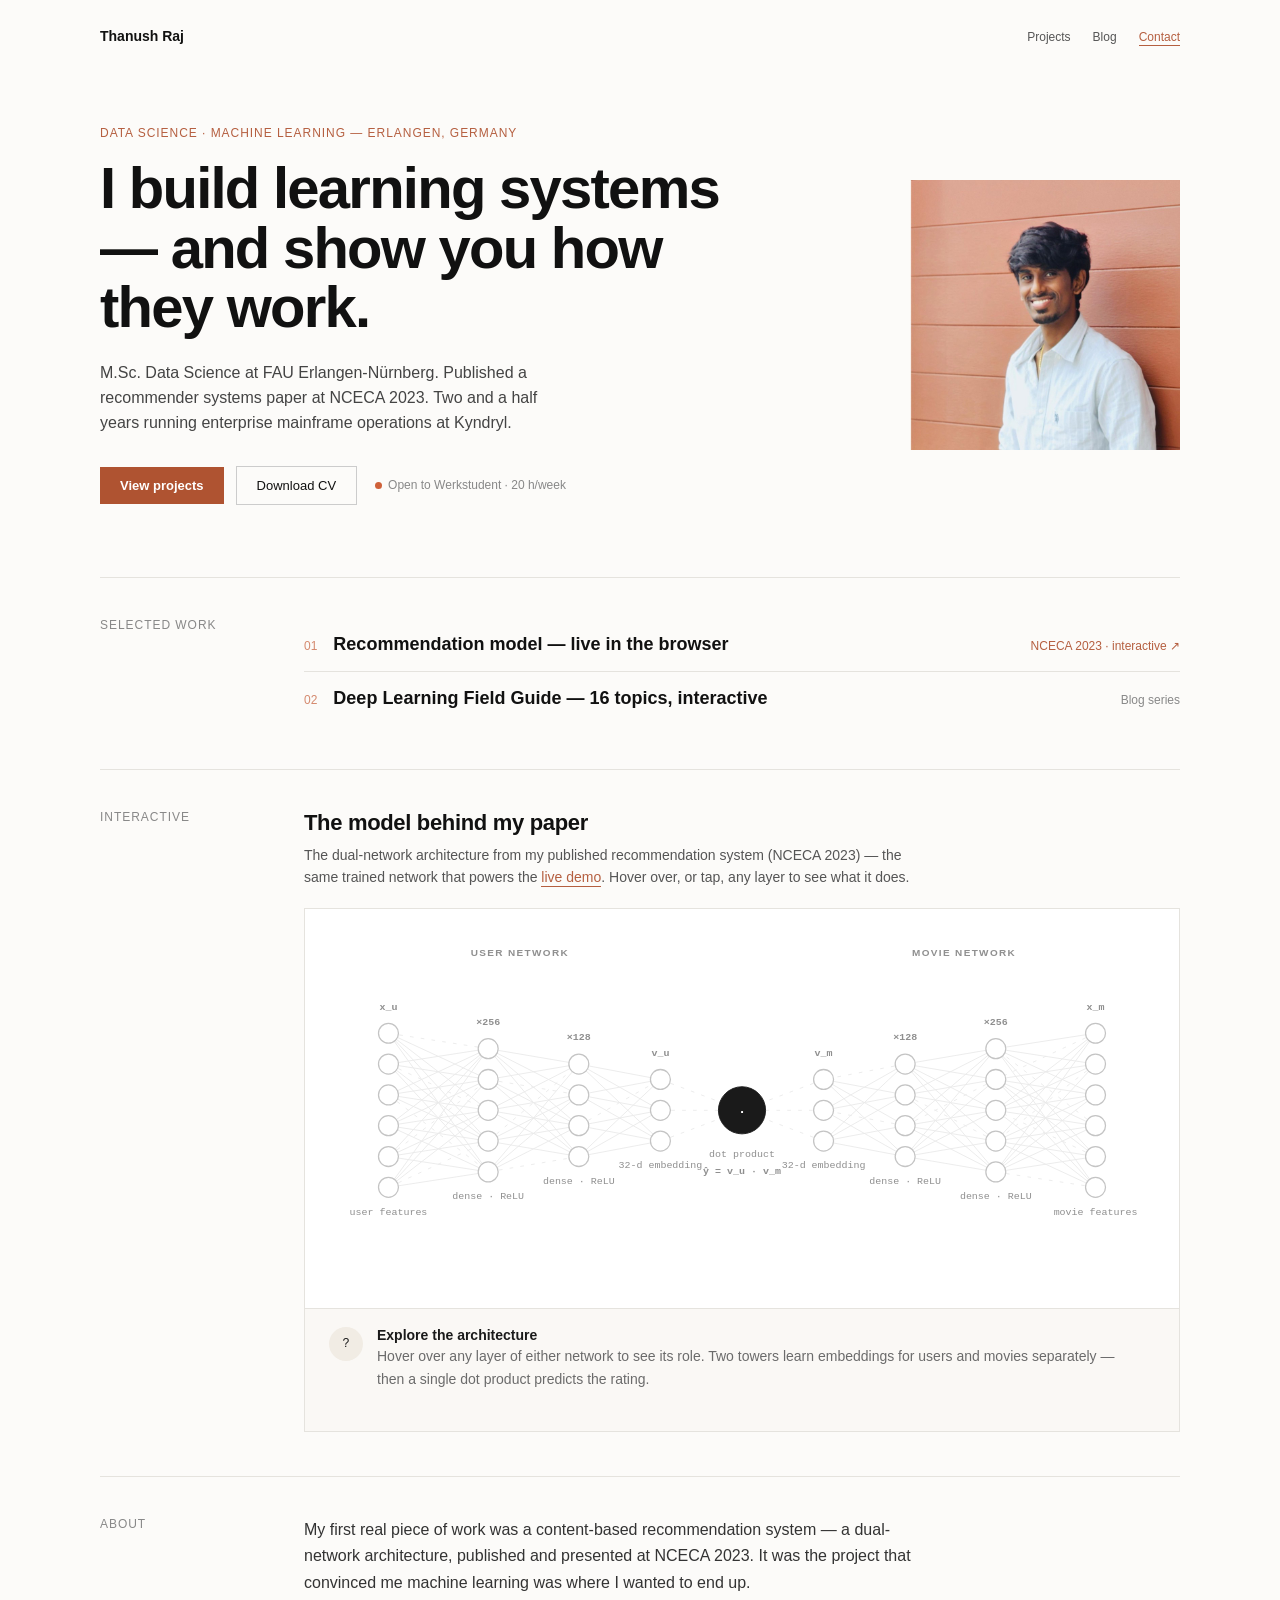
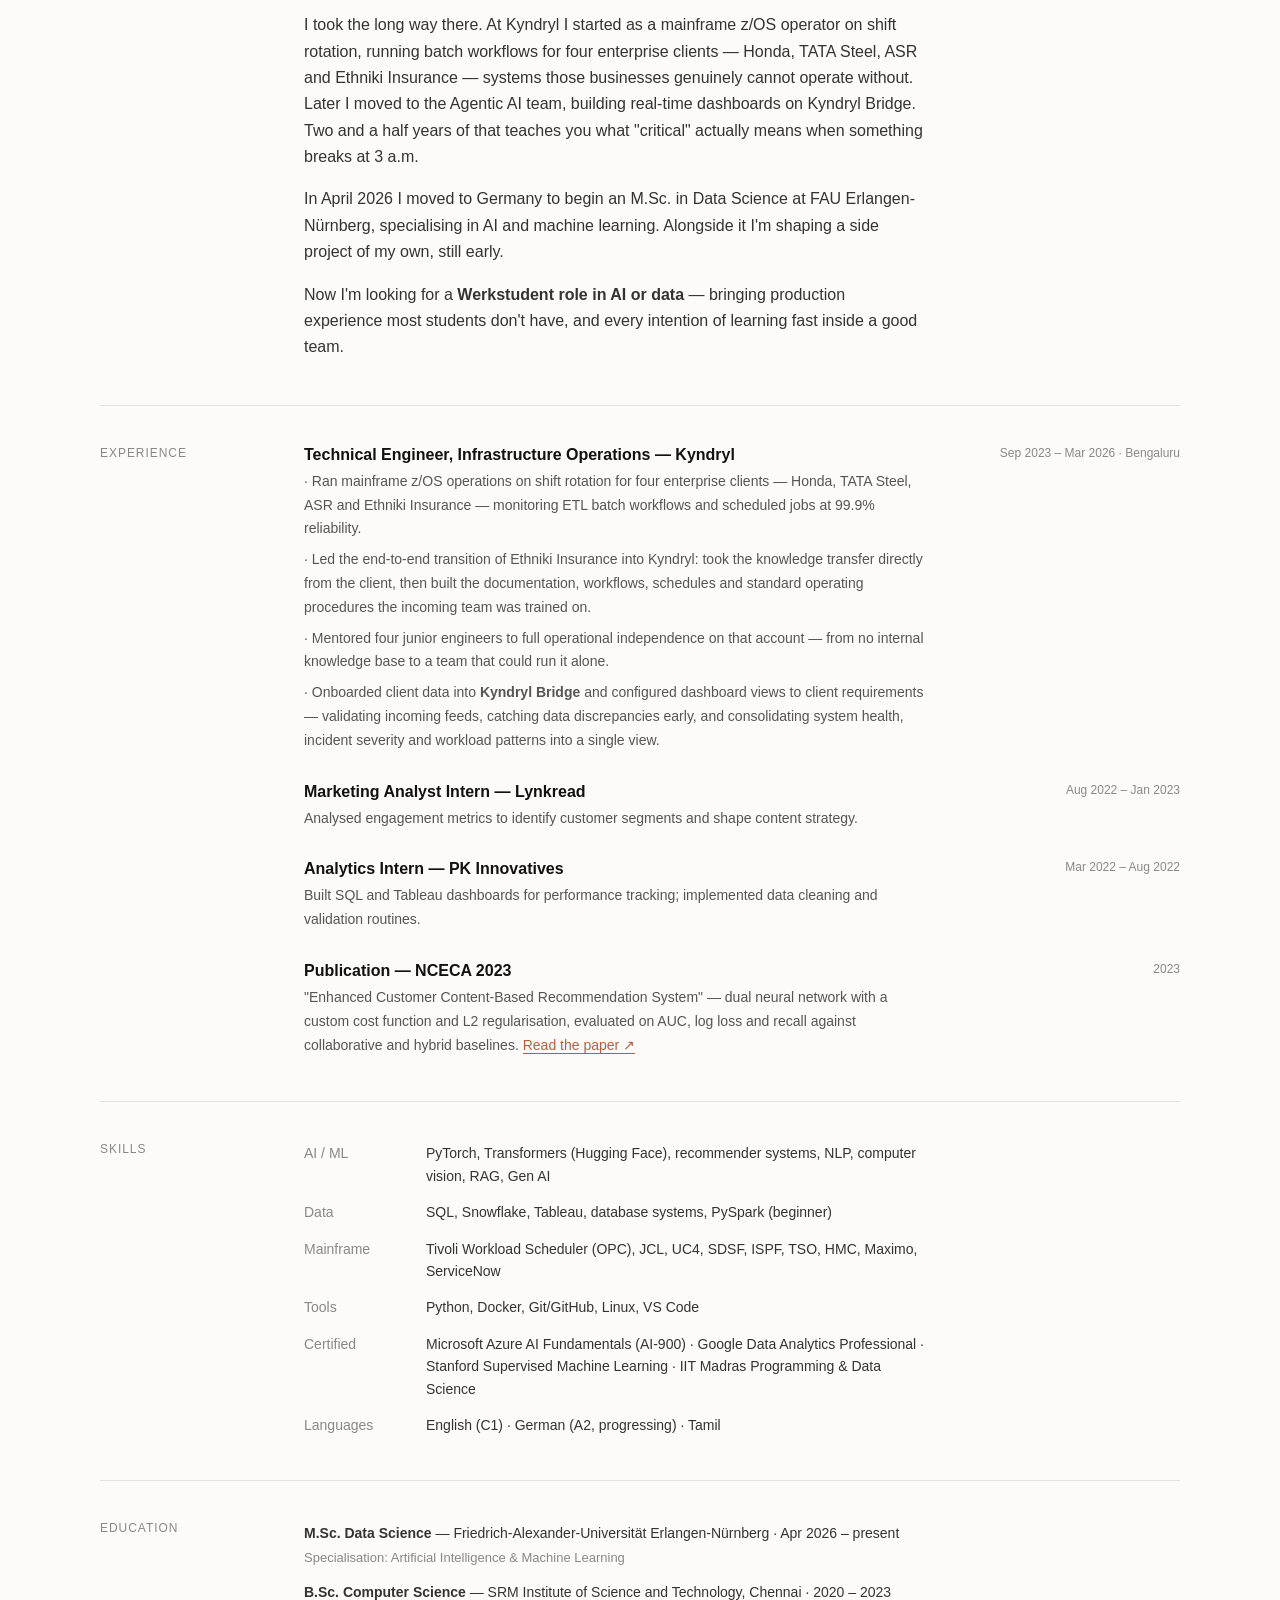
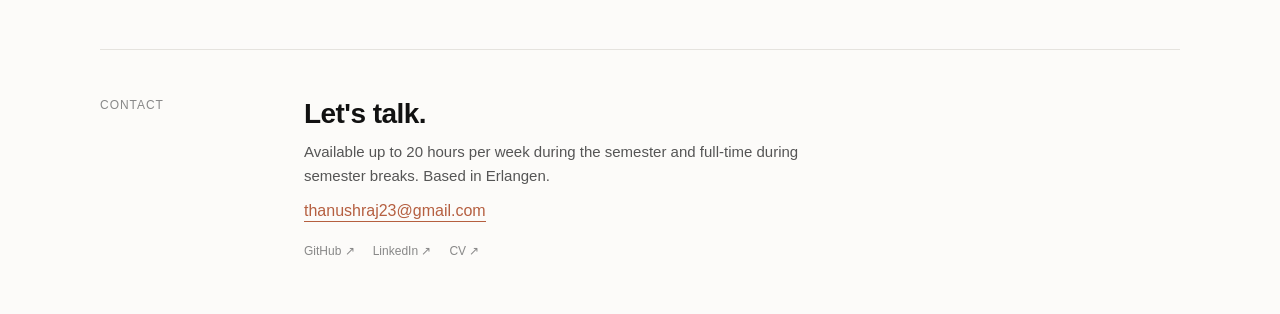
<file: index.html>
<!DOCTYPE html>
<html lang="en">
<head>
<meta charset="utf-8">
<meta name="viewport" content="width=device-width, initial-scale=1">
<link rel="icon" type="image/svg+xml" href="favicon.svg">
<title>Thanush Raj Uma Babu — Data Science & ML</title>
<meta name="description" content="M.Sc. Data Science at FAU Erlangen-Nürnberg. Two and a half years of enterprise infrastructure operations at Kyndryl. Open to Werkstudent roles in AI and data.">
<style>
body{margin:0;background:#fcfbf9;font-family:Helvetica,Arial,sans-serif;color:#111}
a{color:inherit;text-decoration:none}
a:hover{color:oklch(0.58 0.12 40)}
@media(max-width:820px){
  .wrapper{padding:0 22px !important}
  .hero{flex-direction:column-reverse !important;gap:28px !important;padding:44px 0 52px !important}
  .hero h1{font-size:38px !important}
  .row{grid-template-columns:1fr !important;gap:10px !important}
}
</style>
<script src="assets/nn-diagram.js" defer></script>
</head>
<body>
<div class="wrapper" style="max-width:1080px;margin:0 auto;padding:0 48px">

<div style="padding-top:28px;display:flex;justify-content:space-between;align-items:baseline;flex-wrap:wrap;gap:12px">
  <a href="index.html" style="font-size:14px;font-weight:700;color:#111">Thanush Raj</a>
  <div style="display:flex;gap:22px;font-size:12px;color:#555;flex-wrap:wrap">
    <a href="projects/index.html">Projects</a>
    <a href="blog/index.html">Blog</a>
    <a href="#contact" style="color:oklch(0.58 0.12 40);border-bottom:1px solid oklch(0.58 0.12 40);padding-bottom:1px">Contact</a>
  </div>
</div>

<div class="hero" style="padding:80px 0 72px;display:flex;gap:56px;align-items:center">
  <div style="flex:1">
    <div style="font-size:12px;color:oklch(0.58 0.12 40);letter-spacing:.08em;text-transform:uppercase;margin-bottom:18px">Data Science · Machine Learning — Erlangen, Germany</div>
    <h1 style="margin:0;font-size:58px;line-height:1.03;font-weight:700;letter-spacing:-.03em;color:#111;text-wrap:pretty">I build learning systems — and show you how they work.</h1>
    <p style="margin:24px 0 0;font-size:16px;line-height:1.55;color:#444;max-width:480px">M.Sc. Data Science at FAU Erlangen-Nürnberg. Published a recommender systems paper at NCECA 2023. Two and a half years running enterprise mainframe operations at Kyndryl.</p>
    <div style="margin-top:30px;display:flex;gap:12px;align-items:center;flex-wrap:wrap">
      <a href="projects/index.html" style="font-size:13px;font-weight:700;color:#fff;background:oklch(0.55 0.13 40);padding:11px 20px">View projects</a>
      <a href="assets/Thanush_Raj_CV.pdf" target="_blank" style="font-size:13px;color:#111;padding:11px 20px;border:1px solid #ccc">Download CV</a>
      <span style="font-size:12px;color:#888;margin-left:6px;display:flex;align-items:center;gap:6px"><span style="width:7px;height:7px;border-radius:50%;background:oklch(0.62 0.15 40);display:inline-block"></span>Open to Werkstudent · 20 h/week</span>
    </div>
  </div>
  <div style="flex:none">
    <img src="assets/photo.jpeg" alt="Thanush Raj" style="display:block;width:270px;height:270px;object-fit:cover">
  </div>
</div>

<div data-screen-label="Selected work" class="row" style="border-top:1px solid #e5e3de;padding:40px 0 44px;display:grid;grid-template-columns:180px 1fr;gap:24px">
  <div style="font-size:12px;color:#888;letter-spacing:.08em;text-transform:uppercase">Selected work</div>
  <div>
    <a href="projects/recommender-demo.html" style="display:flex;justify-content:space-between;align-items:baseline;gap:20px;padding:16px 0;border-bottom:1px solid #e5e3de">
      <span style="display:flex;gap:16px;align-items:baseline"><span style="font-size:12px;color:oklch(0.7 0.1 40)">01</span><span style="font-size:18px;font-weight:700;color:#111">Recommendation model — live in the browser</span></span>
      <span style="font-size:12px;color:oklch(0.58 0.12 40);flex:none">NCECA 2023 · interactive ↗</span>
    </a>
    <a href="blog/deep-learning-guide.html" style="display:flex;justify-content:space-between;align-items:baseline;gap:20px;padding:16px 0">
      <span style="display:flex;gap:16px;align-items:baseline"><span style="font-size:12px;color:oklch(0.7 0.1 40)">02</span><span style="font-size:18px;font-weight:700;color:#111">Deep Learning Field Guide — 16 topics, interactive</span></span>
      <span style="font-size:12px;color:#888;flex:none">Blog series</span>
    </a>
  </div>
</div>

<div data-screen-label="Interactive model" class="row" style="border-top:1px solid #e5e3de;padding:40px 0 44px;display:grid;grid-template-columns:180px 1fr;gap:24px">
  <div style="font-size:12px;color:#888;letter-spacing:.08em;text-transform:uppercase">Interactive</div>
  <div style="min-width:0">
    <div style="font-size:22px;font-weight:700;letter-spacing:-.015em;color:#111">The model behind my paper</div>
    <p style="margin:8px 0 20px;font-size:14px;line-height:1.6;color:#555;max-width:620px">The dual-network architecture from my published recommendation system (NCECA 2023) — the same trained network that powers the <a href="projects/recommender-demo.html" style="color:oklch(0.58 0.12 40);border-bottom:1px solid oklch(0.58 0.12 40);padding-bottom:1px">live demo</a>. Hover over, or tap, any layer to see what it does.</p>
    <nn-diagram></nn-diagram>
  </div>
</div>

<div id="about" data-screen-label="About" class="row" style="border-top:1px solid #e5e3de;padding:40px 0 44px;display:grid;grid-template-columns:180px 1fr;gap:24px">
  <div style="font-size:12px;color:#888;letter-spacing:.08em;text-transform:uppercase">About</div>
  <div style="max-width:620px">
    <p style="margin:0 0 16px;font-size:16px;line-height:1.65;color:#333">My first real piece of work was a content-based recommendation system — a dual-network architecture, published and presented at NCECA 2023. It was the project that convinced me machine learning was where I wanted to end up.</p>
    <p style="margin:0 0 16px;font-size:16px;line-height:1.65;color:#333">I took the long way there. At Kyndryl I started as a mainframe z/OS operator on shift rotation, running batch workflows for four enterprise clients — Honda, TATA Steel, ASR and Ethniki Insurance — systems those businesses genuinely cannot operate without. Later I moved to the Agentic AI team, building real-time dashboards on Kyndryl Bridge. Two and a half years of that teaches you what "critical" actually means when something breaks at 3 a.m.</p>
    <p style="margin:0 0 16px;font-size:16px;line-height:1.65;color:#333">In April 2026 I moved to Germany to begin an M.Sc. in Data Science at FAU Erlangen-Nürnberg, specialising in AI and machine learning. Alongside it I'm shaping a side project of my own, still early.</p>
    <p style="margin:0;font-size:16px;line-height:1.65;color:#333">Now I'm looking for a <strong>Werkstudent role in AI or data</strong> — bringing production experience most students don't have, and every intention of learning fast inside a good team.</p>
  </div>
</div>

<div data-screen-label="Experience" class="row" style="border-top:1px solid #e5e3de;padding:40px 0 44px;display:grid;grid-template-columns:180px 1fr;gap:24px">
  <div style="font-size:12px;color:#888;letter-spacing:.08em;text-transform:uppercase">Experience</div>
  <div style="display:flex;flex-direction:column;gap:30px">

    <div style="display:grid;grid-template-columns:1fr auto;gap:6px 20px">
      <div style="font-size:16px;font-weight:700">Technical Engineer, Infrastructure Operations — Kyndryl</div>
      <div style="font-size:12px;color:#888">Sep 2023 – Mar 2026 · Bengaluru</div>
      <div style="grid-column:1/-1;font-size:14px;line-height:1.7;color:#555;max-width:620px">
        <div style="margin-bottom:7px">· Ran mainframe z/OS operations on shift rotation for four enterprise clients — Honda, TATA Steel, ASR and Ethniki Insurance — monitoring ETL batch workflows and scheduled jobs at 99.9% reliability.</div>
        <div style="margin-bottom:7px">· Led the end-to-end transition of Ethniki Insurance into Kyndryl: took the knowledge transfer directly from the client, then built the documentation, workflows, schedules and standard operating procedures the incoming team was trained on.</div>
        <div style="margin-bottom:7px">· Mentored four junior engineers to full operational independence on that account — from no internal knowledge base to a team that could run it alone.</div>
        <div>· Onboarded client data into <strong> Kyndryl Bridge </strong> and configured dashboard views to client requirements — validating incoming feeds, catching data discrepancies early, and consolidating system health, incident severity and workload patterns into a single view. </div>
      </div>
    </div>

    <div style="display:grid;grid-template-columns:1fr auto;gap:6px 20px">
      <div style="font-size:16px;font-weight:700">Marketing Analyst Intern — Lynkread</div>
      <div style="font-size:12px;color:#888">Aug 2022 – Jan 2023</div>
      <div style="grid-column:1/-1;font-size:14px;line-height:1.7;color:#555;max-width:620px">Analysed engagement metrics to identify customer segments and shape content strategy.</div>
    </div>

    <div style="display:grid;grid-template-columns:1fr auto;gap:6px 20px">
      <div style="font-size:16px;font-weight:700">Analytics Intern — PK Innovatives</div>
      <div style="font-size:12px;color:#888">Mar 2022 – Aug 2022</div>
      <div style="grid-column:1/-1;font-size:14px;line-height:1.7;color:#555;max-width:620px">Built SQL and Tableau dashboards for performance tracking; implemented data cleaning and validation routines.</div>
    </div>

    <div style="display:grid;grid-template-columns:1fr auto;gap:6px 20px">
      <div style="font-size:16px;font-weight:700">Publication — NCECA 2023</div>
      <div style="font-size:12px;color:#888">2023</div>
      <div style="grid-column:1/-1;font-size:14px;line-height:1.7;color:#555;max-width:620px">"Enhanced Customer Content-Based Recommendation System" — dual neural network with a custom cost function and L2 regularisation, evaluated on AUC, log loss and recall against collaborative and hybrid baselines. <a href="https://doi.org/10.5281/zenodo.7965018" target="_blank" style="color:oklch(0.58 0.12 40);border-bottom:1px solid oklch(0.58 0.12 40)">Read the paper ↗</a></div>
    </div>

  </div>
</div>

<div data-screen-label="Skills" class="row" style="border-top:1px solid #e5e3de;padding:40px 0 44px;display:grid;grid-template-columns:180px 1fr;gap:24px">
  <div style="font-size:12px;color:#888;letter-spacing:.08em;text-transform:uppercase">Skills</div>
  <div style="display:flex;flex-direction:column;gap:14px;max-width:620px">
    <div style="display:flex;gap:12px;font-size:14px;line-height:1.6"><span style="flex:none;width:110px;color:#888">AI / ML</span><span style="color:#333">PyTorch, Transformers (Hugging Face), recommender systems, NLP, computer vision, RAG, Gen AI</span></div>
    <div style="display:flex;gap:12px;font-size:14px;line-height:1.6"><span style="flex:none;width:110px;color:#888">Data</span><span style="color:#333">SQL, Snowflake, Tableau, database systems, PySpark (beginner)</span></div>
    <div style="display:flex;gap:12px;font-size:14px;line-height:1.6"><span style="flex:none;width:110px;color:#888">Mainframe</span><span style="color:#333">Tivoli Workload Scheduler (OPC), JCL, UC4, SDSF, ISPF, TSO, HMC, Maximo, ServiceNow</span></div>
    <div style="display:flex;gap:12px;font-size:14px;line-height:1.6"><span style="flex:none;width:110px;color:#888">Tools</span><span style="color:#333">Python, Docker, Git/GitHub, Linux, VS Code</span></div>
    <div style="display:flex;gap:12px;font-size:14px;line-height:1.6"><span style="flex:none;width:110px;color:#888">Certified</span><span style="color:#333">Microsoft Azure AI Fundamentals (AI-900) · Google Data Analytics Professional · Stanford Supervised Machine Learning · IIT Madras Programming & Data Science</span></div>
    <div style="display:flex;gap:12px;font-size:14px;line-height:1.6"><span style="flex:none;width:110px;color:#888">Languages</span><span style="color:#333">English (C1) · German (A2, progressing) · Tamil</span></div>
  </div>
</div>

<div data-screen-label="Education" class="row" style="border-top:1px solid #e5e3de;padding:40px 0 44px;display:grid;grid-template-columns:180px 1fr;gap:24px">
  <div style="font-size:12px;color:#888;letter-spacing:.08em;text-transform:uppercase">Education</div>
  <div style="font-size:14px;line-height:1.8;color:#333">
    <div><strong>M.Sc. Data Science</strong> — Friedrich-Alexander-Universität Erlangen-Nürnberg · Apr 2026 – present<div style="color:#888;font-size:13px">Specialisation: Artificial Intelligence &amp; Machine Learning</div></div>
    <div style="margin-top:10px"><strong>B.Sc. Computer Science</strong> — SRM Institute of Science and Technology, Chennai · 2020 – 2023</div>
  </div>
</div>

<div id="contact" data-screen-label="Contact" class="row" style="border-top:1px solid #e5e3de;padding:48px 0 56px;display:grid;grid-template-columns:180px 1fr;gap:24px">
  <div style="font-size:12px;color:#888;letter-spacing:.08em;text-transform:uppercase">Contact</div>
  <div>
    <div style="font-size:28px;font-weight:700;letter-spacing:-.02em">Let's talk.</div>
    <p style="margin:10px 0 0;font-size:15px;line-height:1.6;color:#555;max-width:520px">Available up to 20 hours per week during the semester and full-time during semester breaks. Based in Erlangen.</p>
    <a href="mailto:thanushraj23@gmail.com" style="display:inline-block;margin-top:14px;font-size:16px;color:oklch(0.58 0.12 40);border-bottom:1px solid oklch(0.58 0.12 40);padding-bottom:1px">thanushraj23@gmail.com</a>
    <div style="margin-top:22px;display:flex;gap:18px;font-size:12px;color:#888;flex-wrap:wrap">
      <a href="https://github.com/thanushthrony" target="_blank">GitHub ↗</a>
      <a href="https://www.linkedin.com/in/thanush-raj/" target="_blank">LinkedIn ↗</a>
      <a href="assets/Thanush_Raj_CV.pdf" target="_blank">CV ↗</a>
    </div>
  </div>
</div>

</div>
</body>
</html>
</file>
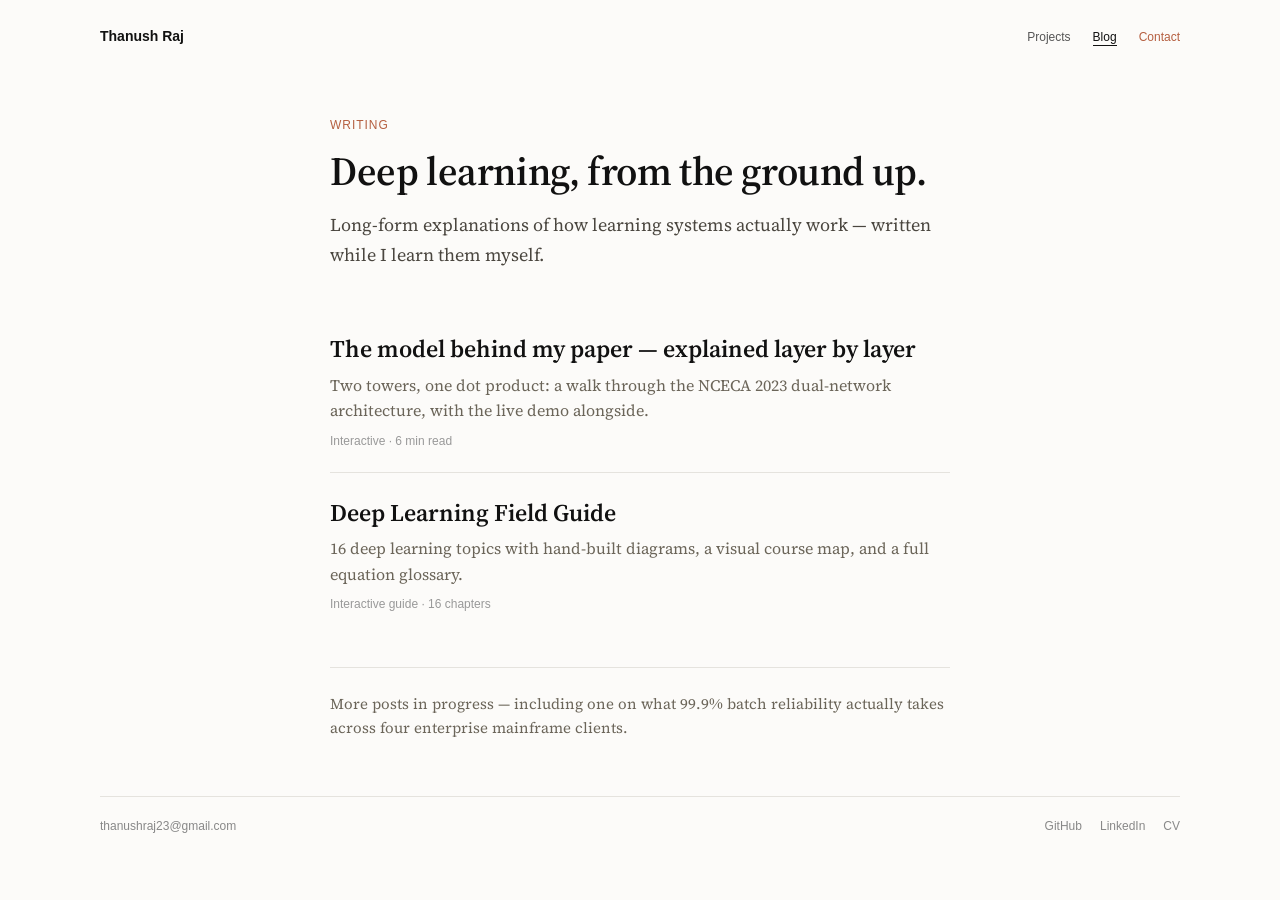
<file: blog/index.html>
<!DOCTYPE html>
<html lang="en">
<head>
<meta charset="utf-8">
<meta name="viewport" content="width=device-width, initial-scale=1">
<link rel="icon" type="image/svg+xml" href="../favicon.svg">
<title>Blog — Thanush Raj Uma Babu</title>
<meta name="description" content="Long-form explanations of how learning systems actually work — written while I learn them myself.">
<link rel="preconnect" href="https://fonts.googleapis.com">
<link rel="preconnect" href="https://fonts.gstatic.com" crossorigin>
<link href="https://fonts.googleapis.com/css2?family=Source+Serif+4:ital,opsz,wght@0,8..60,400..700;1,8..60,400..700&display=swap" rel="stylesheet">
<style>
body{margin:0;background:#fcfbf9;font-family:Helvetica,Arial,sans-serif;color:#111}
a{color:inherit;text-decoration:none}
a:hover{color:oklch(0.58 0.12 40)}
@media(max-width:820px){
  .wrapper{padding:0 22px !important}
  .hero h1{font-size:32px !important}
}
</style>
</head>
<body>
<div class="wrapper" style="max-width:1080px;margin:0 auto;padding:0 48px">

<div style="padding-top:28px;display:flex;justify-content:space-between;align-items:baseline;flex-wrap:wrap;gap:12px">
  <a href="../index.html" style="font-size:14px;font-weight:700;color:#111">Thanush Raj</a>
  <div style="display:flex;gap:22px;font-size:12px;color:#555;flex-wrap:wrap">
    <a href="../projects/index.html">Projects</a>
    <a href="index.html" style="color:#111;border-bottom:1px solid #111;padding-bottom:1px">Blog</a>
    <a href="../index.html#contact" style="color:oklch(0.58 0.12 40)">Contact</a>
  </div>
</div>

<div class="hero" style="max-width:620px;margin:0 auto;padding:72px 0 8px">
  <div style="font-size:12px;color:oklch(0.58 0.12 40);letter-spacing:.08em;text-transform:uppercase;margin-bottom:16px">Writing</div>
  <h1 style="margin:0;font-family:'Source Serif 4',Georgia,serif;font-size:40px;line-height:1.15;font-weight:600;letter-spacing:-.01em">Deep learning, from the ground up.</h1>
  <p style="margin:16px 0 0;font-family:'Source Serif 4',Georgia,serif;font-size:18px;line-height:1.65;color:#4a463f">Long-form explanations of how learning systems actually work — written while I learn them myself.</p>
</div>

<div data-screen-label="Blog posts" style="max-width:620px;margin:0 auto;padding:32px 0 8px">
  <a href="../projects/recommender-demo.html" style="display:block;padding:24px 0;border-bottom:1px solid #e5e3de">
    <div style="font-family:'Source Serif 4',Georgia,serif;font-size:24px;font-weight:600;line-height:1.3;color:#111">The model behind my paper — explained layer by layer</div>
    <p style="margin:8px 0 0;font-family:'Source Serif 4',Georgia,serif;font-size:16px;line-height:1.6;color:#6b6559">Two towers, one dot product: a walk through the NCECA 2023 dual-network architecture, with the live demo alongside.</p>
    <div style="margin-top:10px;font-size:12px;color:#999">Interactive · 6 min read</div>
  </a>
  <a href="deep-learning-guide.html" style="display:block;padding:24px 0">
    <div style="font-family:'Source Serif 4',Georgia,serif;font-size:24px;font-weight:600;line-height:1.3;color:#111">Deep Learning Field Guide</div>
    <p style="margin:8px 0 0;font-family:'Source Serif 4',Georgia,serif;font-size:16px;line-height:1.6;color:#6b6559">16 deep learning topics with hand-built diagrams, a visual course map, and a full equation glossary.</p>
    <div style="margin-top:10px;font-size:12px;color:#999">Interactive guide · 16 chapters</div>
  </a>
</div>

<div style="max-width:620px;margin:0 auto;padding:24px 0 56px">
  <div style="border-top:1px solid #e5e3de;padding-top:24px;font-family:'Source Serif 4',Georgia,serif;font-size:15px;line-height:1.6;color:#6b6559">
    More posts in progress — including one on what 99.9% batch reliability actually takes across four enterprise mainframe clients.
  </div>
</div>

<div style="border-top:1px solid #e5e3de;padding:22px 0 28px;display:flex;justify-content:space-between;font-size:12px;color:#888;gap:16px;flex-wrap:wrap">
  <a href="mailto:thanushraj23@gmail.com">thanushraj23@gmail.com</a>
  <div style="display:flex;gap:18px;flex-wrap:wrap"><a href="https://github.com/thanushthrony" target="_blank" rel="noopener">GitHub</a><a href="https://www.linkedin.com/in/thanush-raj/" target="_blank" rel="noopener">LinkedIn</a><a href="../assets/Thanush_Raj_CV.pdf" target="_blank">CV</a></div>
</div>

</div>
</body>
</html>
</file>
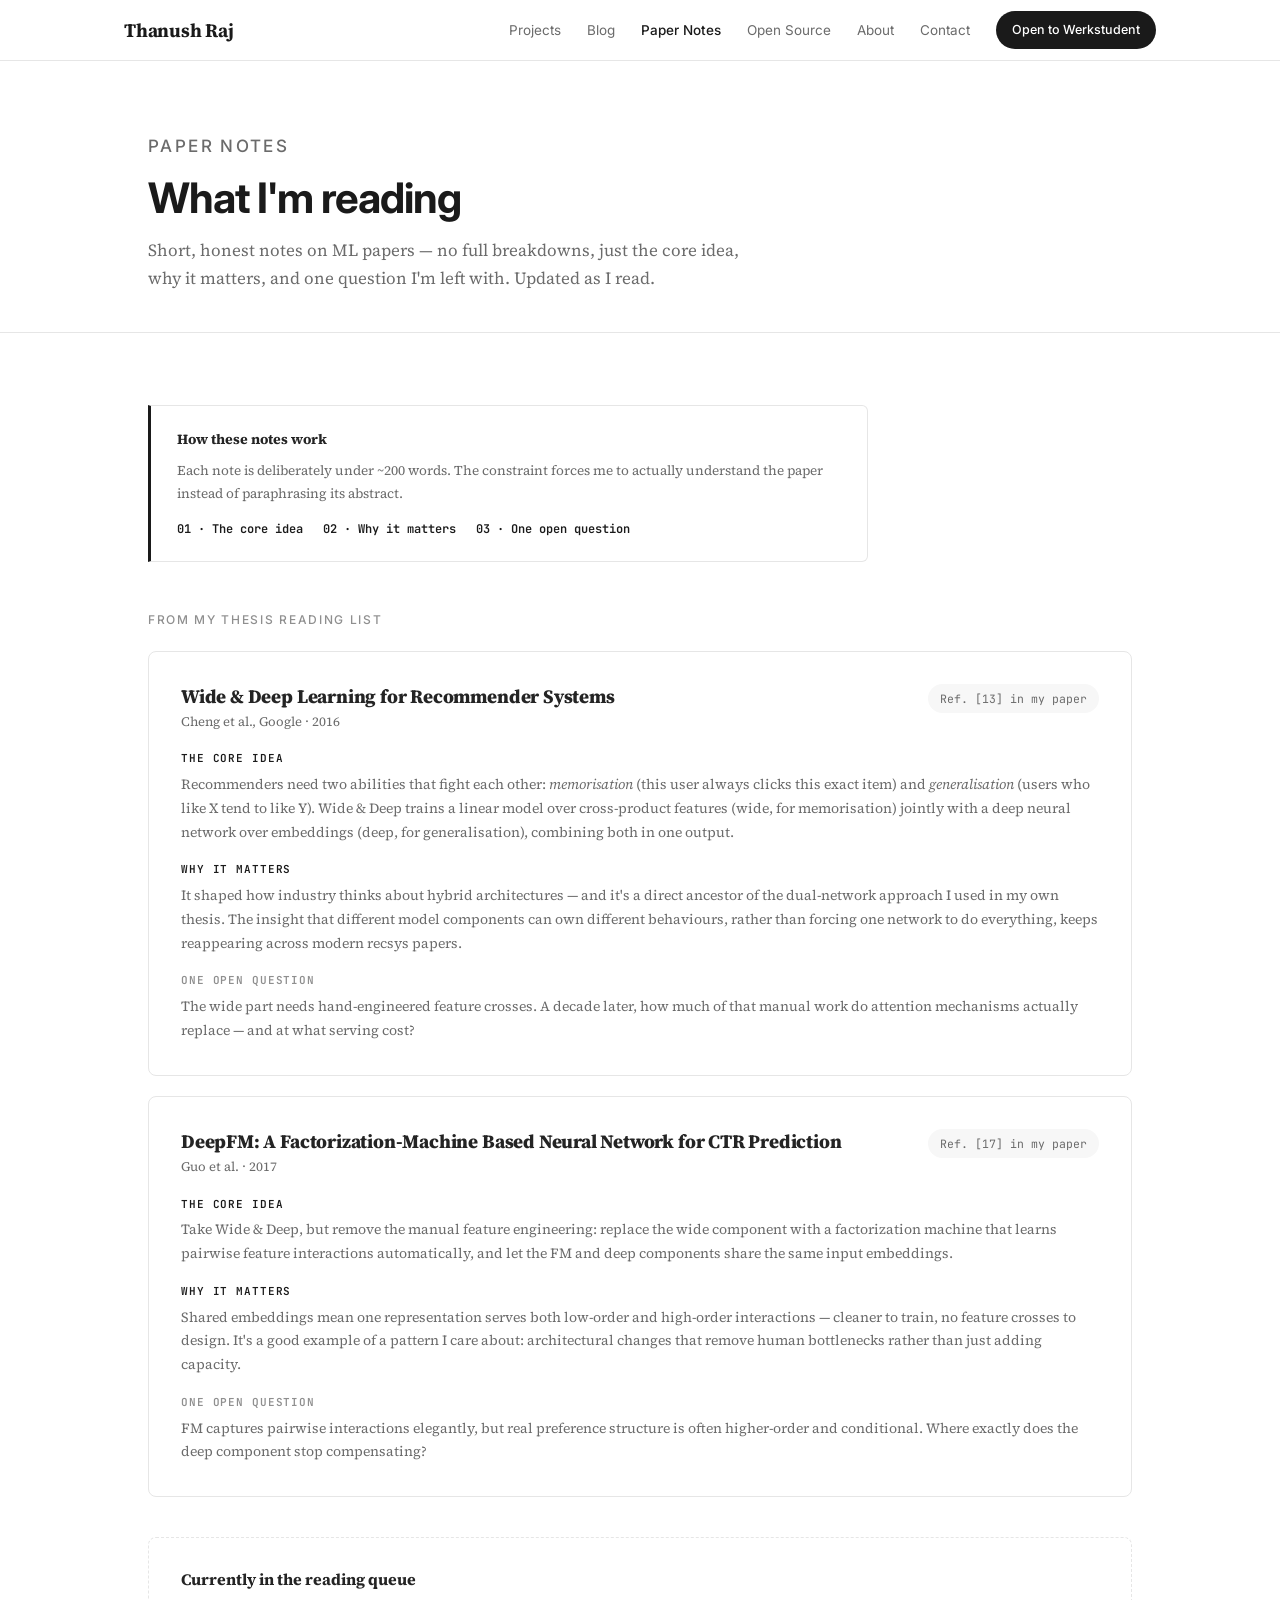
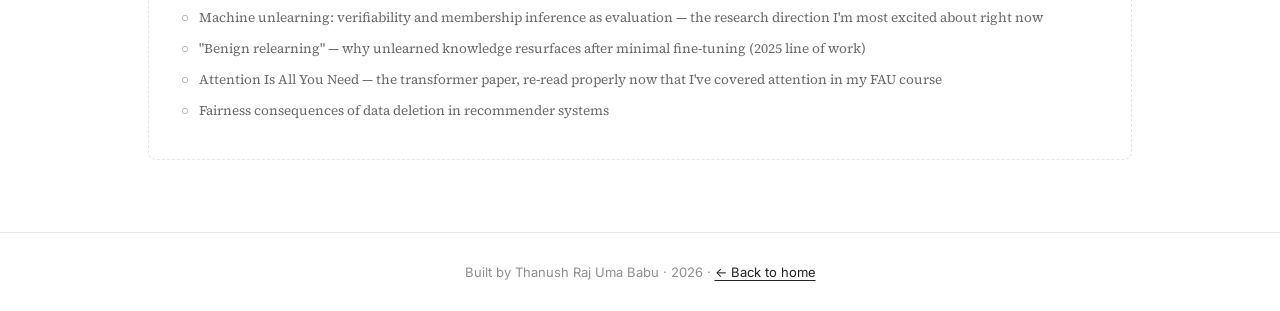
<file: notes/index.html>
<!DOCTYPE html>
<html lang="en">
<head>
<meta charset="UTF-8">
<meta name="viewport" content="width=device-width, initial-scale=1.0">
<title>Paper Notes — Thanush Raj Uma Babu</title>
<meta name="description" content="Short, honest notes on machine learning papers — one core idea, why it matters, one open question.">
<link rel="preconnect" href="https://fonts.googleapis.com">
<link rel="preconnect" href="https://fonts.gstatic.com" crossorigin>
<link href="https://fonts.googleapis.com/css2?family=Inter:wght@400;500;600;700&family=Source+Serif+4:ital,opsz,wght@0,8..60,400;0,8..60,600&family=JetBrains+Mono:wght@400;500;600&display=swap" rel="stylesheet">
<link rel="stylesheet" href="../assets/style.css">
<style>
.format-card{background:var(--surface);border:1px solid var(--border);border-left:3px solid var(--mint);border-radius:0 var(--radius) var(--radius) 0;padding:22px 26px;margin-bottom:48px;max-width:720px;}
.format-card h3{font-size:14px;font-weight:700;margin-bottom:8px;}
.format-card p{font-size:13.5px;color:var(--text-secondary);line-height:1.65;}
.format-card .steps{display:flex;gap:20px;margin-top:14px;flex-wrap:wrap;}
.format-step{font-family:var(--mono);font-size:12px;color:var(--primary);font-weight:600;}
.note-card{background:var(--surface);border:1px solid var(--border);border-radius:var(--radius-lg);padding:32px;margin-bottom:20px;transition:border-color .2s, box-shadow .2s;}
.note-card:hover{border-color:var(--primary);box-shadow:var(--shadow);}
.note-top{display:flex;justify-content:space-between;gap:16px;align-items:flex-start;flex-wrap:wrap;margin-bottom:12px;}
.note-paper{font-size:19px;font-weight:800;letter-spacing:-0.01em;line-height:1.3;}
.note-authors{font-size:13px;color:var(--text-secondary);margin-top:3px;}
.note-date{font-family:var(--mono);font-size:11.5px;color:var(--text-secondary);flex-shrink:0;background:var(--code-bg);padding:5px 12px;border-radius:100px;}
.note-block{margin-top:16px;}
.note-block-label{font-family:var(--mono);font-size:11px;font-weight:600;letter-spacing:0.08em;text-transform:uppercase;margin-bottom:5px;}
.nb-idea .note-block-label{color:var(--primary);}
.nb-why .note-block-label{color:#1A1A1A;}
.nb-q .note-block-label{color:#8F8F8F;}
.note-block p{font-size:14px;color:var(--text-secondary);line-height:1.7;}
.queue{background:var(--surface);border:1px dashed var(--border);border-radius:var(--radius-lg);padding:28px 32px;margin-top:40px;}
.queue h3{font-size:16px;font-weight:700;margin-bottom:14px;}
.queue-item{display:flex;gap:10px;align-items:baseline;font-size:13.5px;color:var(--text-secondary);margin-bottom:8px;}
.queue-item::before{content:'○';color:var(--amber);font-weight:600;}
</style>
</head>
<body>

<nav class="nav dark-page" id="nav">
  <div class="nav-inner">
    <a href="../../Home.dc.html" class="nav-logo">Thanush Raj</a>
    <div class="nav-links" id="navLinks">
      <a href="../../Projects.dc.html">Projects</a>
      <a href="../../Blog.dc.html">Blog</a>
      <a href="index.html" class="active">Paper Notes</a>
      <a href="../opensource/index.html">Open Source</a>
      <a href="../../Home.dc.html#about">About</a>
      <a href="../../Home.dc.html#contact">Contact</a>
      <a href="../../Home.dc.html#contact" class="werkstudent-badge">Open to Werkstudent</a>
    </div>
    <button class="nav-toggle" id="navToggle" aria-label="Menu"><span></span><span></span><span></span></button>
  </div>
</nav>

<header class="page-hero">
  <div class="wrap">
    <p class="page-hero-eyebrow">Paper Notes</p>
    <h1>What I'm reading</h1>
    <p>Short, honest notes on ML papers — no full breakdowns, just the core idea, why it matters, and one question I'm left with. Updated as I read.</p>
  </div>
</header>

<section class="section">
  <div class="wrap">

    <div class="format-card reveal">
      <h3>How these notes work</h3>
      <p>Each note is deliberately under ~200 words. The constraint forces me to actually understand the paper instead of paraphrasing its abstract.</p>
      <div class="steps">
        <span class="format-step">01 · The core idea</span>
        <span class="format-step">02 · Why it matters</span>
        <span class="format-step">03 · One open question</span>
      </div>
    </div>

    <p class="section-label" style="margin-bottom:20px;">From my thesis reading list</p>

    <div class="note-card reveal">
      <div class="note-top">
        <div>
          <div class="note-paper">Wide & Deep Learning for Recommender Systems</div>
          <div class="note-authors">Cheng et al., Google · 2016</div>
        </div>
        <span class="note-date">Ref. [13] in my paper</span>
      </div>
      <div class="note-block nb-idea">
        <div class="note-block-label">The core idea</div>
        <p>Recommenders need two abilities that fight each other: <em>memorisation</em> (this user always clicks this exact item) and <em>generalisation</em> (users who like X tend to like Y). Wide & Deep trains a linear model over cross-product features (wide, for memorisation) jointly with a deep neural network over embeddings (deep, for generalisation), combining both in one output.</p>
      </div>
      <div class="note-block nb-why">
        <div class="note-block-label">Why it matters</div>
        <p>It shaped how industry thinks about hybrid architectures — and it's a direct ancestor of the dual-network approach I used in my own thesis. The insight that different model components can own different behaviours, rather than forcing one network to do everything, keeps reappearing across modern recsys papers.</p>
      </div>
      <div class="note-block nb-q">
        <div class="note-block-label">One open question</div>
        <p>The wide part needs hand-engineered feature crosses. A decade later, how much of that manual work do attention mechanisms actually replace — and at what serving cost?</p>
      </div>
    </div>

    <div class="note-card reveal">
      <div class="note-top">
        <div>
          <div class="note-paper">DeepFM: A Factorization-Machine Based Neural Network for CTR Prediction</div>
          <div class="note-authors">Guo et al. · 2017</div>
        </div>
        <span class="note-date">Ref. [17] in my paper</span>
      </div>
      <div class="note-block nb-idea">
        <div class="note-block-label">The core idea</div>
        <p>Take Wide & Deep, but remove the manual feature engineering: replace the wide component with a factorization machine that learns pairwise feature interactions automatically, and let the FM and deep components share the same input embeddings.</p>
      </div>
      <div class="note-block nb-why">
        <div class="note-block-label">Why it matters</div>
        <p>Shared embeddings mean one representation serves both low-order and high-order interactions — cleaner to train, no feature crosses to design. It's a good example of a pattern I care about: architectural changes that remove human bottlenecks rather than just adding capacity.</p>
      </div>
      <div class="note-block nb-q">
        <div class="note-block-label">One open question</div>
        <p>FM captures pairwise interactions elegantly, but real preference structure is often higher-order and conditional. Where exactly does the deep component stop compensating?</p>
      </div>
    </div>

    <div class="queue reveal">
      <h3>Currently in the reading queue</h3>
      <div class="queue-item">Machine unlearning: verifiability and membership inference as evaluation — the research direction I'm most excited about right now</div>
      <div class="queue-item">"Benign relearning" — why unlearned knowledge resurfaces after minimal fine-tuning (2025 line of work)</div>
      <div class="queue-item">Attention Is All You Need — the transformer paper, re-read properly now that I've covered attention in my FAU course</div>
      <div class="queue-item">Fairness consequences of data deletion in recommender systems</div>
    </div>

  </div>
</section>

<footer>
  <div class="wrap"><p>Built by Thanush Raj Uma Babu · 2026 · <a href="../../Home.dc.html">← Back to home</a></p></div>
</footer>

<script>
const nav=document.getElementById('nav');
window.addEventListener('scroll',()=>nav.classList.toggle('scrolled',window.scrollY>40));
document.getElementById('navToggle').addEventListener('click',()=>document.getElementById('navLinks').classList.toggle('open'));
const obs=new IntersectionObserver(es=>es.forEach(e=>{if(e.isIntersecting)e.target.classList.add('visible');}),{threshold:0.1});
document.querySelectorAll('.reveal').forEach(el=>obs.observe(el));
</script>
</body>
</html>
</file>
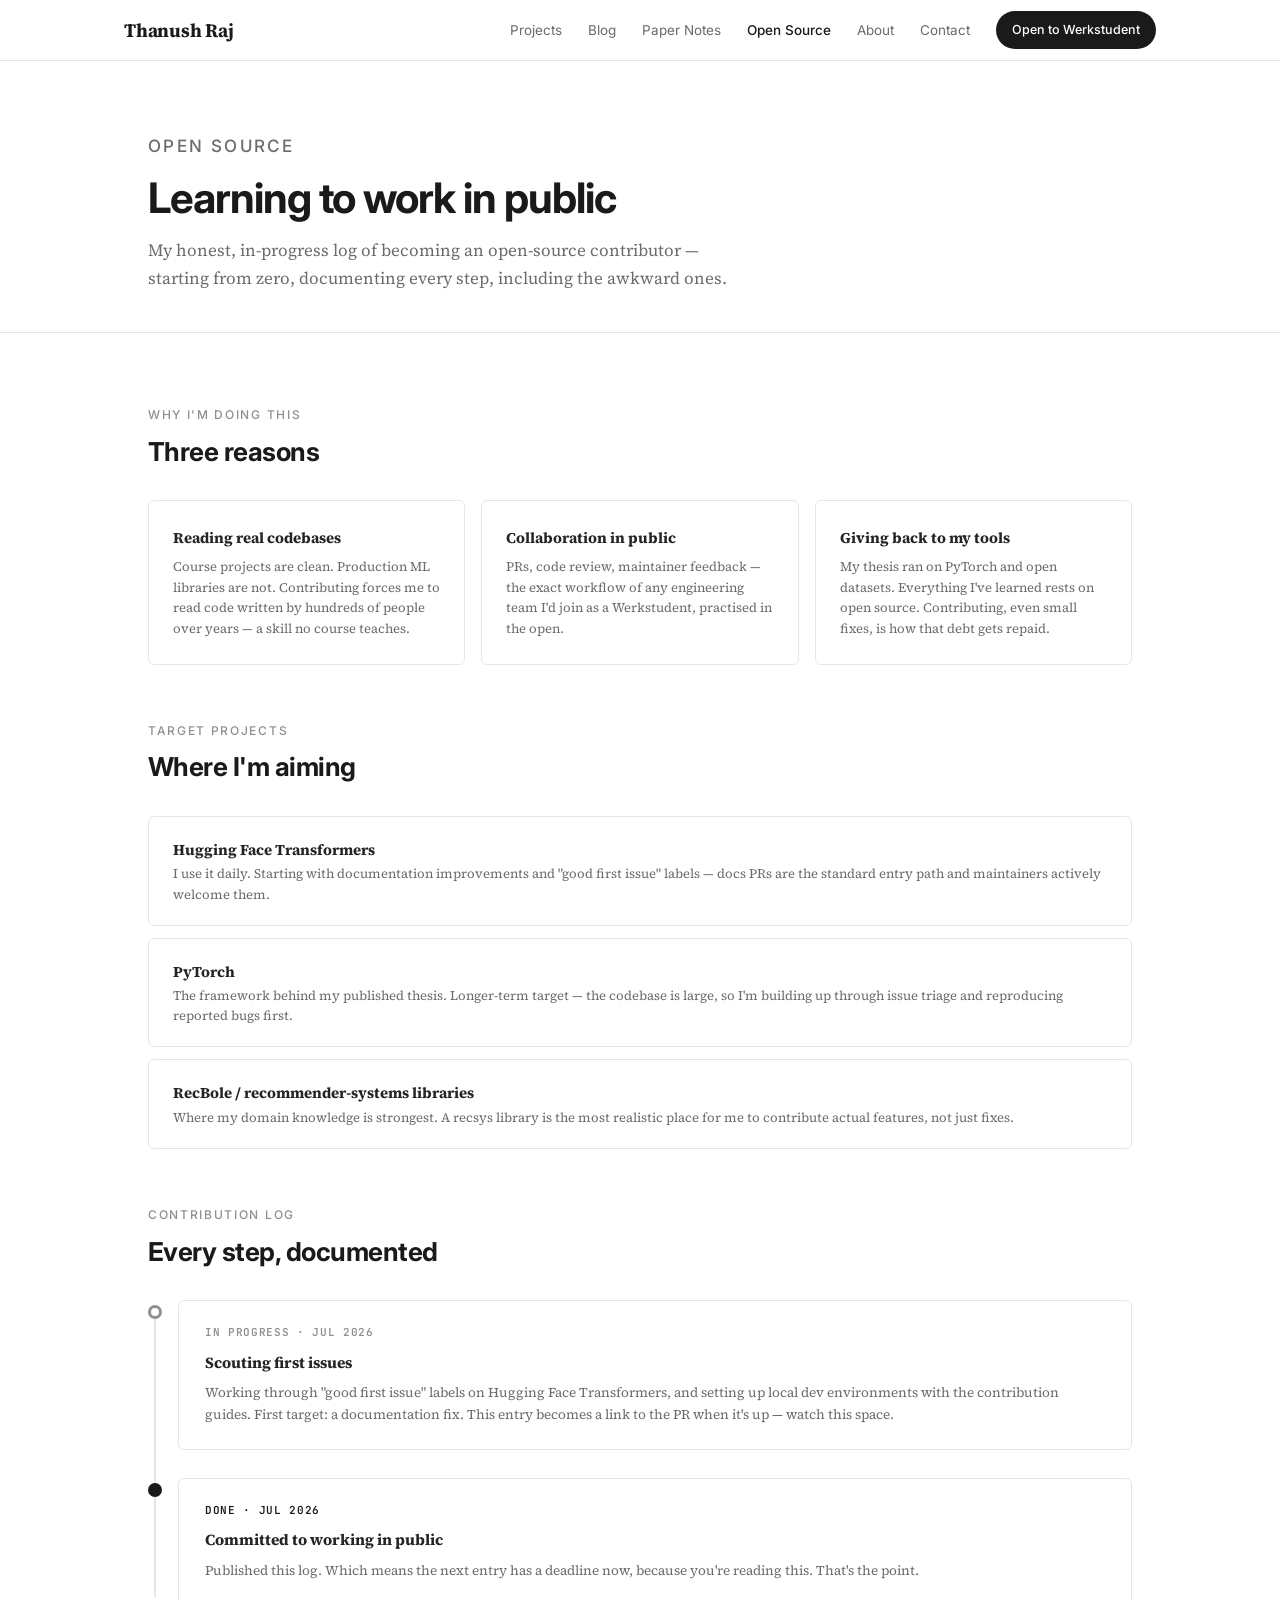
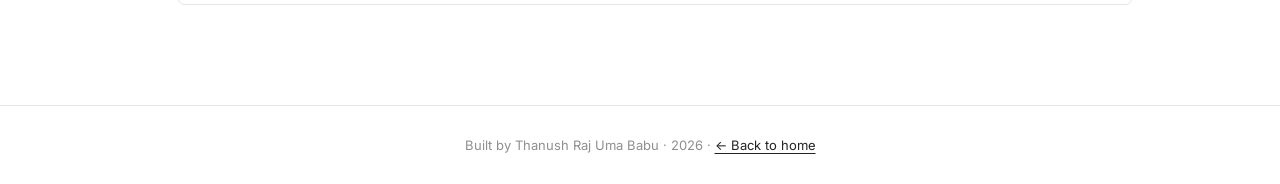
<file: opensource/index.html>
<!DOCTYPE html>
<html lang="en">
<head>
<meta charset="UTF-8">
<meta name="viewport" content="width=device-width, initial-scale=1.0">
<title>Open Source — Thanush Raj Uma Babu</title>
<meta name="description" content="Documenting my path into open-source contribution — how I pick issues, what I learn, and every PR along the way.">
<link rel="preconnect" href="https://fonts.googleapis.com">
<link rel="preconnect" href="https://fonts.gstatic.com" crossorigin>
<link href="https://fonts.googleapis.com/css2?family=Inter:wght@400;500;600;700&family=Source+Serif+4:ital,opsz,wght@0,8..60,400;0,8..60,600&family=JetBrains+Mono:wght@400;500;600&display=swap" rel="stylesheet">
<link rel="stylesheet" href="../assets/style.css">
<style>
.why-grid{display:grid;grid-template-columns:1fr 1fr 1fr;gap:16px;margin-bottom:56px;}
.why-card{background:var(--surface);border:1px solid var(--border);border-radius:var(--radius);padding:24px;}
.why-card .emoji{font-size:24px;margin-bottom:12px;}
.why-card h4{font-size:15px;font-weight:700;margin-bottom:6px;}
.why-card p{font-size:13px;color:var(--text-secondary);line-height:1.6;}
.target-list{display:grid;gap:12px;margin-bottom:56px;}
.target-row{display:flex;align-items:center;gap:18px;background:var(--surface);border:1px solid var(--border);border-radius:var(--radius);padding:20px 24px;}
.target-icon{width:42px;height:42px;border-radius:10px;background:var(--code-bg);display:flex;align-items:center;justify-content:center;font-family:var(--mono);font-weight:600;font-size:13px;color:var(--text);flex-shrink:0;}
.target-name{font-size:15px;font-weight:700;}
.target-why{font-size:13px;color:var(--text-secondary);margin-top:2px;line-height:1.55;}
.log{position:relative;padding-left:30px;}
.log::before{content:'';position:absolute;left:6px;top:8px;bottom:8px;width:2px;background:var(--border);}
.log-item{position:relative;margin-bottom:28px;}
.log-dot{position:absolute;left:-30px;top:5px;width:14px;height:14px;border-radius:50%;border:3px solid var(--amber);background:var(--bg);}
.log-item.done .log-dot{border-color:var(--mint);background:var(--mint);}
.log-card{background:var(--surface);border:1px solid var(--border);border-radius:var(--radius);padding:22px 26px;}
.log-status{font-family:var(--mono);font-size:11px;font-weight:600;letter-spacing:0.06em;text-transform:uppercase;margin-bottom:8px;}
.log-item.done .log-status{color:#1A1A1A;}
.log-item:not(.done) .log-status{color:#8F8F8F;}
.log-title{font-size:15.5px;font-weight:700;margin-bottom:6px;}
.log-desc{font-size:13.5px;color:var(--text-secondary);line-height:1.65;}
@media(max-width:768px){.why-grid{grid-template-columns:1fr;}}
</style>
</head>
<body>

<nav class="nav dark-page" id="nav">
  <div class="nav-inner">
    <a href="../../Home.dc.html" class="nav-logo">Thanush Raj</a>
    <div class="nav-links" id="navLinks">
      <a href="../../Projects.dc.html">Projects</a>
      <a href="../../Blog.dc.html">Blog</a>
      <a href="../notes/index.html">Paper Notes</a>
      <a href="index.html" class="active">Open Source</a>
      <a href="../../Home.dc.html#about">About</a>
      <a href="../../Home.dc.html#contact">Contact</a>
      <a href="../../Home.dc.html#contact" class="werkstudent-badge">Open to Werkstudent</a>
    </div>
    <button class="nav-toggle" id="navToggle" aria-label="Menu"><span></span><span></span><span></span></button>
  </div>
</nav>

<header class="page-hero">
  <div class="wrap">
    <p class="page-hero-eyebrow">Open Source</p>
    <h1>Learning to work in public</h1>
    <p>My honest, in-progress log of becoming an open-source contributor — starting from zero, documenting every step, including the awkward ones.</p>
  </div>
</header>

<section class="section">
  <div class="wrap">

    <p class="section-label">Why I'm doing this</p>
    <h2 class="section-title" style="margin-bottom:32px;">Three reasons</h2>
    <div class="why-grid">
      <div class="why-card reveal">
        <h4>Reading real codebases</h4>
        <p>Course projects are clean. Production ML libraries are not. Contributing forces me to read code written by hundreds of people over years — a skill no course teaches.</p>
      </div>
      <div class="why-card reveal">
        <h4>Collaboration in public</h4>
        <p>PRs, code review, maintainer feedback — the exact workflow of any engineering team I'd join as a Werkstudent, practised in the open.</p>
      </div>
      <div class="why-card reveal">
        <h4>Giving back to my tools</h4>
        <p>My thesis ran on PyTorch and open datasets. Everything I've learned rests on open source. Contributing, even small fixes, is how that debt gets repaid.</p>
      </div>
    </div>

    <p class="section-label">Target projects</p>
    <h2 class="section-title" style="margin-bottom:32px;">Where I'm aiming</h2>
    <div class="target-list">
      <div class="target-row reveal">
        
        <div>
          <div class="target-name">Hugging Face Transformers</div>
          <div class="target-why">I use it daily. Starting with documentation improvements and "good first issue" labels — docs PRs are the standard entry path and maintainers actively welcome them.</div>
        </div>
      </div>
      <div class="target-row reveal">
        
        <div>
          <div class="target-name">PyTorch</div>
          <div class="target-why">The framework behind my published thesis. Longer-term target — the codebase is large, so I'm building up through issue triage and reproducing reported bugs first.</div>
        </div>
      </div>
      <div class="target-row reveal">
        
        <div>
          <div class="target-name">RecBole / recommender-systems libraries</div>
          <div class="target-why">Where my domain knowledge is strongest. A recsys library is the most realistic place for me to contribute actual features, not just fixes.</div>
        </div>
      </div>
    </div>

    <p class="section-label">Contribution log</p>
    <h2 class="section-title" style="margin-bottom:32px;">Every step, documented</h2>
    <div class="log">
      <div class="log-item reveal">
        <div class="log-dot"></div>
        <div class="log-card">
          <div class="log-status">In progress · Jul 2026</div>
          <div class="log-title">Scouting first issues</div>
          <div class="log-desc">Working through "good first issue" labels on Hugging Face Transformers, and setting up local dev environments with the contribution guides. First target: a documentation fix. This entry becomes a link to the PR when it's up — watch this space.</div>
        </div>
      </div>
      <div class="log-item done reveal">
        <div class="log-dot"></div>
        <div class="log-card">
          <div class="log-status">Done · Jul 2026</div>
          <div class="log-title">Committed to working in public</div>
          <div class="log-desc">Published this log. Which means the next entry has a deadline now, because you're reading this. That's the point.</div>
        </div>
      </div>
    </div>

  </div>
</section>

<footer>
  <div class="wrap"><p>Built by Thanush Raj Uma Babu · 2026 · <a href="../../Home.dc.html">← Back to home</a></p></div>
</footer>

<script>
const nav=document.getElementById('nav');
window.addEventListener('scroll',()=>nav.classList.toggle('scrolled',window.scrollY>40));
document.getElementById('navToggle').addEventListener('click',()=>document.getElementById('navLinks').classList.toggle('open'));
const obs=new IntersectionObserver(es=>es.forEach(e=>{if(e.isIntersecting)e.target.classList.add('visible');}),{threshold:0.1});
document.querySelectorAll('.reveal').forEach(el=>obs.observe(el));
</script>
</body>
</html>
</file>
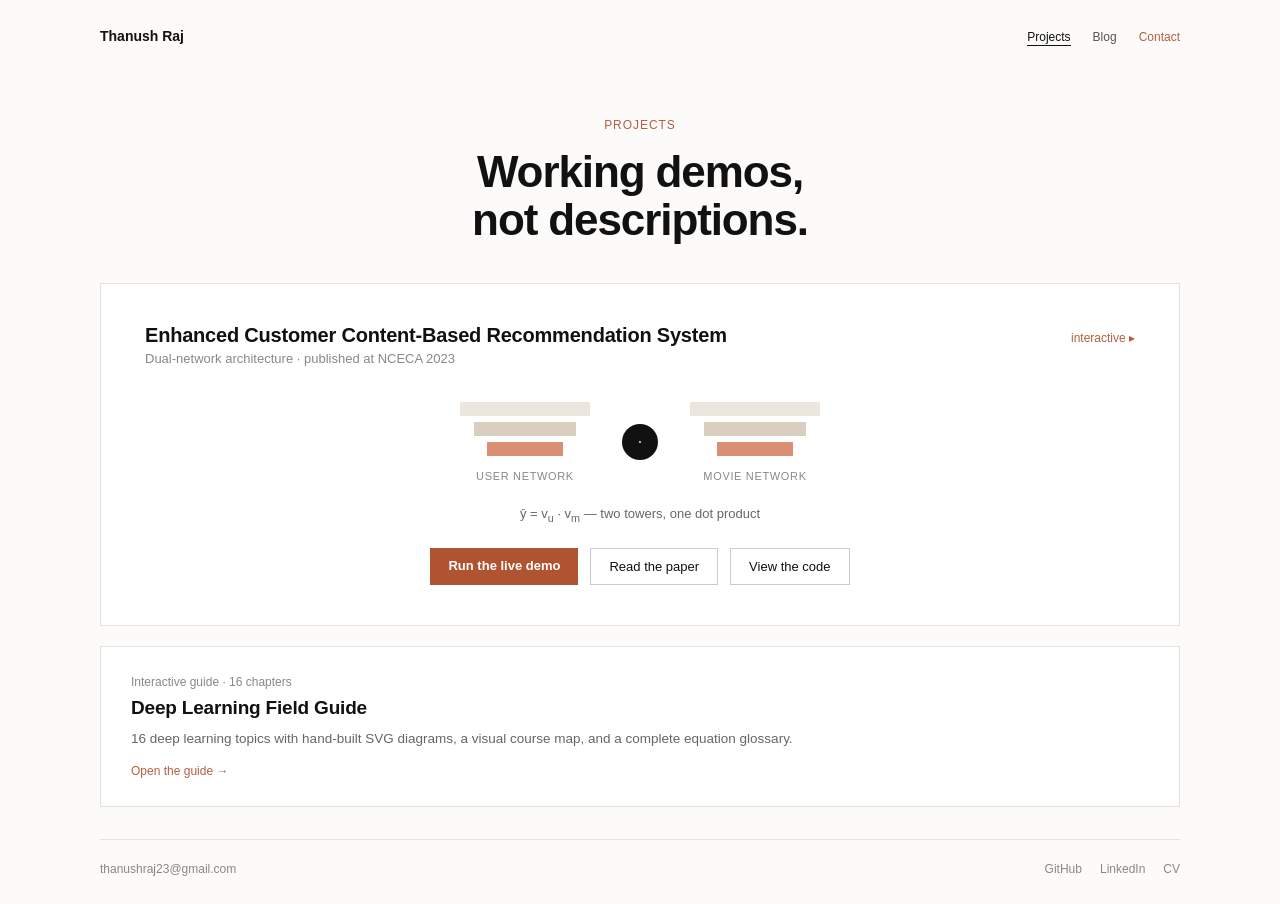
<file: projects/index.html>
<!DOCTYPE html>
<html lang="en">
<head>
<meta charset="utf-8">
<meta name="viewport" content="width=device-width, initial-scale=1">
<link rel="icon" type="image/svg+xml" href="../favicon.svg">
<title>Projects — Thanush Raj Uma Babu</title>
<meta name="description" content="Working demos, not descriptions — a live recommendation model, an interactive deep learning guide, and reading notes.">
<style>
body{margin:0;background:#fcfbf9;font-family:Helvetica,Arial,sans-serif;color:#111}
a{color:inherit;text-decoration:none}
a:hover{color:oklch(0.58 0.12 40)}
@media(max-width:820px){
  .wrapper{padding:0 22px !important}
  .grid2{grid-template-columns:1fr !important}
  .row{grid-template-columns:1fr !important;gap:10px !important}
  .hero h1{font-size:34px !important}
  .demo{padding:28px 22px !important}
  .towers{flex-direction:column !important;gap:18px !important}
}
</style>
</head>
<body>
<div class="wrapper" style="max-width:1080px;margin:0 auto;padding:0 48px">

<div style="padding-top:28px;display:flex;justify-content:space-between;align-items:baseline;flex-wrap:wrap;gap:12px">
  <a href="../index.html" style="font-size:14px;font-weight:700;color:#111">Thanush Raj</a>
  <div style="display:flex;gap:22px;font-size:12px;color:#555;flex-wrap:wrap">
    <a href="index.html" style="color:#111;border-bottom:1px solid #111;padding-bottom:1px">Projects</a>
    <a href="../blog/index.html">Blog</a>
    <a href="../index.html#contact" style="color:oklch(0.58 0.12 40)">Contact</a>
  </div>
</div>

<div class="hero" style="padding:72px 0 40px;text-align:center">
  <div style="font-size:12px;color:oklch(0.58 0.12 40);letter-spacing:.08em;text-transform:uppercase;margin-bottom:16px">Projects</div>
  <h1 style="margin:0;font-size:44px;line-height:1.08;font-weight:700;letter-spacing:-.025em">Working demos,<br>not descriptions.</h1>
</div>

<div class="demo" data-screen-label="Live demo hero" style="background:#fff;border:1px solid #e5e3de;padding:40px 44px">
  <div style="display:flex;justify-content:space-between;align-items:baseline;margin-bottom:28px;gap:16px;flex-wrap:wrap">
    <div>
      <div style="font-size:20px;font-weight:700;letter-spacing:-.01em">Enhanced Customer Content-Based Recommendation System</div>
      <div style="margin-top:4px;font-size:13px;color:#888">Dual-network architecture · published at NCECA 2023</div>
    </div>
    <span style="font-size:12px;color:oklch(0.58 0.12 40)">interactive ▸</span>
  </div>
  <div class="towers" style="display:flex;justify-content:center;align-items:center;gap:32px;padding:8px 0 4px">
    <div style="display:flex;flex-direction:column;gap:6px;align-items:center">
      <div style="width:130px;height:14px;background:#ece7de"></div>
      <div style="width:102px;height:14px;background:#d9cfc0"></div>
      <div style="width:76px;height:14px;background:oklch(0.72 0.1 40)"></div>
      <div style="margin-top:8px;font-size:11px;letter-spacing:.06em;color:#888">USER NETWORK</div>
    </div>
    <div style="width:36px;height:36px;border-radius:50%;background:#111;color:#fff;display:flex;align-items:center;justify-content:center;font-size:16px">·</div>
    <div style="display:flex;flex-direction:column;gap:6px;align-items:center">
      <div style="width:130px;height:14px;background:#ece7de"></div>
      <div style="width:102px;height:14px;background:#d9cfc0"></div>
      <div style="width:76px;height:14px;background:oklch(0.72 0.1 40)"></div>
      <div style="margin-top:8px;font-size:11px;letter-spacing:.06em;color:#888">MOVIE NETWORK</div>
    </div>
  </div>
  <div style="text-align:center;margin-top:20px;font-size:13px;color:#666">ŷ = v<sub>u</sub> · v<sub>m</sub> — two towers, one dot product</div>
  <div style="display:flex;justify-content:center;gap:12px;margin-top:24px;flex-wrap:wrap">
    <a href="recommender-demo.html" style="font-size:13px;font-weight:700;color:#fff;background:oklch(0.55 0.13 40);padding:10px 18px">Run the live demo</a>
    <a href="https://doi.org/10.5281/zenodo.7965018" target="_blank" rel="noopener" style="font-size:13px;color:#111;padding:10px 18px;border:1px solid #ccc">Read the paper</a>
    <a href="https://github.com/thanushthrony/movie-recommender" target="_blank" rel="noopener" style="font-size:13px;color:#111;padding:10px 18px;border:1px solid #ccc">View the code</a>
  </div>
</div>

<div data-screen-label="Project grid" style="display:grid;grid-template-columns:1fr;gap:20px;padding:20px 0 32px">
  <a href="../blog/deep-learning-guide.html" style="display:block;background:#fff;border:1px solid #e5e3de;padding:28px 30px">
    <div style="font-size:12px;color:#888;margin-bottom:8px">Interactive guide · 16 chapters</div>
    <div style="font-size:19px;font-weight:700;letter-spacing:-.01em;color:#111">Deep Learning Field Guide</div>
    <p style="margin:10px 0 0;font-size:13.5px;line-height:1.55;color:#666">16 deep learning topics with hand-built SVG diagrams, a visual course map, and a complete equation glossary.</p>
    <div style="margin-top:14px;font-size:12px;color:oklch(0.58 0.12 40)">Open the guide →</div>
  </a>
</div>

<div style="border-top:1px solid #e5e3de;padding:22px 0 28px;display:flex;justify-content:space-between;font-size:12px;color:#888;gap:16px;flex-wrap:wrap">
  <a href="mailto:thanushraj23@gmail.com">thanushraj23@gmail.com</a>
  <div style="display:flex;gap:18px;flex-wrap:wrap"><a href="https://github.com/thanushthrony" target="_blank" rel="noopener">GitHub</a><a href="https://www.linkedin.com/in/thanush-raj/" target="_blank" rel="noopener">LinkedIn</a><a href="../assets/Thanush_Raj_CV.pdf" target="_blank">CV</a></div>
</div>

</div>
</body>
</html>
</file>
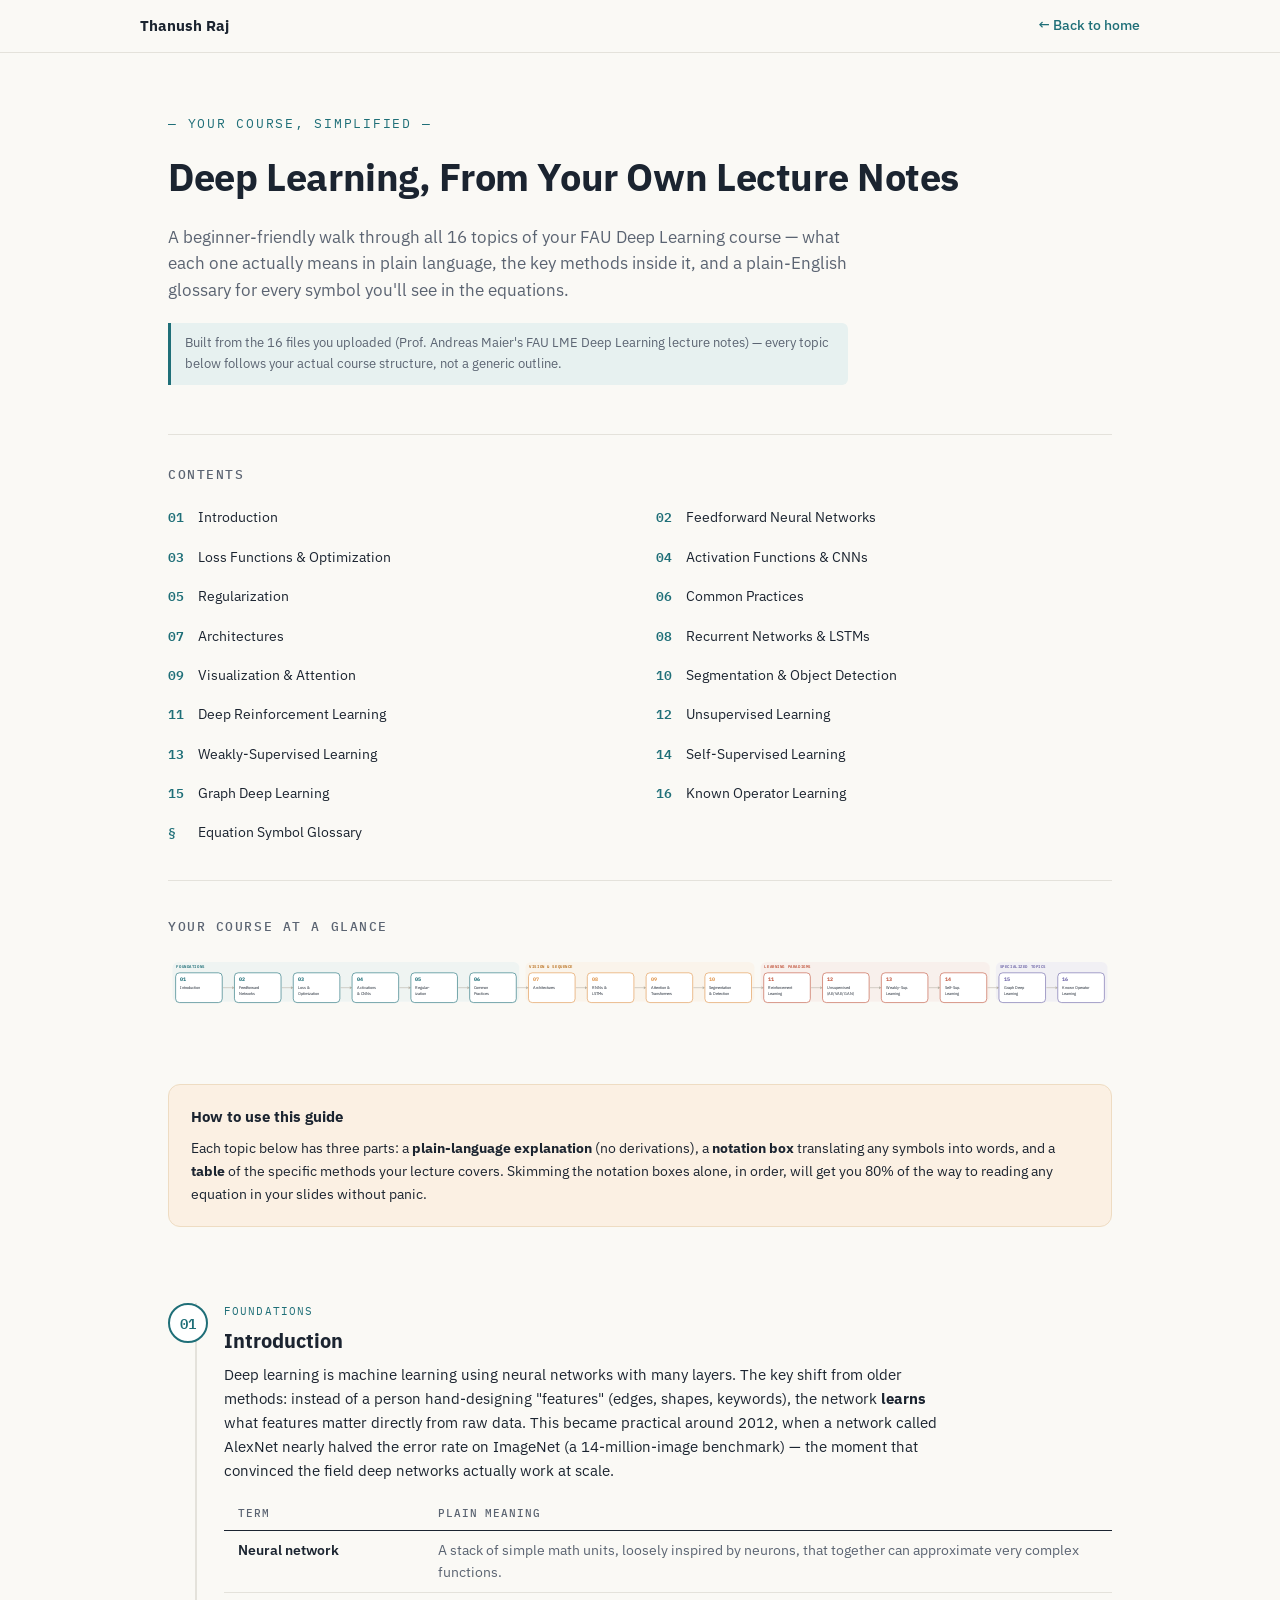
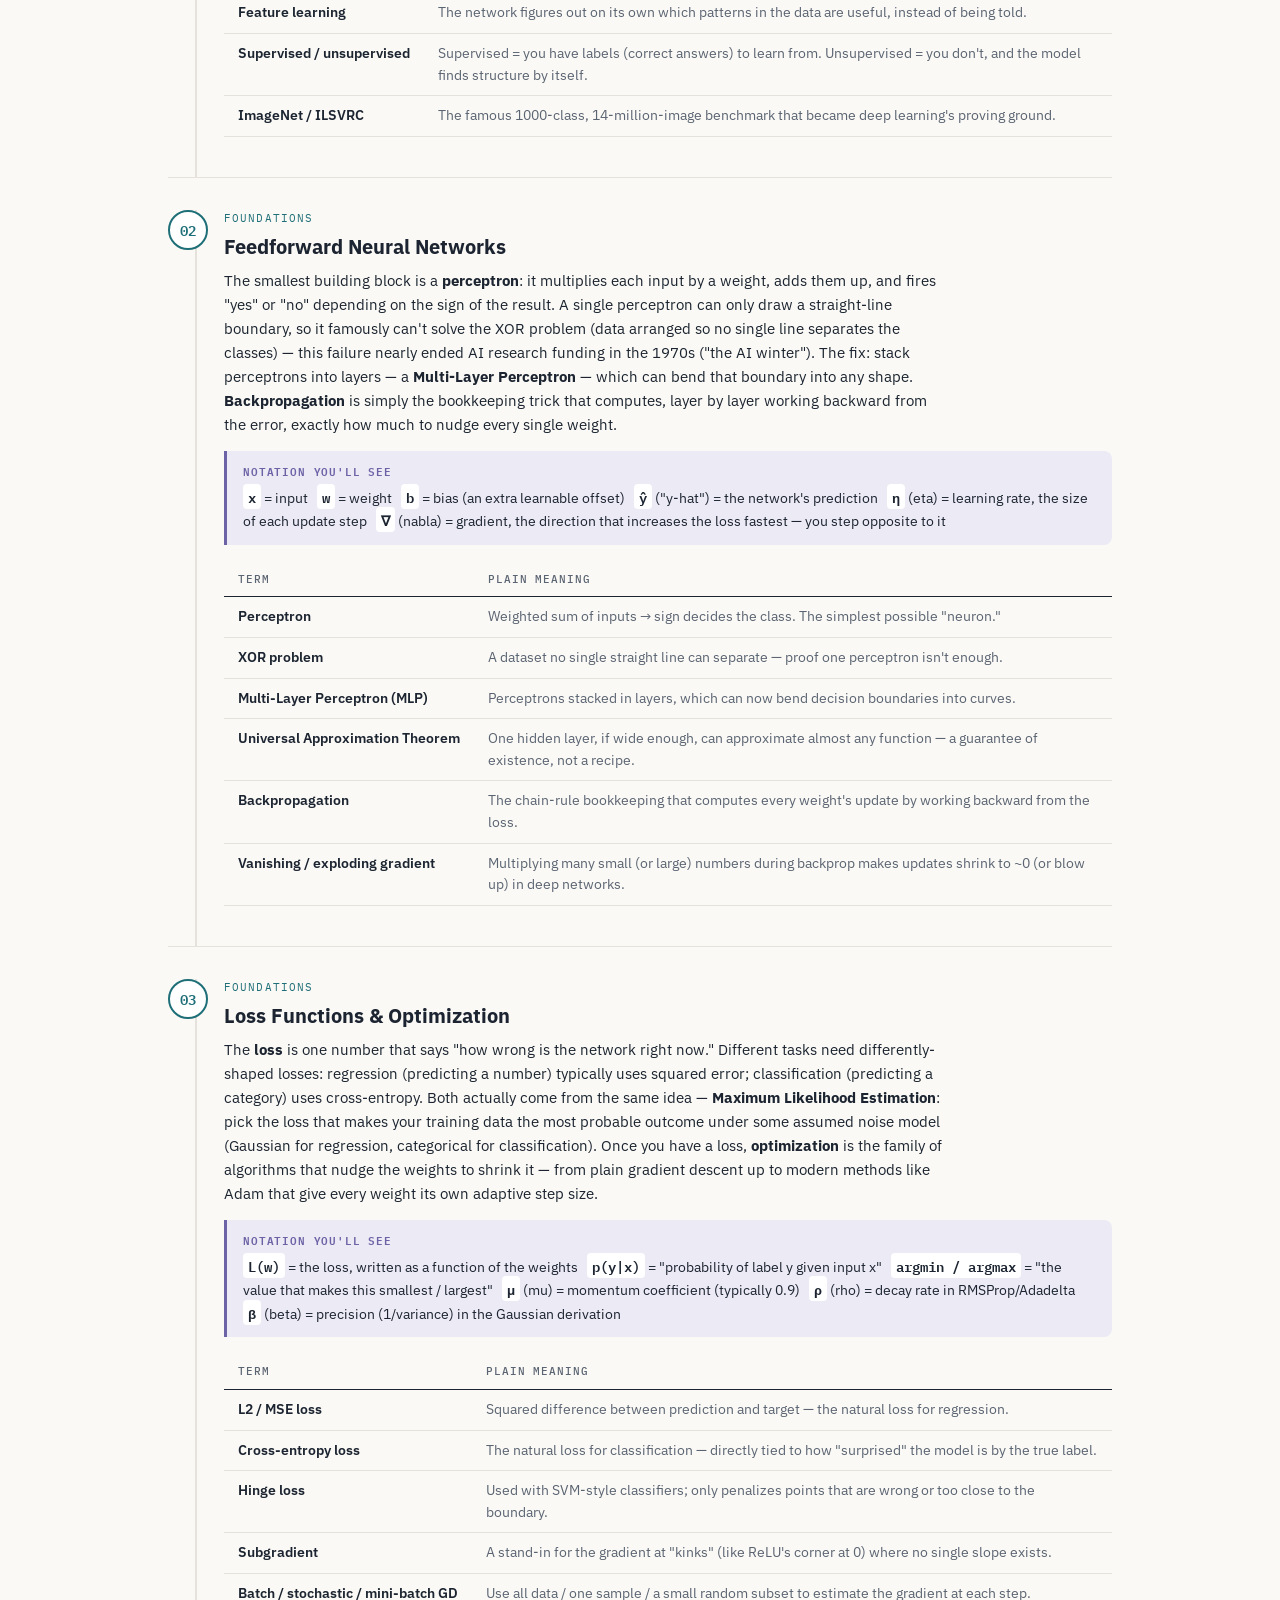
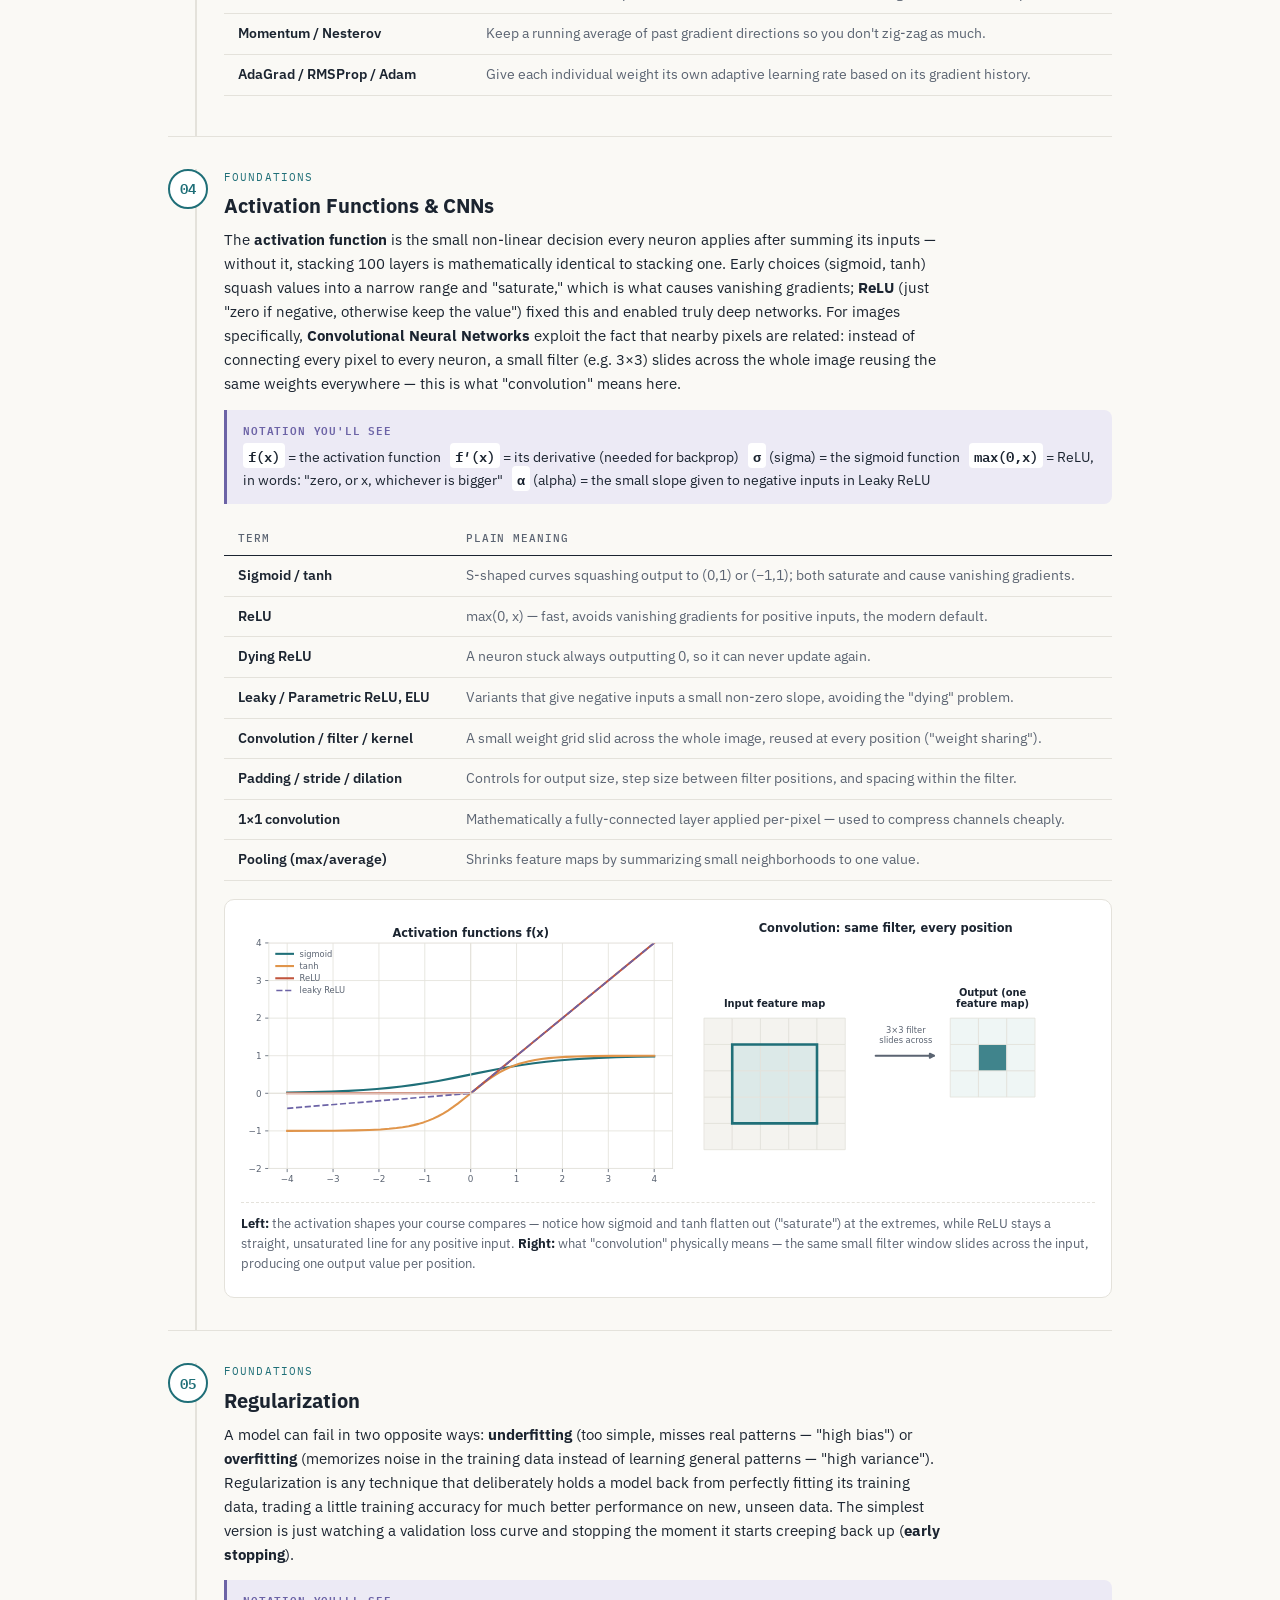
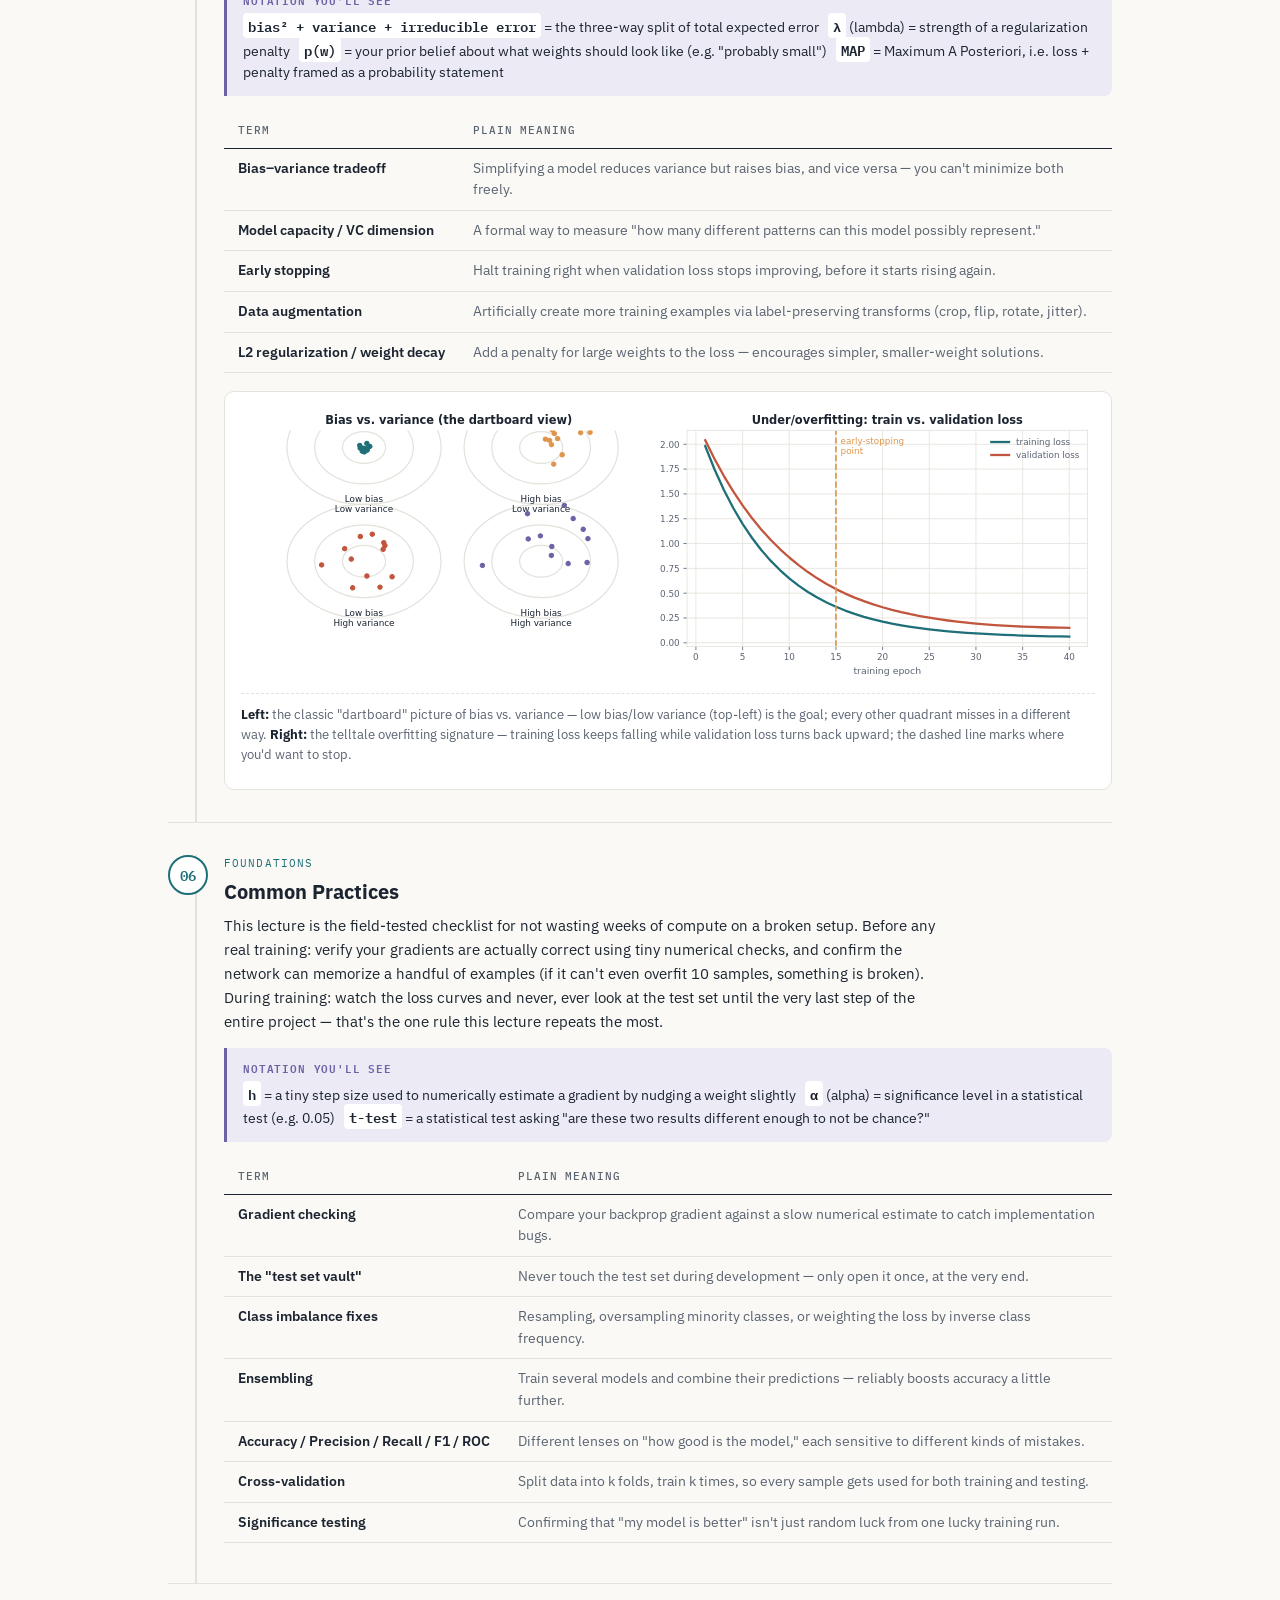
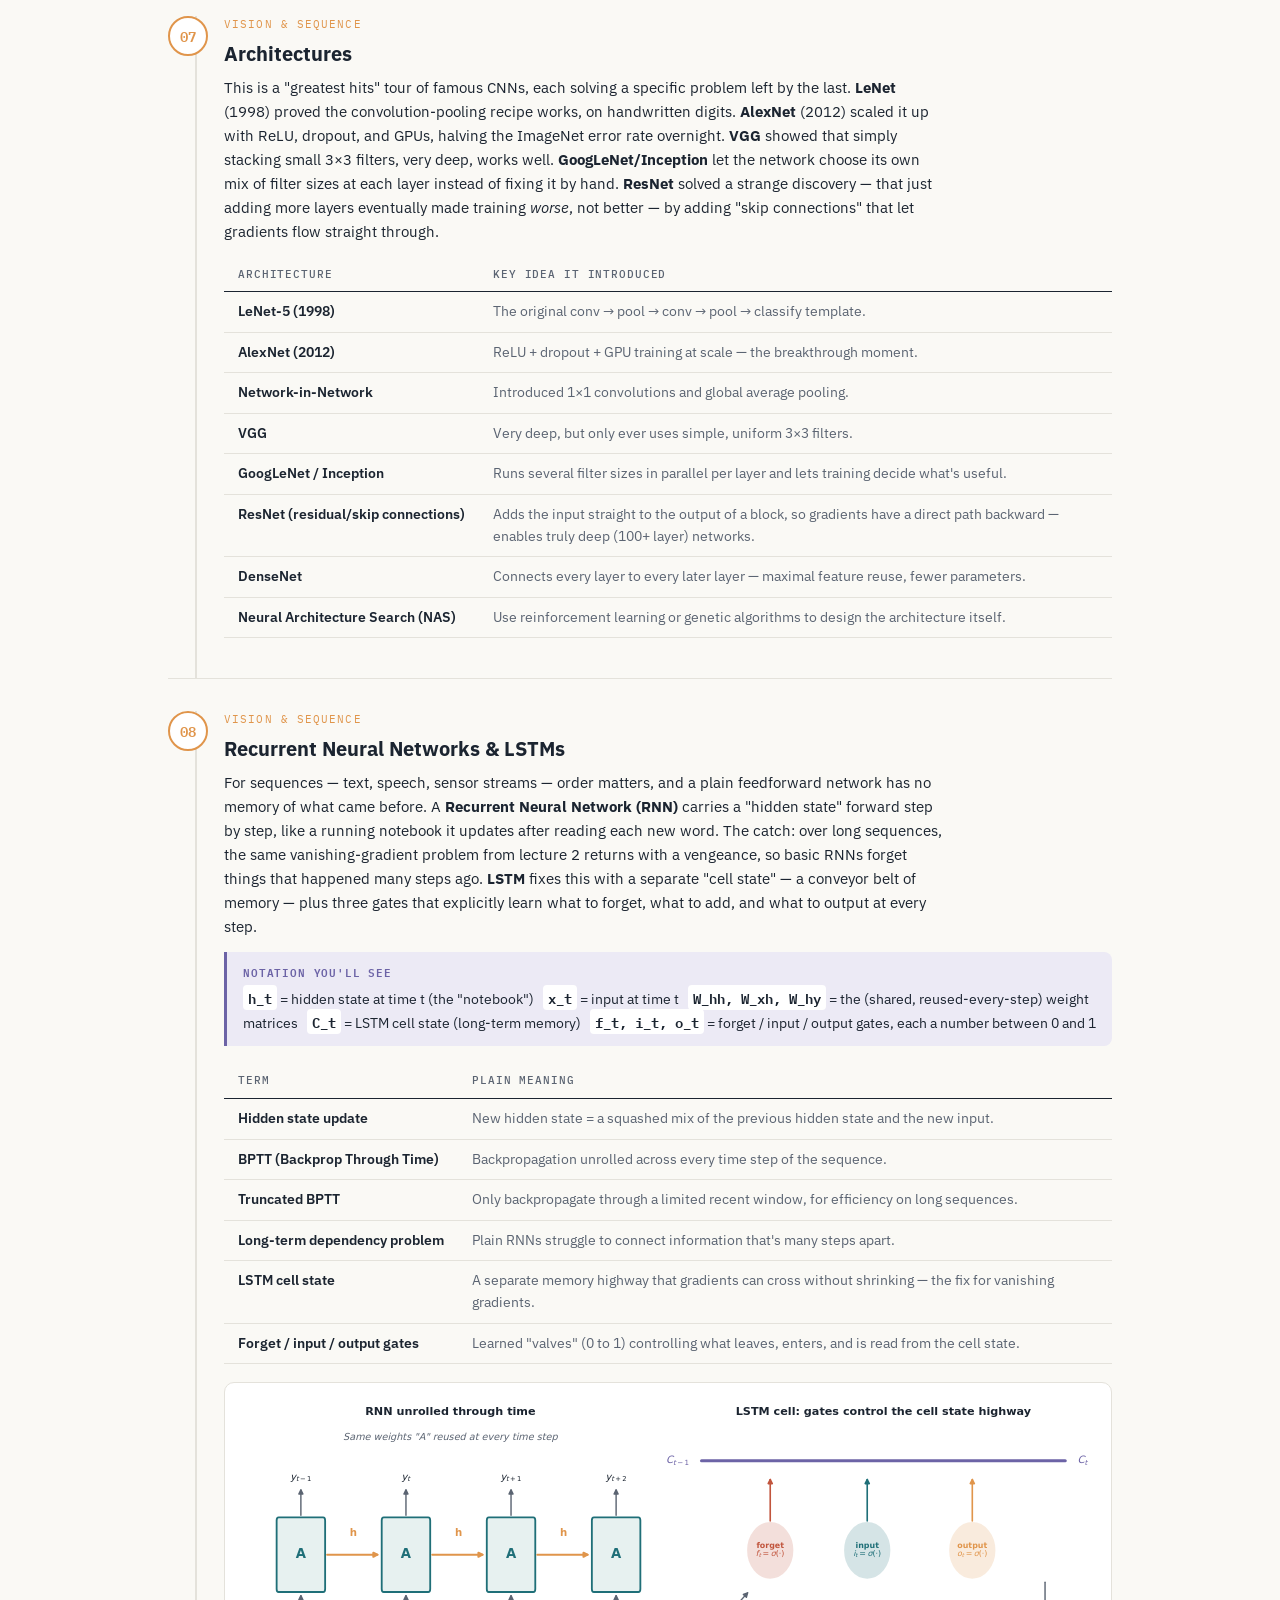
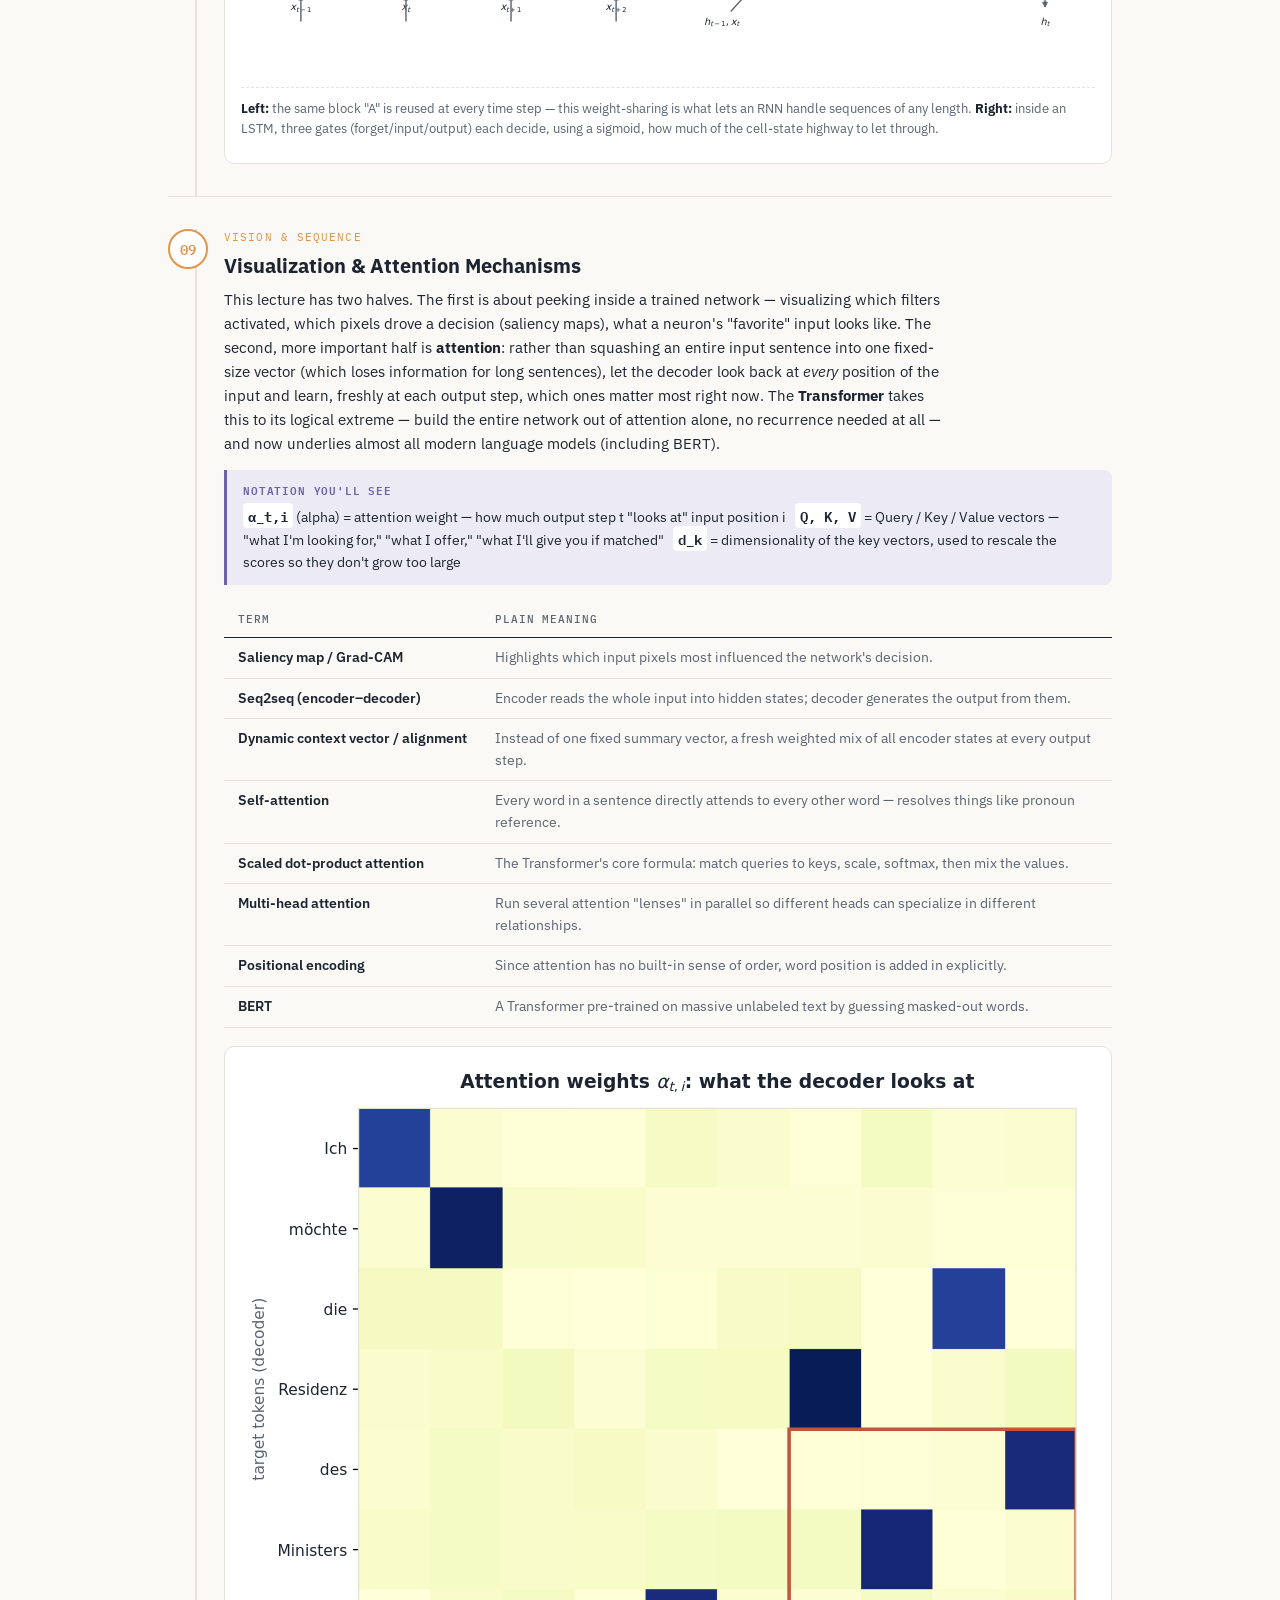
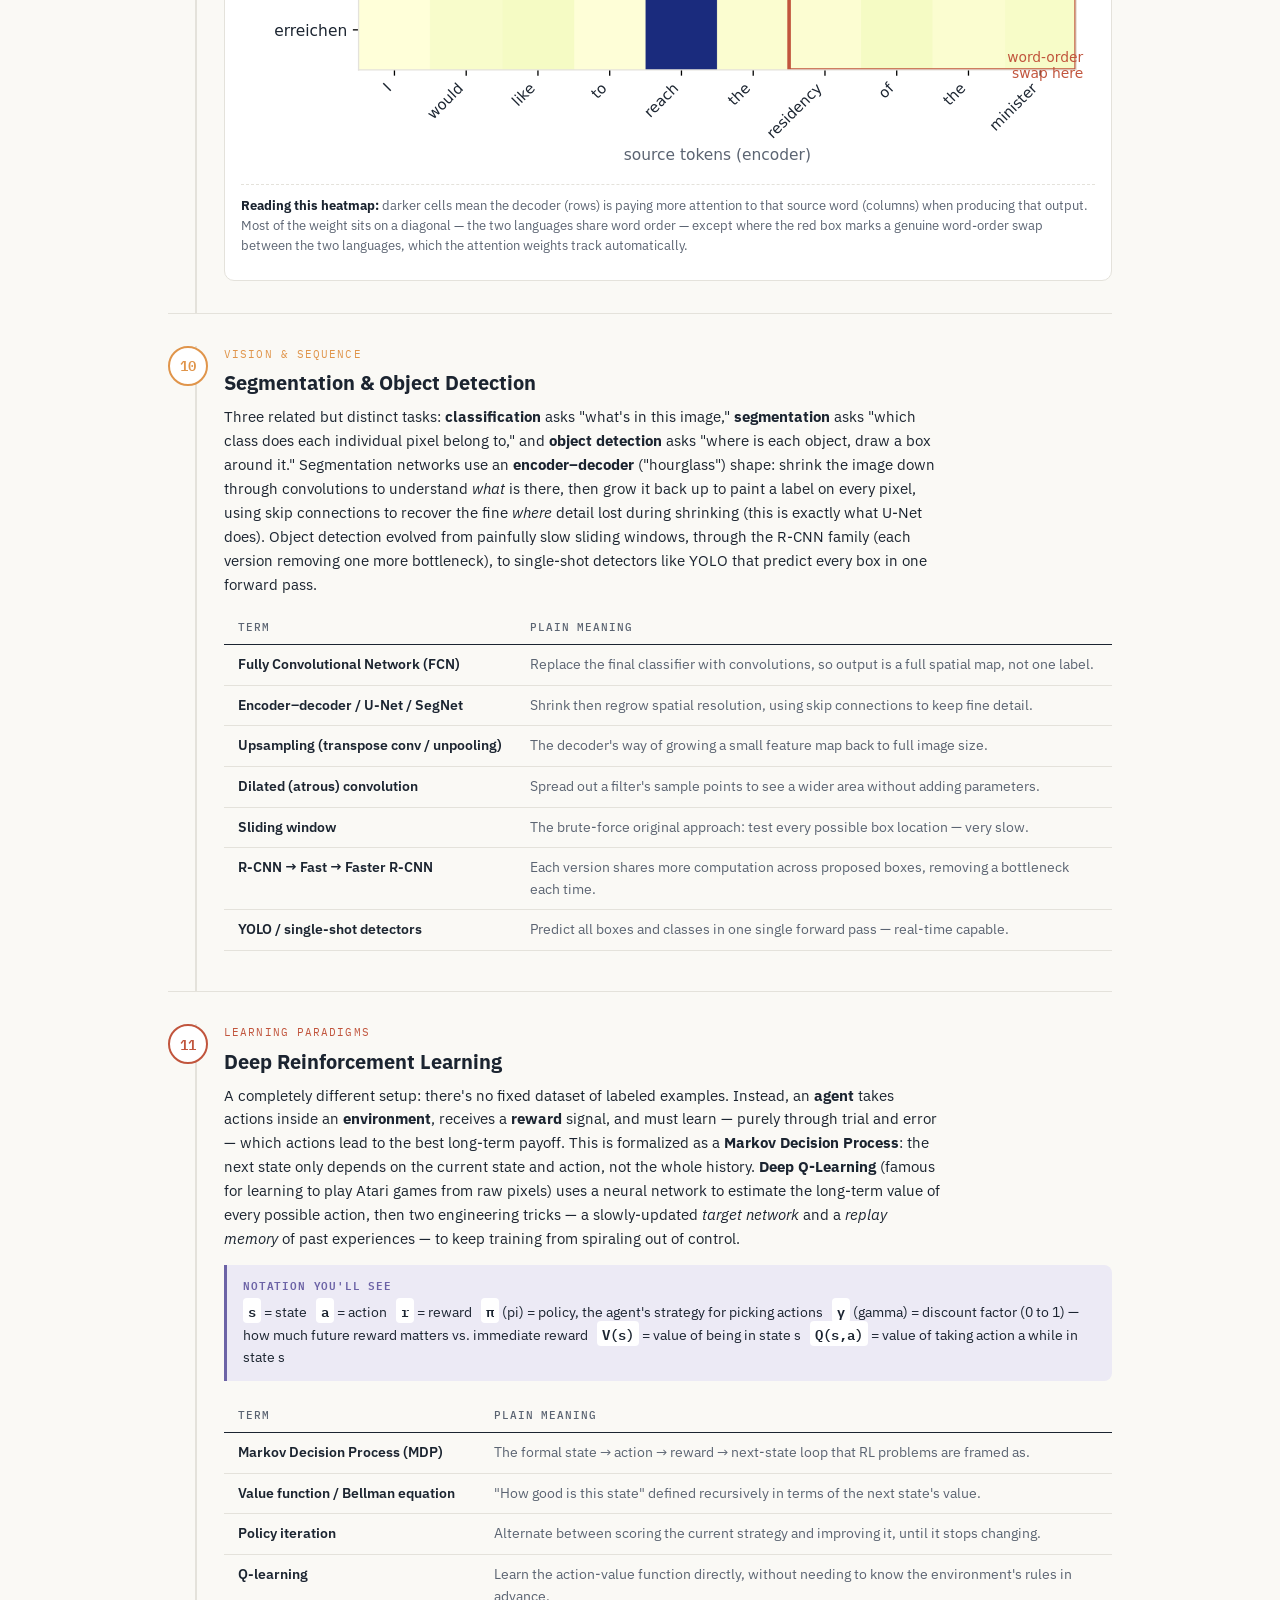
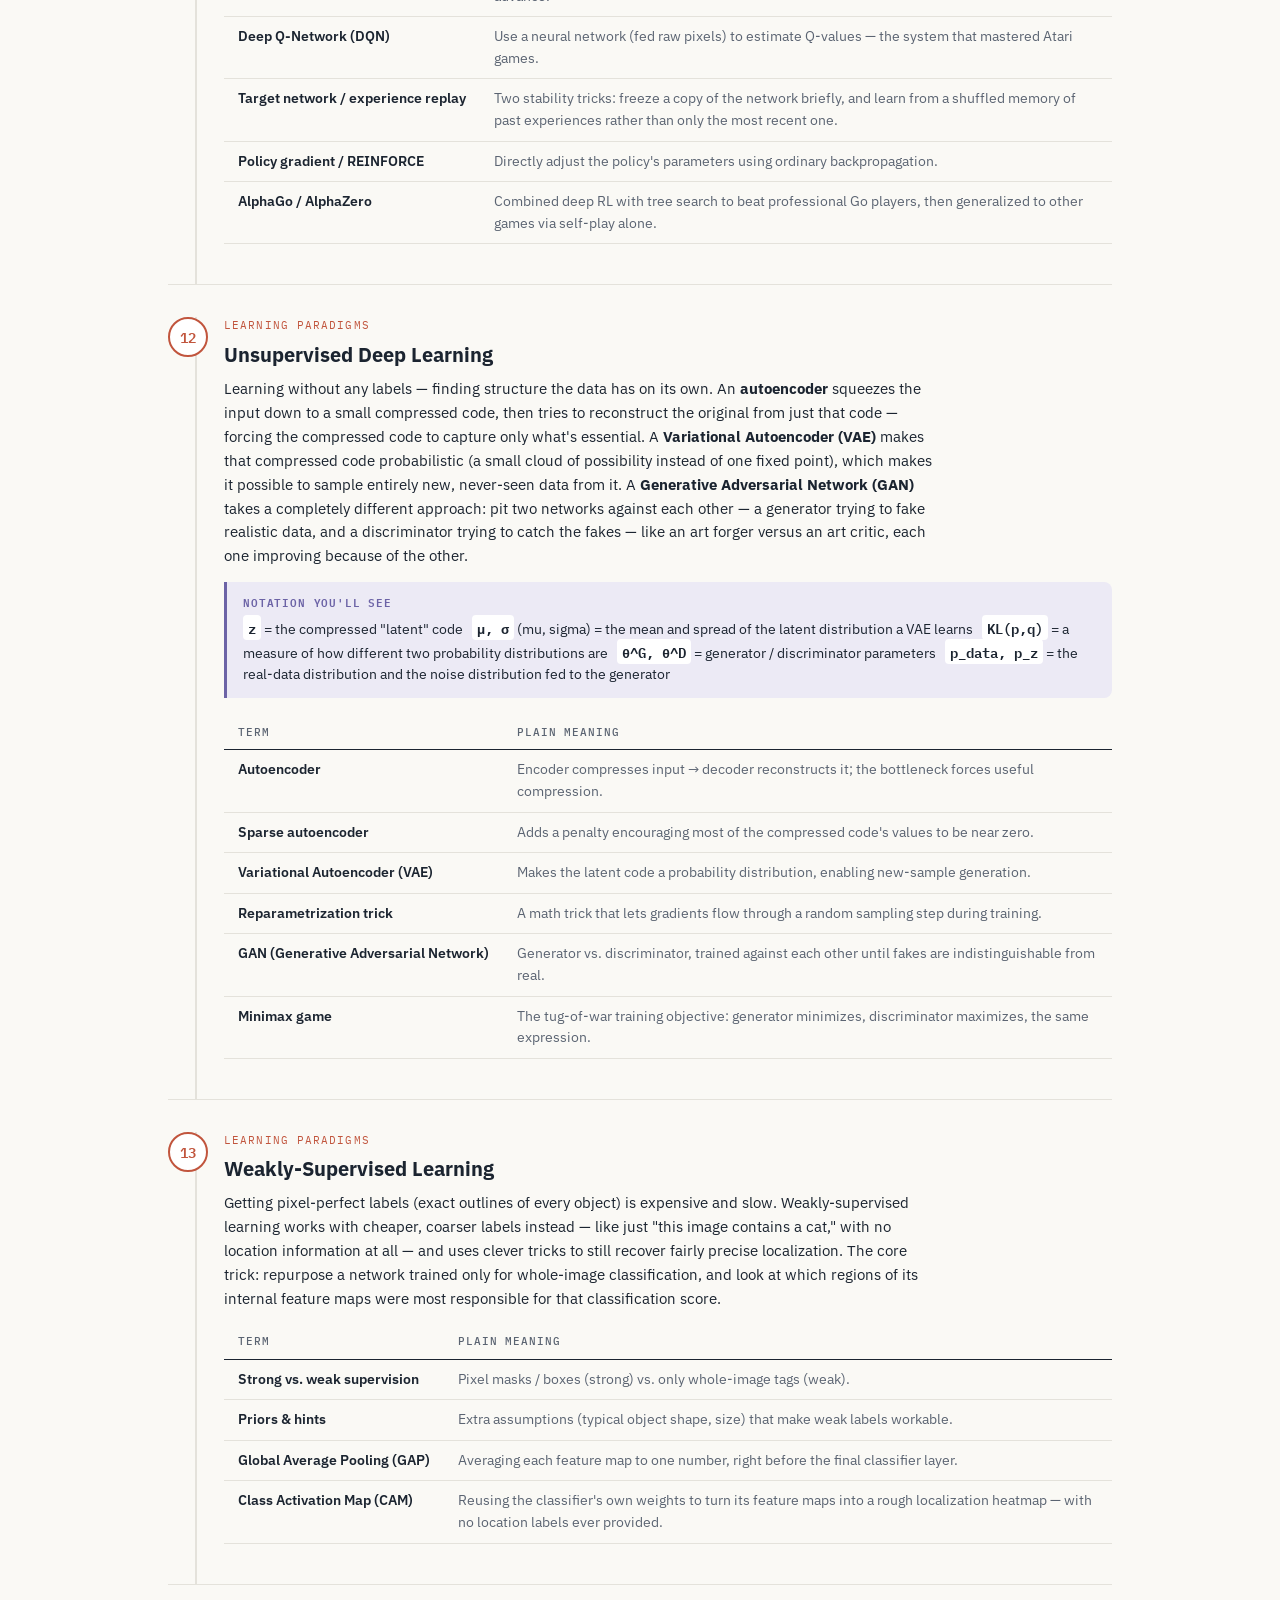
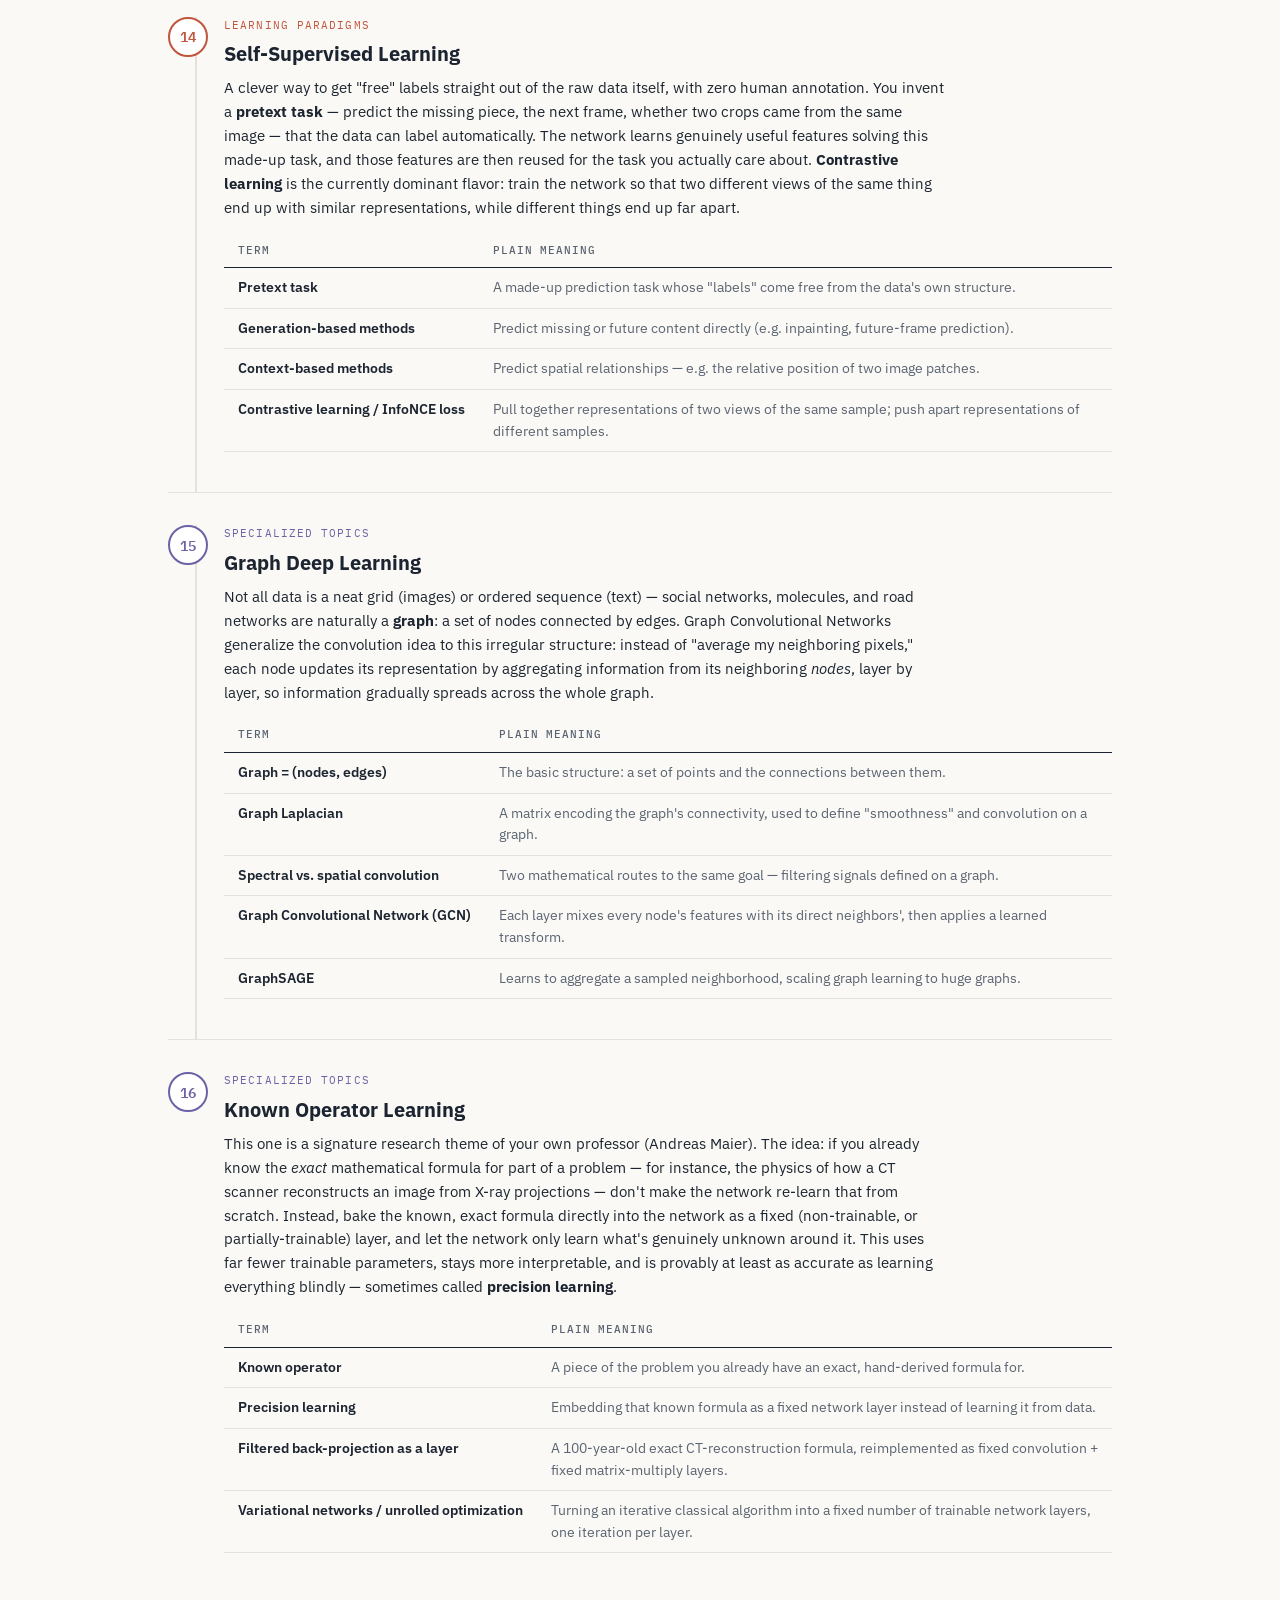
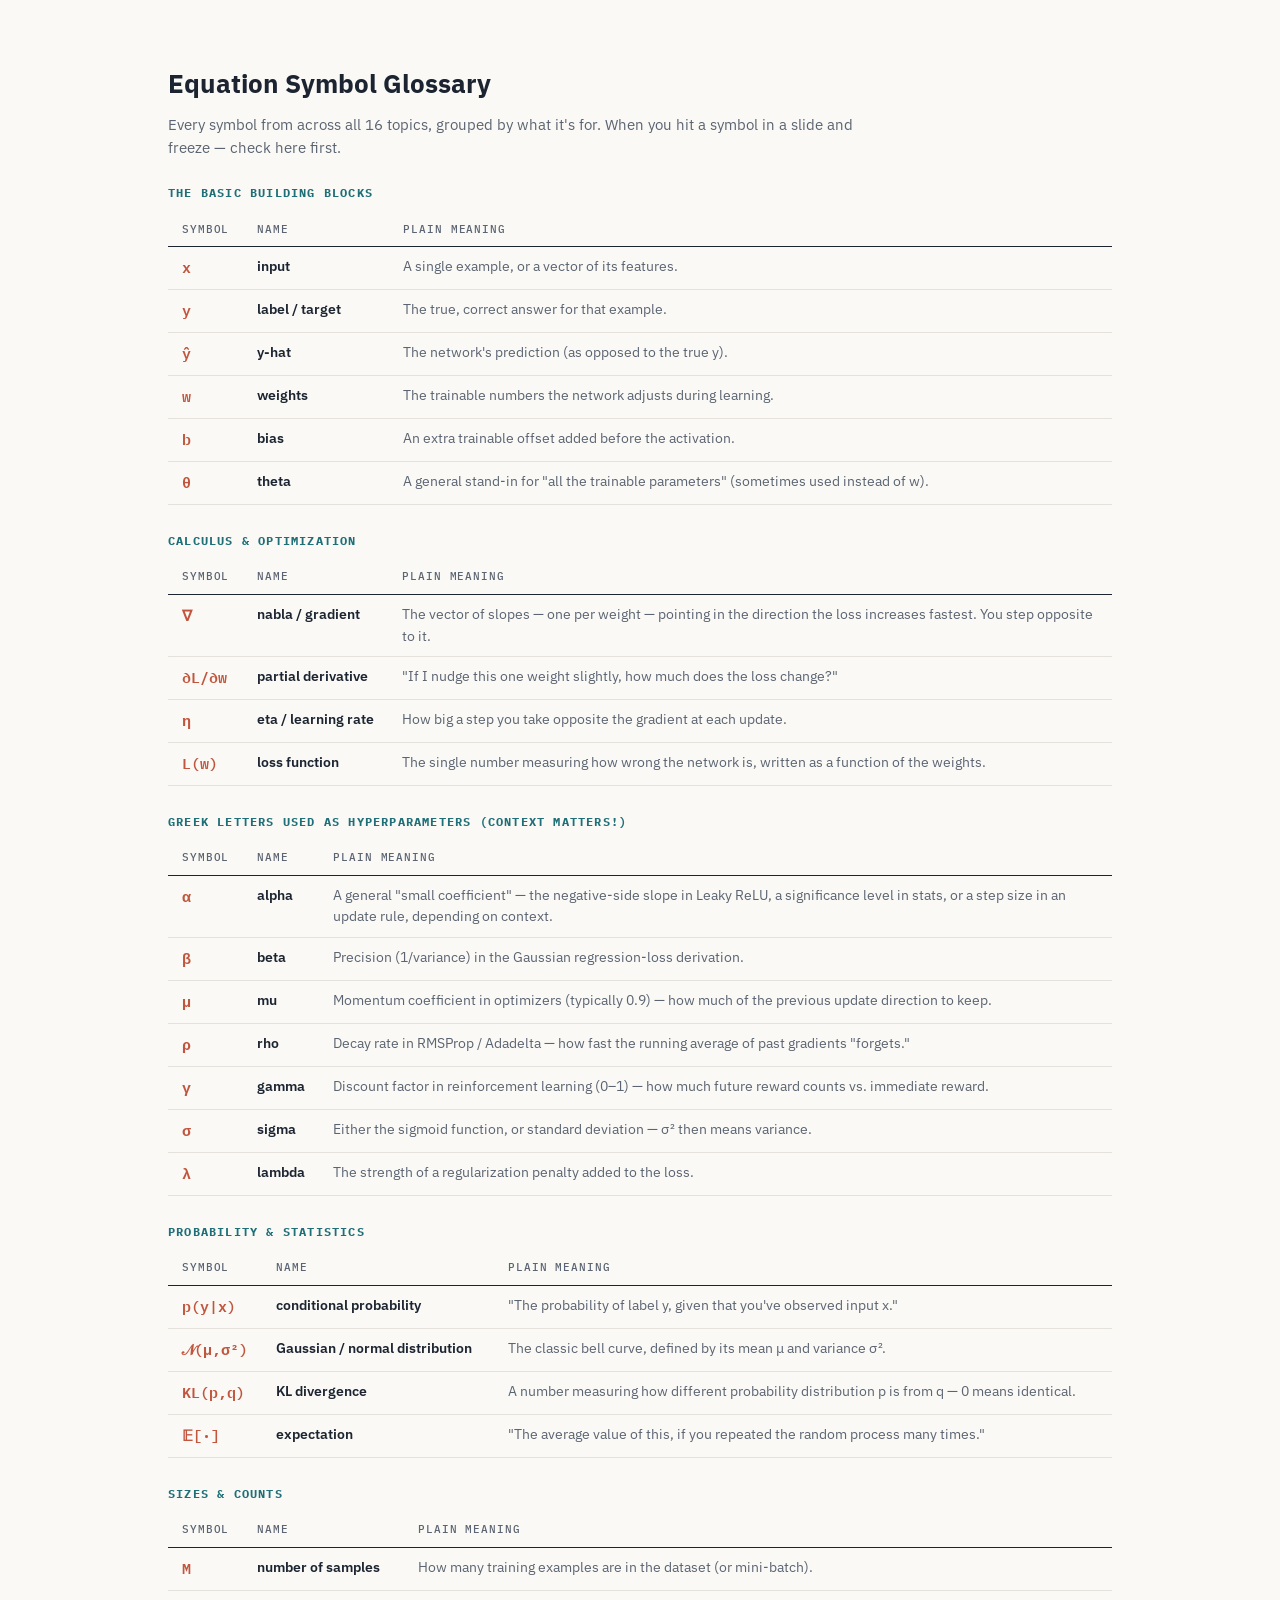
<file: blog/deep-learning-guide.html>
<!DOCTYPE html>
<html lang="en">
<head>
<meta charset="UTF-8">
<title>Your Deep Learning Course — A Beginner's Field Guide</title>
<link rel="preconnect" href="https://fonts.googleapis.com">
<link href="https://fonts.googleapis.com/css2?family=IBM+Plex+Mono:wght@400;500;600&amp;family=IBM+Plex+Sans:wght@400;500;600;700&amp;display=swap" rel="stylesheet">
<style>
  .blog-nav{position:sticky;top:0;z-index:100;background:rgba(250,249,245,0.92);backdrop-filter:blur(12px);-webkit-backdrop-filter:blur(12px);border-bottom:1px solid #E4E2DB;padding:0 28px;}
  .blog-nav-inner{max-width:1000px;margin:0 auto;display:flex;align-items:center;justify-content:space-between;height:52px;}
  .blog-nav a{font-family:'IBM Plex Sans',sans-serif;font-size:13.5px;font-weight:500;color:#1F6F78;text-decoration:none;display:flex;align-items:center;gap:6px;transition:opacity .2s;}
  .blog-nav a:hover{opacity:0.7;}
  .blog-nav .site-name{font-weight:700;color:#1B2430;font-size:15px;}
  .blog-nav .site-name span{color:#1F6F78;}
  :root{
    --paper:#FAF9F5; --ink:#1B2430; --sub:#5B6472; --rule:#E4E2DB;
    --teal:#1F6F78; --teal-tint:#E7F1F0;
    --amber:#E0954B; --amber-tint:#FBF0E3;
    --rose:#C1553D; --rose-tint:#F7E9E5;
    --violet:#6C63A6; --violet-tint:#ECEAF5;
    --card:#FFFFFF;
  }
  *{box-sizing:border-box;}
  html{scroll-behavior:smooth;}
  body{margin:0; background:var(--paper); color:var(--ink); font-family:'IBM Plex Sans',-apple-system,sans-serif; line-height:1.6;}
  .mono{font-family:'IBM Plex Mono',monospace;}
  .wrap{max-width:1000px; margin:0 auto; padding:0 28px;}

  header{padding:60px 0 36px; border-bottom:1px solid var(--rule);}
  .eyebrow{font-family:'IBM Plex Mono',monospace; font-size:12.5px; letter-spacing:.14em; text-transform:uppercase; color:var(--teal); margin:0 0 14px;}
  h1{font-size:38px; font-weight:700; margin:0 0 16px; letter-spacing:-0.01em;}
  .lede{font-size:16.5px; color:var(--sub); max-width:680px; margin:0 0 20px;}
  .source-note{font-size:13px; color:var(--sub); background:var(--teal-tint); border-left:3px solid var(--teal); padding:10px 14px; border-radius:0 6px 6px 0; max-width:680px;}

  .toc{padding:30px 0; border-bottom:1px solid var(--rule);}
  .toc h2{font-size:13px; text-transform:uppercase; letter-spacing:.12em; color:var(--sub); font-family:'IBM Plex Mono',monospace; font-weight:500; margin:0 0 16px;}
  .toc-grid{display:grid; grid-template-columns:repeat(2,1fr); gap:6px 32px;}
  .toc-grid a{display:flex; gap:10px; align-items:baseline; color:var(--ink); text-decoration:none; font-size:14px; padding:5px 0; border-bottom:1px dotted transparent;}
  .toc-grid a:hover{border-bottom-color:var(--teal); color:var(--teal);}
  .toc-grid .n{font-family:'IBM Plex Mono',monospace; color:var(--teal); font-size:12.5px; font-weight:600; min-width:20px;}

  .flowsection{padding:36px 0 12px;}
  .flowsection h2{font-size:13px; text-transform:uppercase; letter-spacing:.12em; color:var(--sub); font-family:'IBM Plex Mono',monospace; font-weight:500; margin:0 0 18px;}
  .flow-scroll{overflow-x:auto; padding-bottom:14px; margin:0 -28px; padding-left:28px; padding-right:28px;}

  .howto{background:var(--amber-tint); border:1px solid #EEDCC2; border-radius:12px; padding:20px 22px; margin:28px 0;}
  .howto h3{margin:0 0 8px; font-size:15px; color:var(--ink);}
  .howto p{margin:0; font-size:14px; color:var(--ink); line-height:1.65;}

  .pipeline{position:relative; padding:16px 0 30px;}
  .stage{position:relative; display:grid; grid-template-columns:56px 1fr; gap:0; padding:32px 0; border-bottom:1px solid var(--rule);}
  .stage:last-child{border-bottom:none;}
  .rail-col{position:relative;}
  .rail-line{position:absolute; left:27px; top:0; bottom:-32px; width:2px; background:var(--rule);}
  .stage:last-child .rail-line{display:none;}
  .node{width:40px; height:40px; border-radius:50%; background:var(--card); border:2px solid var(--teal); color:var(--teal); font-family:'IBM Plex Mono',monospace; font-weight:600; font-size:14px; display:flex; align-items:center; justify-content:center; position:relative; z-index:2;}
  .node.amber{border-color:var(--amber); color:var(--amber);}
  .node.rose{border-color:var(--rose); color:var(--rose);}
  .node.violet{border-color:var(--violet); color:var(--violet);}
  .stage-content h3{font-size:20px; margin:2px 0 6px; font-weight:700;}
  .stage-tag{font-family:'IBM Plex Mono',monospace; font-size:11px; text-transform:uppercase; letter-spacing:.1em; margin:0 0 4px;}
  .stage-tag.f{color:var(--teal);} .stage-tag.v{color:var(--amber);} .stage-tag.p{color:var(--rose);} .stage-tag.s{color:var(--violet);}
  .plain{font-size:14.5px; color:var(--ink); margin:0 0 14px; max-width:720px; line-height:1.65;}
  .plain b{color:var(--ink);}

  .notation{background:var(--violet-tint); border-left:3px solid var(--violet); border-radius:0 8px 8px 0; padding:12px 16px; margin:14px 0 18px; font-size:13.5px;}
  .notation .label{font-family:'IBM Plex Mono',monospace; font-size:10.5px; text-transform:uppercase; letter-spacing:.08em; color:var(--violet); font-weight:600; margin-bottom:6px; display:block;}
  .notation code{font-family:'IBM Plex Mono',monospace; background:#fff; padding:1px 5px; border-radius:4px; color:var(--ink); font-weight:600;}

  table{border-collapse:collapse; width:100%; margin:0 0 8px; font-size:13.5px;}
  thead th{text-align:left; font-family:'IBM Plex Mono',monospace; font-size:11px; text-transform:uppercase; letter-spacing:.08em; color:var(--sub); font-weight:500; padding:8px 14px; border-bottom:1px solid var(--ink);}
  tbody td{padding:9px 14px; border-bottom:1px solid var(--rule); vertical-align:top;}
  tbody tr:hover{background:var(--teal-tint);}
  td.term{font-weight:600; white-space:nowrap;}
  td.desc{color:var(--sub);}

  .chart-box{margin-top:18px; background:var(--card); border:1px solid var(--rule); border-radius:10px; padding:16px 16px 12px;}
  .chart-box svg{width:100%; height:auto; display:block;}
  .caption{font-size:12.5px; color:var(--sub); margin-top:10px; padding-top:10px; border-top:1px dashed var(--rule);}
  .caption b{color:var(--ink);}

  .glossary-section{padding:40px 0;}
  .glossary-section h2{font-size:26px; margin:0 0 8px;}
  .glossary-section .sub-lede{font-size:14.5px; color:var(--sub); margin:0 0 24px; max-width:700px;}
  .glossary-group{margin-bottom:26px;}
  .glossary-group h4{font-family:'IBM Plex Mono',monospace; font-size:12px; text-transform:uppercase; letter-spacing:.1em; color:var(--teal); margin:0 0 10px;}
  .sym-table td.sym{font-family:'IBM Plex Mono',monospace; font-size:15px; font-weight:600; color:var(--rose); white-space:nowrap; width:70px;}
  .sym-table td.name{font-weight:600; white-space:nowrap;}

  footer{padding:36px 0 70px; color:var(--sub); font-size:13px; border-top:1px solid var(--rule); margin-top:10px;}

  @media (max-width:640px){
    h1{font-size:28px;}
    .toc-grid{grid-template-columns:1fr;}
    .stage{grid-template-columns:40px 1fr;}
    .node{width:32px;height:32px;font-size:11.5px;}
    .rail-line{left:21px;}
  }
</style>
<link rel="icon" type="image/svg+xml" href="../favicon.svg">
</head>
<body>
<nav class="blog-nav">
  <div class="blog-nav-inner">
    <a href="../index.html" class="site-name">Thanush Raj</a>
    <a href="../index.html">← Back to home</a>
  </div>
</nav>
<div class="wrap">

  <header>
    <p class="eyebrow">— your course, simplified —</p>
    <h1>Deep Learning, From Your Own Lecture Notes</h1>
    <p class="lede">A beginner-friendly walk through all 16 topics of your FAU Deep Learning course — what each one actually means in plain language, the key methods inside it, and a plain-English glossary for every symbol you'll see in the equations.</p>
    <p class="source-note">Built from the 16 files you uploaded (Prof. Andreas Maier's FAU LME Deep Learning lecture notes) — every topic below follows your actual course structure, not a generic outline.</p>
  </header>

  <div class="toc">
    <h2>Contents</h2>
    <div class="toc-grid">
      <a href="#s01"><span class="n mono">01</span> Introduction</a>
      <a href="#s02"><span class="n mono">02</span> Feedforward Neural Networks</a>
      <a href="#s03"><span class="n mono">03</span> Loss Functions &amp; Optimization</a>
      <a href="#s04"><span class="n mono">04</span> Activation Functions &amp; CNNs</a>
      <a href="#s05"><span class="n mono">05</span> Regularization</a>
      <a href="#s06"><span class="n mono">06</span> Common Practices</a>
      <a href="#s07"><span class="n mono">07</span> Architectures</a>
      <a href="#s08"><span class="n mono">08</span> Recurrent Networks &amp; LSTMs</a>
      <a href="#s09"><span class="n mono">09</span> Visualization &amp; Attention</a>
      <a href="#s10"><span class="n mono">10</span> Segmentation &amp; Object Detection</a>
      <a href="#s11"><span class="n mono">11</span> Deep Reinforcement Learning</a>
      <a href="#s12"><span class="n mono">12</span> Unsupervised Learning</a>
      <a href="#s13"><span class="n mono">13</span> Weakly-Supervised Learning</a>
      <a href="#s14"><span class="n mono">14</span> Self-Supervised Learning</a>
      <a href="#s15"><span class="n mono">15</span> Graph Deep Learning</a>
      <a href="#s16"><span class="n mono">16</span> Known Operator Learning</a>
      <a href="#glossary"><span class="n mono">§</span> Equation Symbol Glossary</a>
    </div>
  </div>

  <div class="flowsection">
    <h2>Your course at a glance</h2>
    <div class="flow-scroll">
<svg viewBox="0 0 2472 175" xmlns="http://www.w3.org/2000/svg" font-family="IBM Plex Sans, sans-serif">
<rect x="12" y="16" width="908" height="104" rx="14" fill="#E7F1F0" opacity="0.55"/>
<text x="22" y="32" font-size="11" letter-spacing="1.5" font-weight="600" fill="#1F6F78" font-family="IBM Plex Mono, monospace">FOUNDATIONS</text>
<rect x="936" y="16" width="600" height="104" rx="14" fill="#FBF0E3" opacity="0.55"/>
<text x="946" y="32" font-size="11" letter-spacing="1.5" font-weight="600" fill="#B9701E" font-family="IBM Plex Mono, monospace">VISION &amp; SEQUENCE</text>
<rect x="1552" y="16" width="600" height="104" rx="14" fill="#F7E9E5" opacity="0.55"/>
<text x="1562" y="32" font-size="11" letter-spacing="1.5" font-weight="600" fill="#C1553D" font-family="IBM Plex Mono, monospace">LEARNING PARADIGMS</text>
<rect x="2168" y="16" width="292" height="104" rx="14" fill="#ECEAF5" opacity="0.55"/>
<text x="2178" y="32" font-size="11" letter-spacing="1.5" font-weight="600" fill="#6C63A6" font-family="IBM Plex Mono, monospace">SPECIALIZED TOPICS</text>
<rect x="20" y="44" width="122" height="78" rx="10" fill="white" stroke="#1F6F78" stroke-width="1.6"/>
<text x="32" y="66" font-size="13" font-weight="700" fill="#1F6F78" font-family="IBM Plex Mono, monospace">01</text>
<text x="32" y="86" font-size="11.5" fill="#1B2430">Introduction</text>
<line x1="144" y1="83.0" x2="168" y2="83.0" stroke="#B7B2A6" stroke-width="1.6"/>
<polygon points="168,79.0 174,83.0 168,87.0" fill="#B7B2A6"/>
<rect x="174" y="44" width="122" height="78" rx="10" fill="white" stroke="#1F6F78" stroke-width="1.6"/>
<text x="186" y="66" font-size="13" font-weight="700" fill="#1F6F78" font-family="IBM Plex Mono, monospace">02</text>
<text x="186" y="86" font-size="11.5" fill="#1B2430">Feedforward</text>
<text x="186" y="101" font-size="11.5" fill="#1B2430">Networks</text>
<line x1="298" y1="83.0" x2="322" y2="83.0" stroke="#B7B2A6" stroke-width="1.6"/>
<polygon points="322,79.0 328,83.0 322,87.0" fill="#B7B2A6"/>
<rect x="328" y="44" width="122" height="78" rx="10" fill="white" stroke="#1F6F78" stroke-width="1.6"/>
<text x="340" y="66" font-size="13" font-weight="700" fill="#1F6F78" font-family="IBM Plex Mono, monospace">03</text>
<text x="340" y="86" font-size="11.5" fill="#1B2430">Loss &amp;</text>
<text x="340" y="101" font-size="11.5" fill="#1B2430">Optimization</text>
<line x1="452" y1="83.0" x2="476" y2="83.0" stroke="#B7B2A6" stroke-width="1.6"/>
<polygon points="476,79.0 482,83.0 476,87.0" fill="#B7B2A6"/>
<rect x="482" y="44" width="122" height="78" rx="10" fill="white" stroke="#1F6F78" stroke-width="1.6"/>
<text x="494" y="66" font-size="13" font-weight="700" fill="#1F6F78" font-family="IBM Plex Mono, monospace">04</text>
<text x="494" y="86" font-size="11.5" fill="#1B2430">Activations</text>
<text x="494" y="101" font-size="11.5" fill="#1B2430">&amp; CNNs</text>
<line x1="606" y1="83.0" x2="630" y2="83.0" stroke="#B7B2A6" stroke-width="1.6"/>
<polygon points="630,79.0 636,83.0 630,87.0" fill="#B7B2A6"/>
<rect x="636" y="44" width="122" height="78" rx="10" fill="white" stroke="#1F6F78" stroke-width="1.6"/>
<text x="648" y="66" font-size="13" font-weight="700" fill="#1F6F78" font-family="IBM Plex Mono, monospace">05</text>
<text x="648" y="86" font-size="11.5" fill="#1B2430">Regular-</text>
<text x="648" y="101" font-size="11.5" fill="#1B2430">ization</text>
<line x1="760" y1="83.0" x2="784" y2="83.0" stroke="#B7B2A6" stroke-width="1.6"/>
<polygon points="784,79.0 790,83.0 784,87.0" fill="#B7B2A6"/>
<rect x="790" y="44" width="122" height="78" rx="10" fill="white" stroke="#1F6F78" stroke-width="1.6"/>
<text x="802" y="66" font-size="13" font-weight="700" fill="#1F6F78" font-family="IBM Plex Mono, monospace">06</text>
<text x="802" y="86" font-size="11.5" fill="#1B2430">Common</text>
<text x="802" y="101" font-size="11.5" fill="#1B2430">Practices</text>
<line x1="914" y1="83.0" x2="938" y2="83.0" stroke="#B7B2A6" stroke-width="1.6"/>
<polygon points="938,79.0 944,83.0 938,87.0" fill="#B7B2A6"/>
<rect x="944" y="44" width="122" height="78" rx="10" fill="white" stroke="#E0954B" stroke-width="1.6"/>
<text x="956" y="66" font-size="13" font-weight="700" fill="#E0954B" font-family="IBM Plex Mono, monospace">07</text>
<text x="956" y="86" font-size="11.5" fill="#1B2430">Architectures</text>
<line x1="1068" y1="83.0" x2="1092" y2="83.0" stroke="#B7B2A6" stroke-width="1.6"/>
<polygon points="1092,79.0 1098,83.0 1092,87.0" fill="#B7B2A6"/>
<rect x="1098" y="44" width="122" height="78" rx="10" fill="white" stroke="#E0954B" stroke-width="1.6"/>
<text x="1110" y="66" font-size="13" font-weight="700" fill="#E0954B" font-family="IBM Plex Mono, monospace">08</text>
<text x="1110" y="86" font-size="11.5" fill="#1B2430">RNNs &amp;</text>
<text x="1110" y="101" font-size="11.5" fill="#1B2430">LSTMs</text>
<line x1="1222" y1="83.0" x2="1246" y2="83.0" stroke="#B7B2A6" stroke-width="1.6"/>
<polygon points="1246,79.0 1252,83.0 1246,87.0" fill="#B7B2A6"/>
<rect x="1252" y="44" width="122" height="78" rx="10" fill="white" stroke="#E0954B" stroke-width="1.6"/>
<text x="1264" y="66" font-size="13" font-weight="700" fill="#E0954B" font-family="IBM Plex Mono, monospace">09</text>
<text x="1264" y="86" font-size="11.5" fill="#1B2430">Attention &amp;</text>
<text x="1264" y="101" font-size="11.5" fill="#1B2430">Transformers</text>
<line x1="1376" y1="83.0" x2="1400" y2="83.0" stroke="#B7B2A6" stroke-width="1.6"/>
<polygon points="1400,79.0 1406,83.0 1400,87.0" fill="#B7B2A6"/>
<rect x="1406" y="44" width="122" height="78" rx="10" fill="white" stroke="#E0954B" stroke-width="1.6"/>
<text x="1418" y="66" font-size="13" font-weight="700" fill="#E0954B" font-family="IBM Plex Mono, monospace">10</text>
<text x="1418" y="86" font-size="11.5" fill="#1B2430">Segmentation</text>
<text x="1418" y="101" font-size="11.5" fill="#1B2430">&amp; Detection</text>
<line x1="1530" y1="83.0" x2="1554" y2="83.0" stroke="#B7B2A6" stroke-width="1.6"/>
<polygon points="1554,79.0 1560,83.0 1554,87.0" fill="#B7B2A6"/>
<rect x="1560" y="44" width="122" height="78" rx="10" fill="white" stroke="#C1553D" stroke-width="1.6"/>
<text x="1572" y="66" font-size="13" font-weight="700" fill="#C1553D" font-family="IBM Plex Mono, monospace">11</text>
<text x="1572" y="86" font-size="11.5" fill="#1B2430">Reinforcement</text>
<text x="1572" y="101" font-size="11.5" fill="#1B2430">Learning</text>
<line x1="1684" y1="83.0" x2="1708" y2="83.0" stroke="#B7B2A6" stroke-width="1.6"/>
<polygon points="1708,79.0 1714,83.0 1708,87.0" fill="#B7B2A6"/>
<rect x="1714" y="44" width="122" height="78" rx="10" fill="white" stroke="#C1553D" stroke-width="1.6"/>
<text x="1726" y="66" font-size="13" font-weight="700" fill="#C1553D" font-family="IBM Plex Mono, monospace">12</text>
<text x="1726" y="86" font-size="11.5" fill="#1B2430">Unsupervised</text>
<text x="1726" y="101" font-size="11.5" fill="#1B2430">(AE/VAE/GAN)</text>
<line x1="1838" y1="83.0" x2="1862" y2="83.0" stroke="#B7B2A6" stroke-width="1.6"/>
<polygon points="1862,79.0 1868,83.0 1862,87.0" fill="#B7B2A6"/>
<rect x="1868" y="44" width="122" height="78" rx="10" fill="white" stroke="#C1553D" stroke-width="1.6"/>
<text x="1880" y="66" font-size="13" font-weight="700" fill="#C1553D" font-family="IBM Plex Mono, monospace">13</text>
<text x="1880" y="86" font-size="11.5" fill="#1B2430">Weakly-Sup.</text>
<text x="1880" y="101" font-size="11.5" fill="#1B2430">Learning</text>
<line x1="1992" y1="83.0" x2="2016" y2="83.0" stroke="#B7B2A6" stroke-width="1.6"/>
<polygon points="2016,79.0 2022,83.0 2016,87.0" fill="#B7B2A6"/>
<rect x="2022" y="44" width="122" height="78" rx="10" fill="white" stroke="#C1553D" stroke-width="1.6"/>
<text x="2034" y="66" font-size="13" font-weight="700" fill="#C1553D" font-family="IBM Plex Mono, monospace">14</text>
<text x="2034" y="86" font-size="11.5" fill="#1B2430">Self-Sup.</text>
<text x="2034" y="101" font-size="11.5" fill="#1B2430">Learning</text>
<line x1="2146" y1="83.0" x2="2170" y2="83.0" stroke="#B7B2A6" stroke-width="1.6"/>
<polygon points="2170,79.0 2176,83.0 2170,87.0" fill="#B7B2A6"/>
<rect x="2176" y="44" width="122" height="78" rx="10" fill="white" stroke="#6C63A6" stroke-width="1.6"/>
<text x="2188" y="66" font-size="13" font-weight="700" fill="#6C63A6" font-family="IBM Plex Mono, monospace">15</text>
<text x="2188" y="86" font-size="11.5" fill="#1B2430">Graph Deep</text>
<text x="2188" y="101" font-size="11.5" fill="#1B2430">Learning</text>
<line x1="2300" y1="83.0" x2="2324" y2="83.0" stroke="#B7B2A6" stroke-width="1.6"/>
<polygon points="2324,79.0 2330,83.0 2324,87.0" fill="#B7B2A6"/>
<rect x="2330" y="44" width="122" height="78" rx="10" fill="white" stroke="#6C63A6" stroke-width="1.6"/>
<text x="2342" y="66" font-size="13" font-weight="700" fill="#6C63A6" font-family="IBM Plex Mono, monospace">16</text>
<text x="2342" y="86" font-size="11.5" fill="#1B2430">Known Operator</text>
<text x="2342" y="101" font-size="11.5" fill="#1B2430">Learning</text>
</svg>
    </div>
  </div>

  <div class="howto">
    <h3>How to use this guide</h3>
    <p>Each topic below has three parts: a <b>plain-language explanation</b> (no derivations), a <b>notation box</b> translating any symbols into words, and a <b>table</b> of the specific methods your lecture covers. Skimming the notation boxes alone, in order, will get you 80% of the way to reading any equation in your slides without panic.</p>
  </div>

  <div class="pipeline">

    <!-- 01 -->
    <div class="stage" id="s01">
      <div class="rail-col"><div class="node">01</div><div class="rail-line"></div></div>
      <div class="stage-content">
        <p class="stage-tag f">Foundations</p>
        <h3>Introduction</h3>
        <p class="plain">Deep learning is machine learning using neural networks with many layers. The key shift from older methods: instead of a person hand-designing "features" (edges, shapes, keywords), the network <b>learns</b> what features matter directly from raw data. This became practical around 2012, when a network called AlexNet nearly halved the error rate on ImageNet (a 14-million-image benchmark) — the moment that convinced the field deep networks actually work at scale.</p>
        <table>
          <thead><tr><th>Term</th><th>Plain meaning</th></tr></thead>
          <tbody>
            <tr><td class="term">Neural network</td><td class="desc">A stack of simple math units, loosely inspired by neurons, that together can approximate very complex functions.</td></tr>
            <tr><td class="term">Feature learning</td><td class="desc">The network figures out on its own which patterns in the data are useful, instead of being told.</td></tr>
            <tr><td class="term">Supervised / unsupervised</td><td class="desc">Supervised = you have labels (correct answers) to learn from. Unsupervised = you don't, and the model finds structure by itself.</td></tr>
            <tr><td class="term">ImageNet / ILSVRC</td><td class="desc">The famous 1000-class, 14-million-image benchmark that became deep learning's proving ground.</td></tr>
          </tbody>
        </table>
      </div>
    </div>

    <!-- 02 -->
    <div class="stage" id="s02">
      <div class="rail-col"><div class="node">02</div><div class="rail-line"></div></div>
      <div class="stage-content">
        <p class="stage-tag f">Foundations</p>
        <h3>Feedforward Neural Networks</h3>
        <p class="plain">The smallest building block is a <b>perceptron</b>: it multiplies each input by a weight, adds them up, and fires "yes" or "no" depending on the sign of the result. A single perceptron can only draw a straight-line boundary, so it famously can't solve the XOR problem (data arranged so no single line separates the classes) — this failure nearly ended AI research funding in the 1970s ("the AI winter"). The fix: stack perceptrons into layers — a <b>Multi-Layer Perceptron</b> — which can bend that boundary into any shape. <b>Backpropagation</b> is simply the bookkeeping trick that computes, layer by layer working backward from the error, exactly how much to nudge every single weight.</p>
        <div class="notation">
          <span class="label">Notation you'll see</span>
          <code>x</code> = input &nbsp; <code>w</code> = weight &nbsp; <code>b</code> = bias (an extra learnable offset) &nbsp; <code>ŷ</code> ("y-hat") = the network's prediction &nbsp; <code>η</code> (eta) = learning rate, the size of each update step &nbsp; <code>∇</code> (nabla) = gradient, the direction that increases the loss fastest — you step opposite to it
        </div>
        <table>
          <thead><tr><th>Term</th><th>Plain meaning</th></tr></thead>
          <tbody>
            <tr><td class="term">Perceptron</td><td class="desc">Weighted sum of inputs → sign decides the class. The simplest possible "neuron."</td></tr>
            <tr><td class="term">XOR problem</td><td class="desc">A dataset no single straight line can separate — proof one perceptron isn't enough.</td></tr>
            <tr><td class="term">Multi-Layer Perceptron (MLP)</td><td class="desc">Perceptrons stacked in layers, which can now bend decision boundaries into curves.</td></tr>
            <tr><td class="term">Universal Approximation Theorem</td><td class="desc">One hidden layer, if wide enough, can approximate almost any function — a guarantee of existence, not a recipe.</td></tr>
            <tr><td class="term">Backpropagation</td><td class="desc">The chain-rule bookkeeping that computes every weight's update by working backward from the loss.</td></tr>
            <tr><td class="term">Vanishing / exploding gradient</td><td class="desc">Multiplying many small (or large) numbers during backprop makes updates shrink to ~0 (or blow up) in deep networks.</td></tr>
          </tbody>
        </table>
      </div>
    </div>

    <!-- 03 -->
    <div class="stage" id="s03">
      <div class="rail-col"><div class="node">03</div><div class="rail-line"></div></div>
      <div class="stage-content">
        <p class="stage-tag f">Foundations</p>
        <h3>Loss Functions &amp; Optimization</h3>
        <p class="plain">The <b>loss</b> is one number that says "how wrong is the network right now." Different tasks need differently-shaped losses: regression (predicting a number) typically uses squared error; classification (predicting a category) uses cross-entropy. Both actually come from the same idea — <b>Maximum Likelihood Estimation</b>: pick the loss that makes your training data the most probable outcome under some assumed noise model (Gaussian for regression, categorical for classification). Once you have a loss, <b>optimization</b> is the family of algorithms that nudge the weights to shrink it — from plain gradient descent up to modern methods like Adam that give every weight its own adaptive step size.</p>
        <div class="notation">
          <span class="label">Notation you'll see</span>
          <code>L(w)</code> = the loss, written as a function of the weights &nbsp; <code>p(y|x)</code> = "probability of label y given input x" &nbsp; <code>argmin / argmax</code> = "the value that makes this smallest / largest" &nbsp; <code>μ</code> (mu) = momentum coefficient (typically 0.9) &nbsp; <code>ρ</code> (rho) = decay rate in RMSProp/Adadelta &nbsp; <code>β</code> (beta) = precision (1/variance) in the Gaussian derivation
        </div>
        <table>
          <thead><tr><th>Term</th><th>Plain meaning</th></tr></thead>
          <tbody>
            <tr><td class="term">L2 / MSE loss</td><td class="desc">Squared difference between prediction and target — the natural loss for regression.</td></tr>
            <tr><td class="term">Cross-entropy loss</td><td class="desc">The natural loss for classification — directly tied to how "surprised" the model is by the true label.</td></tr>
            <tr><td class="term">Hinge loss</td><td class="desc">Used with SVM-style classifiers; only penalizes points that are wrong or too close to the boundary.</td></tr>
            <tr><td class="term">Subgradient</td><td class="desc">A stand-in for the gradient at "kinks" (like ReLU's corner at 0) where no single slope exists.</td></tr>
            <tr><td class="term">Batch / stochastic / mini-batch GD</td><td class="desc">Use all data / one sample / a small random subset to estimate the gradient at each step.</td></tr>
            <tr><td class="term">Momentum / Nesterov</td><td class="desc">Keep a running average of past gradient directions so you don't zig-zag as much.</td></tr>
            <tr><td class="term">AdaGrad / RMSProp / Adam</td><td class="desc">Give each individual weight its own adaptive learning rate based on its gradient history.</td></tr>
          </tbody>
        </table>
      </div>
    </div>

    <!-- 04 -->
    <div class="stage" id="s04">
      <div class="rail-col"><div class="node">04</div><div class="rail-line"></div></div>
      <div class="stage-content">
        <p class="stage-tag f">Foundations</p>
        <h3>Activation Functions &amp; CNNs</h3>
        <p class="plain">The <b>activation function</b> is the small non-linear decision every neuron applies after summing its inputs — without it, stacking 100 layers is mathematically identical to stacking one. Early choices (sigmoid, tanh) squash values into a narrow range and "saturate," which is what causes vanishing gradients; <b>ReLU</b> (just "zero if negative, otherwise keep the value") fixed this and enabled truly deep networks. For images specifically, <b>Convolutional Neural Networks</b> exploit the fact that nearby pixels are related: instead of connecting every pixel to every neuron, a small filter (e.g. 3×3) slides across the whole image reusing the same weights everywhere — this is what "convolution" means here.</p>
        <div class="notation">
          <span class="label">Notation you'll see</span>
          <code>f(x)</code> = the activation function &nbsp; <code>f′(x)</code> = its derivative (needed for backprop) &nbsp; <code>σ</code> (sigma) = the sigmoid function &nbsp; <code>max(0,x)</code> = ReLU, in words: "zero, or x, whichever is bigger" &nbsp; <code>α</code> (alpha) = the small slope given to negative inputs in Leaky ReLU
        </div>
        <table>
          <thead><tr><th>Term</th><th>Plain meaning</th></tr></thead>
          <tbody>
            <tr><td class="term">Sigmoid / tanh</td><td class="desc">S-shaped curves squashing output to (0,1) or (−1,1); both saturate and cause vanishing gradients.</td></tr>
            <tr><td class="term">ReLU</td><td class="desc">max(0, x) — fast, avoids vanishing gradients for positive inputs, the modern default.</td></tr>
            <tr><td class="term">Dying ReLU</td><td class="desc">A neuron stuck always outputting 0, so it can never update again.</td></tr>
            <tr><td class="term">Leaky / Parametric ReLU, ELU</td><td class="desc">Variants that give negative inputs a small non-zero slope, avoiding the "dying" problem.</td></tr>
            <tr><td class="term">Convolution / filter / kernel</td><td class="desc">A small weight grid slid across the whole image, reused at every position ("weight sharing").</td></tr>
            <tr><td class="term">Padding / stride / dilation</td><td class="desc">Controls for output size, step size between filter positions, and spacing within the filter.</td></tr>
            <tr><td class="term">1×1 convolution</td><td class="desc">Mathematically a fully-connected layer applied per-pixel — used to compress channels cheaply.</td></tr>
            <tr><td class="term">Pooling (max/average)</td><td class="desc">Shrinks feature maps by summarizing small neighborhoods to one value.</td></tr>
          </tbody>
        </table>
        <div class="chart-box">
<svg xmlns:xlink="http://www.w3.org/1999/xlink" width="820.820859pt" height="265.106979pt" viewBox="0 0 820.820859 265.106979" xmlns="http://www.w3.org/2000/svg" version="1.1">
 <metadata>
  <rdf:RDF xmlns:dc="http://purl.org/dc/elements/1.1/" xmlns:cc="http://creativecommons.org/ns#" xmlns:rdf="http://www.w3.org/1999/02/22-rdf-syntax-ns#">
   <cc:Work>
    <dc:type rdf:resource="http://purl.org/dc/dcmitype/StillImage"/>
    <dc:date>2026-07-04T02:03:32.242528</dc:date>
    <dc:format>image/svg+xml</dc:format>
    <dc:creator>
     <cc:Agent>
      <dc:title>Matplotlib v3.10.8, https://matplotlib.org/</dc:title>
     </cc:Agent>
    </dc:creator>
   </cc:Work>
  </rdf:RDF>
 </metadata>
 <defs>
  <style type="text/css">*{stroke-linejoin: round; stroke-linecap: butt}</style>
 </defs>
 <g id="figure_1">
  <g id="patch_1">
   <path d="M 0 265.106979 
L 820.820859 265.106979 
L 820.820859 0 
L 0 0 
z
" style="fill: #ffffff"/>
  </g>
  <g id="axes_1">
   <g id="patch_2">
    <path d="M 26.730859 242.680572 
L 414.775859 242.680572 
L 414.775859 25.894012 
L 26.730859 25.894012 
z
" style="fill: #ffffff"/>
   </g>
   <g id="matplotlib.axis_1">
    <g id="xtick_1">
     <g id="line2d_1">
      <path d="M 44.369268 242.680572 
L 44.369268 25.894012 
" clip-path="url(#p436068c090)" style="fill: none; stroke: #e4e2db; stroke-width: 0.8; stroke-linecap: square"/>
     </g>
     <g id="line2d_2">
      <defs>
       <path id="mdd4189ad49" d="M 0 0 
L 0 3.5 
" style="stroke: #5b6472; stroke-width: 0.8"/>
      </defs>
      <g>
       <use xlink:href="#mdd4189ad49" x="44.369268" y="242.680572" style="fill: #5b6472; stroke: #5b6472; stroke-width: 0.8"/>
      </g>
     </g>
     <g id="text_1">
      <text style="font-size: 8.5px; font-family: 'DejaVu Sans'; text-anchor: middle; fill: #5b6472" x="44.369268" y="256.139244" transform="rotate(-0 44.369268 256.139244)">−4</text>
     </g>
    </g>
    <g id="xtick_2">
     <g id="line2d_3">
      <path d="M 88.465291 242.680572 
L 88.465291 25.894012 
" clip-path="url(#p436068c090)" style="fill: none; stroke: #e4e2db; stroke-width: 0.8; stroke-linecap: square"/>
     </g>
     <g id="line2d_4">
      <g>
       <use xlink:href="#mdd4189ad49" x="88.465291" y="242.680572" style="fill: #5b6472; stroke: #5b6472; stroke-width: 0.8"/>
      </g>
     </g>
     <g id="text_2">
      <text style="font-size: 8.5px; font-family: 'DejaVu Sans'; text-anchor: middle; fill: #5b6472" x="88.465291" y="256.139244" transform="rotate(-0 88.465291 256.139244)">−3</text>
     </g>
    </g>
    <g id="xtick_3">
     <g id="line2d_5">
      <path d="M 132.561314 242.680572 
L 132.561314 25.894012 
" clip-path="url(#p436068c090)" style="fill: none; stroke: #e4e2db; stroke-width: 0.8; stroke-linecap: square"/>
     </g>
     <g id="line2d_6">
      <g>
       <use xlink:href="#mdd4189ad49" x="132.561314" y="242.680572" style="fill: #5b6472; stroke: #5b6472; stroke-width: 0.8"/>
      </g>
     </g>
     <g id="text_3">
      <text style="font-size: 8.5px; font-family: 'DejaVu Sans'; text-anchor: middle; fill: #5b6472" x="132.561314" y="256.139244" transform="rotate(-0 132.561314 256.139244)">−2</text>
     </g>
    </g>
    <g id="xtick_4">
     <g id="line2d_7">
      <path d="M 176.657337 242.680572 
L 176.657337 25.894012 
" clip-path="url(#p436068c090)" style="fill: none; stroke: #e4e2db; stroke-width: 0.8; stroke-linecap: square"/>
     </g>
     <g id="line2d_8">
      <g>
       <use xlink:href="#mdd4189ad49" x="176.657337" y="242.680572" style="fill: #5b6472; stroke: #5b6472; stroke-width: 0.8"/>
      </g>
     </g>
     <g id="text_4">
      <text style="font-size: 8.5px; font-family: 'DejaVu Sans'; text-anchor: middle; fill: #5b6472" x="176.657337" y="256.139244" transform="rotate(-0 176.657337 256.139244)">−1</text>
     </g>
    </g>
    <g id="xtick_5">
     <g id="line2d_9">
      <path d="M 220.753359 242.680572 
L 220.753359 25.894012 
" clip-path="url(#p436068c090)" style="fill: none; stroke: #e4e2db; stroke-width: 0.8; stroke-linecap: square"/>
     </g>
     <g id="line2d_10">
      <g>
       <use xlink:href="#mdd4189ad49" x="220.753359" y="242.680572" style="fill: #5b6472; stroke: #5b6472; stroke-width: 0.8"/>
      </g>
     </g>
     <g id="text_5">
      <text style="font-size: 8.5px; font-family: 'DejaVu Sans'; text-anchor: middle; fill: #5b6472" x="220.753359" y="256.139244" transform="rotate(-0 220.753359 256.139244)">0</text>
     </g>
    </g>
    <g id="xtick_6">
     <g id="line2d_11">
      <path d="M 264.849382 242.680572 
L 264.849382 25.894012 
" clip-path="url(#p436068c090)" style="fill: none; stroke: #e4e2db; stroke-width: 0.8; stroke-linecap: square"/>
     </g>
     <g id="line2d_12">
      <g>
       <use xlink:href="#mdd4189ad49" x="264.849382" y="242.680572" style="fill: #5b6472; stroke: #5b6472; stroke-width: 0.8"/>
      </g>
     </g>
     <g id="text_6">
      <text style="font-size: 8.5px; font-family: 'DejaVu Sans'; text-anchor: middle; fill: #5b6472" x="264.849382" y="256.139244" transform="rotate(-0 264.849382 256.139244)">1</text>
     </g>
    </g>
    <g id="xtick_7">
     <g id="line2d_13">
      <path d="M 308.945405 242.680572 
L 308.945405 25.894012 
" clip-path="url(#p436068c090)" style="fill: none; stroke: #e4e2db; stroke-width: 0.8; stroke-linecap: square"/>
     </g>
     <g id="line2d_14">
      <g>
       <use xlink:href="#mdd4189ad49" x="308.945405" y="242.680572" style="fill: #5b6472; stroke: #5b6472; stroke-width: 0.8"/>
      </g>
     </g>
     <g id="text_7">
      <text style="font-size: 8.5px; font-family: 'DejaVu Sans'; text-anchor: middle; fill: #5b6472" x="308.945405" y="256.139244" transform="rotate(-0 308.945405 256.139244)">2</text>
     </g>
    </g>
    <g id="xtick_8">
     <g id="line2d_15">
      <path d="M 353.041428 242.680572 
L 353.041428 25.894012 
" clip-path="url(#p436068c090)" style="fill: none; stroke: #e4e2db; stroke-width: 0.8; stroke-linecap: square"/>
     </g>
     <g id="line2d_16">
      <g>
       <use xlink:href="#mdd4189ad49" x="353.041428" y="242.680572" style="fill: #5b6472; stroke: #5b6472; stroke-width: 0.8"/>
      </g>
     </g>
     <g id="text_8">
      <text style="font-size: 8.5px; font-family: 'DejaVu Sans'; text-anchor: middle; fill: #5b6472" x="353.041428" y="256.139244" transform="rotate(-0 353.041428 256.139244)">3</text>
     </g>
    </g>
    <g id="xtick_9">
     <g id="line2d_17">
      <path d="M 397.13745 242.680572 
L 397.13745 25.894012 
" clip-path="url(#p436068c090)" style="fill: none; stroke: #e4e2db; stroke-width: 0.8; stroke-linecap: square"/>
     </g>
     <g id="line2d_18">
      <g>
       <use xlink:href="#mdd4189ad49" x="397.13745" y="242.680572" style="fill: #5b6472; stroke: #5b6472; stroke-width: 0.8"/>
      </g>
     </g>
     <g id="text_9">
      <text style="font-size: 8.5px; font-family: 'DejaVu Sans'; text-anchor: middle; fill: #5b6472" x="397.13745" y="256.139244" transform="rotate(-0 397.13745 256.139244)">4</text>
     </g>
    </g>
   </g>
   <g id="matplotlib.axis_2">
    <g id="ytick_1">
     <g id="line2d_19">
      <path d="M 26.730859 242.680572 
L 414.775859 242.680572 
" clip-path="url(#p436068c090)" style="fill: none; stroke: #e4e2db; stroke-width: 0.8; stroke-linecap: square"/>
     </g>
     <g id="line2d_20">
      <defs>
       <path id="m719aeda9d6" d="M 0 0 
L -3.5 0 
" style="stroke: #5b6472; stroke-width: 0.8"/>
      </defs>
      <g>
       <use xlink:href="#m719aeda9d6" x="26.730859" y="242.680572" style="fill: #5b6472; stroke: #5b6472; stroke-width: 0.8"/>
      </g>
     </g>
     <g id="text_10">
      <text style="font-size: 8.5px; font-family: 'DejaVu Sans'; text-anchor: end; fill: #5b6472" x="19.730859" y="245.909908" transform="rotate(-0 19.730859 245.909908)">−2</text>
     </g>
    </g>
    <g id="ytick_2">
     <g id="line2d_21">
      <path d="M 26.730859 206.549479 
L 414.775859 206.549479 
" clip-path="url(#p436068c090)" style="fill: none; stroke: #e4e2db; stroke-width: 0.8; stroke-linecap: square"/>
     </g>
     <g id="line2d_22">
      <g>
       <use xlink:href="#m719aeda9d6" x="26.730859" y="206.549479" style="fill: #5b6472; stroke: #5b6472; stroke-width: 0.8"/>
      </g>
     </g>
     <g id="text_11">
      <text style="font-size: 8.5px; font-family: 'DejaVu Sans'; text-anchor: end; fill: #5b6472" x="19.730859" y="209.778815" transform="rotate(-0 19.730859 209.778815)">−1</text>
     </g>
    </g>
    <g id="ytick_3">
     <g id="line2d_23">
      <path d="M 26.730859 170.418386 
L 414.775859 170.418386 
" clip-path="url(#p436068c090)" style="fill: none; stroke: #e4e2db; stroke-width: 0.8; stroke-linecap: square"/>
     </g>
     <g id="line2d_24">
      <g>
       <use xlink:href="#m719aeda9d6" x="26.730859" y="170.418386" style="fill: #5b6472; stroke: #5b6472; stroke-width: 0.8"/>
      </g>
     </g>
     <g id="text_12">
      <text style="font-size: 8.5px; font-family: 'DejaVu Sans'; text-anchor: end; fill: #5b6472" x="19.730859" y="173.647722" transform="rotate(-0 19.730859 173.647722)">0</text>
     </g>
    </g>
    <g id="ytick_4">
     <g id="line2d_25">
      <path d="M 26.730859 134.287292 
L 414.775859 134.287292 
" clip-path="url(#p436068c090)" style="fill: none; stroke: #e4e2db; stroke-width: 0.8; stroke-linecap: square"/>
     </g>
     <g id="line2d_26">
      <g>
       <use xlink:href="#m719aeda9d6" x="26.730859" y="134.287292" style="fill: #5b6472; stroke: #5b6472; stroke-width: 0.8"/>
      </g>
     </g>
     <g id="text_13">
      <text style="font-size: 8.5px; font-family: 'DejaVu Sans'; text-anchor: end; fill: #5b6472" x="19.730859" y="137.516628" transform="rotate(-0 19.730859 137.516628)">1</text>
     </g>
    </g>
    <g id="ytick_5">
     <g id="line2d_27">
      <path d="M 26.730859 98.156199 
L 414.775859 98.156199 
" clip-path="url(#p436068c090)" style="fill: none; stroke: #e4e2db; stroke-width: 0.8; stroke-linecap: square"/>
     </g>
     <g id="line2d_28">
      <g>
       <use xlink:href="#m719aeda9d6" x="26.730859" y="98.156199" style="fill: #5b6472; stroke: #5b6472; stroke-width: 0.8"/>
      </g>
     </g>
     <g id="text_14">
      <text style="font-size: 8.5px; font-family: 'DejaVu Sans'; text-anchor: end; fill: #5b6472" x="19.730859" y="101.385535" transform="rotate(-0 19.730859 101.385535)">2</text>
     </g>
    </g>
    <g id="ytick_6">
     <g id="line2d_29">
      <path d="M 26.730859 62.025106 
L 414.775859 62.025106 
" clip-path="url(#p436068c090)" style="fill: none; stroke: #e4e2db; stroke-width: 0.8; stroke-linecap: square"/>
     </g>
     <g id="line2d_30">
      <g>
       <use xlink:href="#m719aeda9d6" x="26.730859" y="62.025106" style="fill: #5b6472; stroke: #5b6472; stroke-width: 0.8"/>
      </g>
     </g>
     <g id="text_15">
      <text style="font-size: 8.5px; font-family: 'DejaVu Sans'; text-anchor: end; fill: #5b6472" x="19.730859" y="65.254442" transform="rotate(-0 19.730859 65.254442)">3</text>
     </g>
    </g>
    <g id="ytick_7">
     <g id="line2d_31">
      <path d="M 26.730859 25.894012 
L 414.775859 25.894012 
" clip-path="url(#p436068c090)" style="fill: none; stroke: #e4e2db; stroke-width: 0.8; stroke-linecap: square"/>
     </g>
     <g id="line2d_32">
      <g>
       <use xlink:href="#m719aeda9d6" x="26.730859" y="25.894012" style="fill: #5b6472; stroke: #5b6472; stroke-width: 0.8"/>
      </g>
     </g>
     <g id="text_16">
      <text style="font-size: 8.5px; font-family: 'DejaVu Sans'; text-anchor: end; fill: #5b6472" x="19.730859" y="29.123348" transform="rotate(-0 19.730859 29.123348)">4</text>
     </g>
    </g>
   </g>
   <g id="line2d_33">
    <path d="M 44.369268 169.768524 
L 67.965802 169.322598 
L 86.843029 168.763898 
L 103.360603 168.061172 
L 117.518524 167.247058 
L 130.496617 166.285935 
L 142.294884 165.201272 
L 154.093151 163.889998 
L 165.891418 162.33532 
L 177.689685 160.534032 
L 189.487952 158.501875 
L 203.645872 155.81389 
L 226.06258 151.266593 
L 244.939807 147.518992 
L 257.9179 145.160708 
L 269.716167 143.240661 
L 281.514434 141.562007 
L 293.312701 140.130417 
L 305.110968 138.935172 
L 316.909235 137.954816 
L 329.887329 137.092346 
L 344.045249 136.366327 
L 360.562823 135.742957 
L 380.619877 135.224778 
L 397.13745 134.937154 
L 397.13745 134.937154 
" clip-path="url(#p436068c090)" style="fill: none; stroke: #1f6f78; stroke-width: 2; stroke-linecap: square"/>
   </g>
   <g id="line2d_34">
    <path d="M 44.369268 206.525246 
L 89.202683 206.364741 
L 109.259737 206.092401 
L 123.417657 205.685702 
L 134.036097 205.161572 
L 142.294884 204.548393 
L 149.373844 203.8194 
L 155.272978 203.022768 
L 161.172111 202.008859 
L 165.891418 201.008207 
L 170.610725 199.808982 
L 175.330032 198.381994 
L 180.049338 196.698328 
L 184.768645 194.731582 
L 189.487952 192.46082 
L 194.207259 189.87411 
L 198.926566 186.972303 
L 203.645872 183.772442 
L 208.365179 180.310052 
L 214.264313 175.697286 
L 234.321366 159.639171 
L 239.040673 156.238037 
L 243.75998 153.110105 
L 248.479287 150.286157 
L 253.198593 147.778918 
L 257.9179 145.585694 
L 262.637207 143.691951 
L 267.356514 142.075073 
L 272.075821 140.707781 
L 276.795127 139.560907 
L 282.694261 138.393246 
L 288.593394 137.471833 
L 295.672355 136.625569 
L 302.751315 135.998621 
L 312.189928 135.411927 
L 322.808368 134.986239 
L 336.966289 134.656747 
L 357.023343 134.436507 
L 391.238317 134.318956 
L 397.13745 134.311526 
L 397.13745 134.311526 
" clip-path="url(#p436068c090)" style="fill: none; stroke: #e0954b; stroke-width: 2; stroke-linecap: square"/>
   </g>
   <g id="line2d_35">
    <path d="M 44.369268 170.418386 
L 220.163446 170.418386 
L 221.343273 169.935027 
L 397.13745 25.894012 
L 397.13745 25.894012 
" clip-path="url(#p436068c090)" style="fill: none; stroke: #c1553d; stroke-width: 2; stroke-linecap: square"/>
   </g>
   <g id="line2d_36">
    <path d="M 44.369268 184.870823 
L 220.163446 170.466722 
L 221.343273 169.935027 
L 397.13745 25.894012 
L 397.13745 25.894012 
" clip-path="url(#p436068c090)" style="fill: none; stroke-dasharray: 5.92,2.56; stroke-dashoffset: 0; stroke: #6c63a6; stroke-width: 1.6"/>
   </g>
   <g id="line2d_37">
    <path d="M 26.730859 170.418386 
L 414.775859 170.418386 
" clip-path="url(#p436068c090)" style="fill: none; stroke: #e4e2db; stroke-linecap: square"/>
   </g>
   <g id="line2d_38">
    <path d="M 220.753359 242.680572 
L 220.753359 25.894012 
" clip-path="url(#p436068c090)" style="fill: none; stroke: #e4e2db; stroke-linecap: square"/>
   </g>
   <g id="patch_3">
    <path d="M 26.730859 242.680572 
L 26.730859 25.894012 
" style="fill: none; stroke: #e4e2db; stroke-width: 0.8; stroke-linejoin: miter; stroke-linecap: square"/>
   </g>
   <g id="patch_4">
    <path d="M 414.775859 242.680572 
L 414.775859 25.894012 
" style="fill: none; stroke: #e4e2db; stroke-width: 0.8; stroke-linejoin: miter; stroke-linecap: square"/>
   </g>
   <g id="patch_5">
    <path d="M 26.730859 242.680572 
L 414.775859 242.680572 
" style="fill: none; stroke: #e4e2db; stroke-width: 0.8; stroke-linejoin: miter; stroke-linecap: square"/>
   </g>
   <g id="patch_6">
    <path d="M 26.730859 25.894012 
L 414.775859 25.894012 
" style="fill: none; stroke: #e4e2db; stroke-width: 0.8; stroke-linejoin: miter; stroke-linecap: square"/>
   </g>
   <g id="text_17">
    <text style="font-weight: 700; font-size: 11px; font-family: 'DejaVu Sans'; text-anchor: middle; fill: #1b2430" x="220.753359" y="19.894012" transform="rotate(-0 220.753359 19.894012)">Activation functions f(x)</text>
   </g>
   <g id="legend_1">
    <g id="line2d_39">
     <path d="M 33.930859 36.372762 
L 41.930859 36.372762 
L 49.930859 36.372762 
" style="fill: none; stroke: #1f6f78; stroke-width: 2; stroke-linecap: square"/>
    </g>
    <g id="text_18">
     <text style="font-size: 8px; font-family: 'DejaVu Sans'; text-anchor: start; fill: #5b6472" x="56.330859" y="39.172762" transform="rotate(-0 56.330859 39.172762)">sigmoid</text>
    </g>
    <g id="line2d_40">
     <path d="M 33.930859 48.115262 
L 41.930859 48.115262 
L 49.930859 48.115262 
" style="fill: none; stroke: #e0954b; stroke-width: 2; stroke-linecap: square"/>
    </g>
    <g id="text_19">
     <text style="font-size: 8px; font-family: 'DejaVu Sans'; text-anchor: start; fill: #5b6472" x="56.330859" y="50.915262" transform="rotate(-0 56.330859 50.915262)">tanh</text>
    </g>
    <g id="line2d_41">
     <path d="M 33.930859 59.857762 
L 41.930859 59.857762 
L 49.930859 59.857762 
" style="fill: none; stroke: #c1553d; stroke-width: 2; stroke-linecap: square"/>
    </g>
    <g id="text_20">
     <text style="font-size: 8px; font-family: 'DejaVu Sans'; text-anchor: start; fill: #5b6472" x="56.330859" y="62.657762" transform="rotate(-0 56.330859 62.657762)">ReLU</text>
    </g>
    <g id="line2d_42">
     <path d="M 33.930859 71.600262 
L 41.930859 71.600262 
L 49.930859 71.600262 
" style="fill: none; stroke-dasharray: 5.92,2.56; stroke-dashoffset: 0; stroke: #6c63a6; stroke-width: 1.6"/>
    </g>
    <g id="text_21">
     <text style="font-size: 8px; font-family: 'DejaVu Sans'; text-anchor: start; fill: #5b6472" x="56.330859" y="74.400262" transform="rotate(-0 56.330859 74.400262)">leaky ReLU</text>
    </g>
   </g>
  </g>
  <g id="axes_2">
   <g id="patch_7">
    <path d="M 444.978109 224.615026 
L 472.141259 224.615026 
L 472.141259 199.32326 
L 444.978109 199.32326 
z
" clip-path="url(#pcdd5be44c3)" style="fill: #f4f3ef; stroke: #e4e2db; stroke-width: 0.8; stroke-linejoin: miter"/>
   </g>
   <g id="patch_8">
    <path d="M 472.141259 224.615026 
L 499.304409 224.615026 
L 499.304409 199.32326 
L 472.141259 199.32326 
z
" clip-path="url(#pcdd5be44c3)" style="fill: #f4f3ef; stroke: #e4e2db; stroke-width: 0.8; stroke-linejoin: miter"/>
   </g>
   <g id="patch_9">
    <path d="M 499.304409 224.615026 
L 526.467559 224.615026 
L 526.467559 199.32326 
L 499.304409 199.32326 
z
" clip-path="url(#pcdd5be44c3)" style="fill: #f4f3ef; stroke: #e4e2db; stroke-width: 0.8; stroke-linejoin: miter"/>
   </g>
   <g id="patch_10">
    <path d="M 526.467559 224.615026 
L 553.630709 224.615026 
L 553.630709 199.32326 
L 526.467559 199.32326 
z
" clip-path="url(#pcdd5be44c3)" style="fill: #f4f3ef; stroke: #e4e2db; stroke-width: 0.8; stroke-linejoin: miter"/>
   </g>
   <g id="patch_11">
    <path d="M 553.630709 224.615026 
L 580.793859 224.615026 
L 580.793859 199.32326 
L 553.630709 199.32326 
z
" clip-path="url(#pcdd5be44c3)" style="fill: #f4f3ef; stroke: #e4e2db; stroke-width: 0.8; stroke-linejoin: miter"/>
   </g>
   <g id="patch_12">
    <path d="M 444.978109 199.32326 
L 472.141259 199.32326 
L 472.141259 174.031495 
L 444.978109 174.031495 
z
" clip-path="url(#pcdd5be44c3)" style="fill: #f4f3ef; stroke: #e4e2db; stroke-width: 0.8; stroke-linejoin: miter"/>
   </g>
   <g id="patch_13">
    <path d="M 472.141259 199.32326 
L 499.304409 199.32326 
L 499.304409 174.031495 
L 472.141259 174.031495 
z
" clip-path="url(#pcdd5be44c3)" style="fill: #dce9e8; stroke: #e4e2db; stroke-width: 0.8; stroke-linejoin: miter"/>
   </g>
   <g id="patch_14">
    <path d="M 499.304409 199.32326 
L 526.467559 199.32326 
L 526.467559 174.031495 
L 499.304409 174.031495 
z
" clip-path="url(#pcdd5be44c3)" style="fill: #dce9e8; stroke: #e4e2db; stroke-width: 0.8; stroke-linejoin: miter"/>
   </g>
   <g id="patch_15">
    <path d="M 526.467559 199.32326 
L 553.630709 199.32326 
L 553.630709 174.031495 
L 526.467559 174.031495 
z
" clip-path="url(#pcdd5be44c3)" style="fill: #dce9e8; stroke: #e4e2db; stroke-width: 0.8; stroke-linejoin: miter"/>
   </g>
   <g id="patch_16">
    <path d="M 553.630709 199.32326 
L 580.793859 199.32326 
L 580.793859 174.031495 
L 553.630709 174.031495 
z
" clip-path="url(#pcdd5be44c3)" style="fill: #f4f3ef; stroke: #e4e2db; stroke-width: 0.8; stroke-linejoin: miter"/>
   </g>
   <g id="patch_17">
    <path d="M 444.978109 174.031495 
L 472.141259 174.031495 
L 472.141259 148.73973 
L 444.978109 148.73973 
z
" clip-path="url(#pcdd5be44c3)" style="fill: #f4f3ef; stroke: #e4e2db; stroke-width: 0.8; stroke-linejoin: miter"/>
   </g>
   <g id="patch_18">
    <path d="M 472.141259 174.031495 
L 499.304409 174.031495 
L 499.304409 148.73973 
L 472.141259 148.73973 
z
" clip-path="url(#pcdd5be44c3)" style="fill: #dce9e8; stroke: #e4e2db; stroke-width: 0.8; stroke-linejoin: miter"/>
   </g>
   <g id="patch_19">
    <path d="M 499.304409 174.031495 
L 526.467559 174.031495 
L 526.467559 148.73973 
L 499.304409 148.73973 
z
" clip-path="url(#pcdd5be44c3)" style="fill: #dce9e8; stroke: #e4e2db; stroke-width: 0.8; stroke-linejoin: miter"/>
   </g>
   <g id="patch_20">
    <path d="M 526.467559 174.031495 
L 553.630709 174.031495 
L 553.630709 148.73973 
L 526.467559 148.73973 
z
" clip-path="url(#pcdd5be44c3)" style="fill: #dce9e8; stroke: #e4e2db; stroke-width: 0.8; stroke-linejoin: miter"/>
   </g>
   <g id="patch_21">
    <path d="M 553.630709 174.031495 
L 580.793859 174.031495 
L 580.793859 148.73973 
L 553.630709 148.73973 
z
" clip-path="url(#pcdd5be44c3)" style="fill: #f4f3ef; stroke: #e4e2db; stroke-width: 0.8; stroke-linejoin: miter"/>
   </g>
   <g id="patch_22">
    <path d="M 444.978109 148.73973 
L 472.141259 148.73973 
L 472.141259 123.447964 
L 444.978109 123.447964 
z
" clip-path="url(#pcdd5be44c3)" style="fill: #f4f3ef; stroke: #e4e2db; stroke-width: 0.8; stroke-linejoin: miter"/>
   </g>
   <g id="patch_23">
    <path d="M 472.141259 148.73973 
L 499.304409 148.73973 
L 499.304409 123.447964 
L 472.141259 123.447964 
z
" clip-path="url(#pcdd5be44c3)" style="fill: #dce9e8; stroke: #e4e2db; stroke-width: 0.8; stroke-linejoin: miter"/>
   </g>
   <g id="patch_24">
    <path d="M 499.304409 148.73973 
L 526.467559 148.73973 
L 526.467559 123.447964 
L 499.304409 123.447964 
z
" clip-path="url(#pcdd5be44c3)" style="fill: #dce9e8; stroke: #e4e2db; stroke-width: 0.8; stroke-linejoin: miter"/>
   </g>
   <g id="patch_25">
    <path d="M 526.467559 148.73973 
L 553.630709 148.73973 
L 553.630709 123.447964 
L 526.467559 123.447964 
z
" clip-path="url(#pcdd5be44c3)" style="fill: #dce9e8; stroke: #e4e2db; stroke-width: 0.8; stroke-linejoin: miter"/>
   </g>
   <g id="patch_26">
    <path d="M 553.630709 148.73973 
L 580.793859 148.73973 
L 580.793859 123.447964 
L 553.630709 123.447964 
z
" clip-path="url(#pcdd5be44c3)" style="fill: #f4f3ef; stroke: #e4e2db; stroke-width: 0.8; stroke-linejoin: miter"/>
   </g>
   <g id="patch_27">
    <path d="M 444.978109 123.447964 
L 472.141259 123.447964 
L 472.141259 98.156199 
L 444.978109 98.156199 
z
" clip-path="url(#pcdd5be44c3)" style="fill: #f4f3ef; stroke: #e4e2db; stroke-width: 0.8; stroke-linejoin: miter"/>
   </g>
   <g id="patch_28">
    <path d="M 472.141259 123.447964 
L 499.304409 123.447964 
L 499.304409 98.156199 
L 472.141259 98.156199 
z
" clip-path="url(#pcdd5be44c3)" style="fill: #f4f3ef; stroke: #e4e2db; stroke-width: 0.8; stroke-linejoin: miter"/>
   </g>
   <g id="patch_29">
    <path d="M 499.304409 123.447964 
L 526.467559 123.447964 
L 526.467559 98.156199 
L 499.304409 98.156199 
z
" clip-path="url(#pcdd5be44c3)" style="fill: #f4f3ef; stroke: #e4e2db; stroke-width: 0.8; stroke-linejoin: miter"/>
   </g>
   <g id="patch_30">
    <path d="M 526.467559 123.447964 
L 553.630709 123.447964 
L 553.630709 98.156199 
L 526.467559 98.156199 
z
" clip-path="url(#pcdd5be44c3)" style="fill: #f4f3ef; stroke: #e4e2db; stroke-width: 0.8; stroke-linejoin: miter"/>
   </g>
   <g id="patch_31">
    <path d="M 553.630709 123.447964 
L 580.793859 123.447964 
L 580.793859 98.156199 
L 553.630709 98.156199 
z
" clip-path="url(#pcdd5be44c3)" style="fill: #f4f3ef; stroke: #e4e2db; stroke-width: 0.8; stroke-linejoin: miter"/>
   </g>
   <g id="patch_32">
    <path d="M 472.141259 199.32326 
L 553.630709 199.32326 
L 553.630709 123.447964 
L 472.141259 123.447964 
L 472.141259 199.32326 
z
" clip-path="url(#pcdd5be44c3)" style="fill: none; stroke: #1f6f78; stroke-width: 2.5; stroke-linejoin: miter"/>
   </g>
   <g id="patch_33">
    <path d="M 681.685559 174.031495 
L 708.848709 174.031495 
L 708.848709 148.73973 
L 681.685559 148.73973 
z
" clip-path="url(#pcdd5be44c3)" style="fill: #eff6f5; stroke: #e4e2db; stroke-width: 0.8; stroke-linejoin: miter"/>
   </g>
   <g id="patch_34">
    <path d="M 708.848709 174.031495 
L 736.011859 174.031495 
L 736.011859 148.73973 
L 708.848709 148.73973 
z
" clip-path="url(#pcdd5be44c3)" style="fill: #eff6f5; stroke: #e4e2db; stroke-width: 0.8; stroke-linejoin: miter"/>
   </g>
   <g id="patch_35">
    <path d="M 736.011859 174.031495 
L 763.175009 174.031495 
L 763.175009 148.73973 
L 736.011859 148.73973 
z
" clip-path="url(#pcdd5be44c3)" style="fill: #eff6f5; stroke: #e4e2db; stroke-width: 0.8; stroke-linejoin: miter"/>
   </g>
   <g id="patch_36">
    <path d="M 681.685559 148.73973 
L 708.848709 148.73973 
L 708.848709 123.447964 
L 681.685559 123.447964 
z
" clip-path="url(#pcdd5be44c3)" style="fill: #eff6f5; stroke: #e4e2db; stroke-width: 0.8; stroke-linejoin: miter"/>
   </g>
   <g id="patch_37">
    <path d="M 708.848709 148.73973 
L 736.011859 148.73973 
L 736.011859 123.447964 
L 708.848709 123.447964 
z
" clip-path="url(#pcdd5be44c3)" style="fill: #1f6f78; opacity: 0.85; stroke: #e4e2db; stroke-width: 0.8; stroke-linejoin: miter"/>
   </g>
   <g id="patch_38">
    <path d="M 736.011859 148.73973 
L 763.175009 148.73973 
L 763.175009 123.447964 
L 736.011859 123.447964 
z
" clip-path="url(#pcdd5be44c3)" style="fill: #eff6f5; stroke: #e4e2db; stroke-width: 0.8; stroke-linejoin: miter"/>
   </g>
   <g id="patch_39">
    <path d="M 681.685559 123.447964 
L 708.848709 123.447964 
L 708.848709 98.156199 
L 681.685559 98.156199 
z
" clip-path="url(#pcdd5be44c3)" style="fill: #eff6f5; stroke: #e4e2db; stroke-width: 0.8; stroke-linejoin: miter"/>
   </g>
   <g id="patch_40">
    <path d="M 708.848709 123.447964 
L 736.011859 123.447964 
L 736.011859 98.156199 
L 708.848709 98.156199 
z
" clip-path="url(#pcdd5be44c3)" style="fill: #eff6f5; stroke: #e4e2db; stroke-width: 0.8; stroke-linejoin: miter"/>
   </g>
   <g id="patch_41">
    <path d="M 736.011859 123.447964 
L 763.175009 123.447964 
L 763.175009 98.156199 
L 736.011859 98.156199 
z
" clip-path="url(#pcdd5be44c3)" style="fill: #eff6f5; stroke: #e4e2db; stroke-width: 0.8; stroke-linejoin: miter"/>
   </g>
   <g id="text_22">
    <text style="font-weight: 700; font-size: 9.5px; font-family: 'DejaVu Sans'; text-anchor: middle; fill: #1b2430" x="512.885984" y="87.316871" transform="rotate(-0 512.885984 87.316871)">Input feature map</text>
   </g>
   <g id="patch_42">
    <path d="M 609.954077 134.287292 
Q 638.999719 134.287292 666.0329 134.287292 
" style="fill: none; stroke: #5b6472; stroke-width: 1.8; stroke-linecap: round"/>
    <path d="M 662.0329 132.287292 
L 666.0329 134.287292 
L 662.0329 136.287292 
z
" style="fill: #5b6472; stroke: #5b6472; stroke-width: 1.8; stroke-linecap: round"/>
   </g>
   <g id="text_23">
    <text style="font-size: 8px; font-family: 'DejaVu Sans'; fill: #5b6472" transform="translate(619.983109 112.68316)">3×3 filter</text>
    <text style="font-size: 8px; font-family: 'DejaVu Sans'; fill: #5b6472" transform="translate(613.518734 121.64141)">slides across</text>
   </g>
   <g id="text_24">
    <text style="font-weight: 700; font-size: 9.5px; font-family: 'DejaVu Sans'; fill: #1b2430" transform="translate(689.997433 76.678949)">Output (one</text>
    <text style="font-weight: 700; font-size: 9.5px; font-family: 'DejaVu Sans'; fill: #1b2430" transform="translate(687.341144 87.316871)">feature map)</text>
   </g>
   <g id="text_25">
    <text style="font-weight: 700; font-size: 11px; font-family: 'DejaVu Sans'; text-anchor: middle; fill: #1b2430" x="619.598359" y="15.558281" transform="rotate(-0 619.598359 15.558281)">Convolution: same filter, every position</text>
   </g>
  </g>
 </g>
 <defs>
  <clipPath id="p436068c090">
   <rect x="26.730859" y="25.894012" width="388.045" height="216.78656"/>
  </clipPath>
  <clipPath id="pcdd5be44c3">
   <rect x="425.575859" y="25.894012" width="388.045" height="216.78656"/>
  </clipPath>
 </defs>
</svg>
          <p class="caption"><b>Left:</b> the activation shapes your course compares — notice how sigmoid and tanh flatten out ("saturate") at the extremes, while ReLU stays a straight, unsaturated line for any positive input. <b>Right:</b> what "convolution" physically means — the same small filter window slides across the input, producing one output value per position.</p>
        </div>
      </div>
    </div>

    <!-- 05 -->
    <div class="stage" id="s05">
      <div class="rail-col"><div class="node">05</div><div class="rail-line"></div></div>
      <div class="stage-content">
        <p class="stage-tag f">Foundations</p>
        <h3>Regularization</h3>
        <p class="plain">A model can fail in two opposite ways: <b>underfitting</b> (too simple, misses real patterns — "high bias") or <b>overfitting</b> (memorizes noise in the training data instead of learning general patterns — "high variance"). Regularization is any technique that deliberately holds a model back from perfectly fitting its training data, trading a little training accuracy for much better performance on new, unseen data. The simplest version is just watching a validation loss curve and stopping the moment it starts creeping back up (<b>early stopping</b>).</p>
        <div class="notation">
          <span class="label">Notation you'll see</span>
          <code>bias² + variance + irreducible error</code> = the three-way split of total expected error &nbsp; <code>λ</code> (lambda) = strength of a regularization penalty &nbsp; <code>p(w)</code> = your prior belief about what weights should look like (e.g. "probably small") &nbsp; <code>MAP</code> = Maximum A Posteriori, i.e. loss + penalty framed as a probability statement
        </div>
        <table>
          <thead><tr><th>Term</th><th>Plain meaning</th></tr></thead>
          <tbody>
            <tr><td class="term">Bias–variance tradeoff</td><td class="desc">Simplifying a model reduces variance but raises bias, and vice versa — you can't minimize both freely.</td></tr>
            <tr><td class="term">Model capacity / VC dimension</td><td class="desc">A formal way to measure "how many different patterns can this model possibly represent."</td></tr>
            <tr><td class="term">Early stopping</td><td class="desc">Halt training right when validation loss stops improving, before it starts rising again.</td></tr>
            <tr><td class="term">Data augmentation</td><td class="desc">Artificially create more training examples via label-preserving transforms (crop, flip, rotate, jitter).</td></tr>
            <tr><td class="term">L2 regularization / weight decay</td><td class="desc">Add a penalty for large weights to the loss — encourages simpler, smaller-weight solutions.</td></tr>
          </tbody>
        </table>
        <div class="chart-box">
<svg xmlns:xlink="http://www.w3.org/1999/xlink" width="820.8pt" height="264.335pt" viewBox="0 0 820.8 264.335" xmlns="http://www.w3.org/2000/svg" version="1.1">
 <metadata>
  <rdf:RDF xmlns:dc="http://purl.org/dc/elements/1.1/" xmlns:cc="http://creativecommons.org/ns#" xmlns:rdf="http://www.w3.org/1999/02/22-rdf-syntax-ns#">
   <cc:Work>
    <dc:type rdf:resource="http://purl.org/dc/dcmitype/StillImage"/>
    <dc:date>2026-07-04T02:03:32.554499</dc:date>
    <dc:format>image/svg+xml</dc:format>
    <dc:creator>
     <cc:Agent>
      <dc:title>Matplotlib v3.10.8, https://matplotlib.org/</dc:title>
     </cc:Agent>
    </dc:creator>
   </cc:Work>
  </rdf:RDF>
 </metadata>
 <defs>
  <style type="text/css">*{stroke-linejoin: round; stroke-linecap: butt}</style>
 </defs>
 <g id="figure_1">
  <g id="patch_1">
   <path d="M 0 264.335 
L 820.8 264.335 
L 820.8 0 
L 0 0 
z
" style="fill: #ffffff"/>
  </g>
  <g id="axes_1">
   <g id="patch_2">
    <path d="M 118.227404 92.593018 
C 137.857278 92.593018 156.685807 86.835581 170.566224 76.588716 
C 184.446641 66.341851 192.245673 52.442169 192.245673 37.950913 
C 192.245673 23.459657 184.446641 9.559975 170.566224 -0.68689 
C 156.685807 -10.933756 137.857278 -16.691192 118.227404 -16.691192 
C 98.597529 -16.691192 79.769001 -10.933756 65.888584 -0.68689 
C 52.008166 9.559975 44.209135 23.459657 44.209135 37.950913 
C 44.209135 52.442169 52.008166 66.341851 65.888584 76.588716 
C 79.769001 86.835581 98.597529 92.593018 118.227404 92.593018 
L 118.227404 92.593018 
z
" clip-path="url(#p4161faaa1b)" style="fill: none; stroke: #e4e2db; stroke-width: 1.2; stroke-linejoin: miter"/>
   </g>
   <g id="patch_3">
    <path d="M 118.227404 72.92186 
C 130.790523 72.92186 142.840782 69.237101 151.724249 62.679107 
C 160.607716 56.121113 165.599096 47.225316 165.599096 37.950913 
C 165.599096 28.676509 160.607716 19.780713 151.724249 13.222719 
C 142.840782 6.664725 130.790523 2.979965 118.227404 2.979965 
C 105.664284 2.979965 93.614026 6.664725 84.730559 13.222719 
C 75.847092 19.780713 70.855712 28.676509 70.855712 37.950913 
C 70.855712 47.225316 75.847092 56.121113 84.730559 62.679107 
C 93.614026 69.237101 105.664284 72.92186 118.227404 72.92186 
L 118.227404 72.92186 
z
" clip-path="url(#p4161faaa1b)" style="fill: none; stroke: #e4e2db; stroke-width: 1.2; stroke-linejoin: miter"/>
   </g>
   <g id="patch_4">
    <path d="M 118.227404 53.250702 
C 123.723769 53.250702 128.995757 51.63862 132.882273 48.769498 
C 136.76879 45.900375 138.952519 42.008464 138.952519 37.950913 
C 138.952519 33.893361 136.76879 30.00145 132.882273 27.132328 
C 128.995757 24.263206 123.723769 22.651123 118.227404 22.651123 
C 112.731039 22.651123 107.459051 24.263206 103.572534 27.132328 
C 99.686017 30.00145 97.502288 33.893361 97.502288 37.950913 
C 97.502288 42.008464 99.686017 45.900375 103.572534 48.769498 
C 107.459051 51.63862 112.731039 53.250702 118.227404 53.250702 
L 118.227404 53.250702 
z
" clip-path="url(#p4161faaa1b)" style="fill: none; stroke: #e4e2db; stroke-width: 1.2; stroke-linejoin: miter"/>
   </g>
   <g id="patch_5">
    <path d="M 288.469423 92.593018 
C 308.099298 92.593018 326.927826 86.835581 340.808243 76.588716 
C 354.688661 66.341851 362.487692 52.442169 362.487692 37.950913 
C 362.487692 23.459657 354.688661 9.559975 340.808243 -0.68689 
C 326.927826 -10.933756 308.099298 -16.691192 288.469423 -16.691192 
C 268.839549 -16.691192 250.01102 -10.933756 236.130603 -0.68689 
C 222.250186 9.559975 214.451154 23.459657 214.451154 37.950913 
C 214.451154 52.442169 222.250186 66.341851 236.130603 76.588716 
C 250.01102 86.835581 268.839549 92.593018 288.469423 92.593018 
L 288.469423 92.593018 
z
" clip-path="url(#p4161faaa1b)" style="fill: none; stroke: #e4e2db; stroke-width: 1.2; stroke-linejoin: miter"/>
   </g>
   <g id="patch_6">
    <path d="M 288.469423 72.92186 
C 301.032543 72.92186 313.082801 69.237101 321.966268 62.679107 
C 330.849735 56.121113 335.841115 47.225316 335.841115 37.950913 
C 335.841115 28.676509 330.849735 19.780713 321.966268 13.222719 
C 313.082801 6.664725 301.032543 2.979965 288.469423 2.979965 
C 275.906303 2.979965 263.856045 6.664725 254.972578 13.222719 
C 246.089111 19.780713 241.097731 28.676509 241.097731 37.950913 
C 241.097731 47.225316 246.089111 56.121113 254.972578 62.679107 
C 263.856045 69.237101 275.906303 72.92186 288.469423 72.92186 
L 288.469423 72.92186 
z
" clip-path="url(#p4161faaa1b)" style="fill: none; stroke: #e4e2db; stroke-width: 1.2; stroke-linejoin: miter"/>
   </g>
   <g id="patch_7">
    <path d="M 288.469423 53.250702 
C 293.965788 53.250702 299.237776 51.63862 303.124293 48.769498 
C 307.01081 45.900375 309.194538 42.008464 309.194538 37.950913 
C 309.194538 33.893361 307.01081 30.00145 303.124293 27.132328 
C 299.237776 24.263206 293.965788 22.651123 288.469423 22.651123 
C 282.973058 22.651123 277.70107 24.263206 273.814553 27.132328 
C 269.928037 30.00145 267.744308 33.893361 267.744308 37.950913 
C 267.744308 42.008464 269.928037 45.900375 273.814553 48.769498 
C 277.70107 51.63862 282.973058 53.250702 288.469423 53.250702 
L 288.469423 53.250702 
z
" clip-path="url(#p4161faaa1b)" style="fill: none; stroke: #e4e2db; stroke-width: 1.2; stroke-linejoin: miter"/>
   </g>
   <g id="patch_8">
    <path d="M 118.227404 201.877229 
C 137.857278 201.877229 156.685807 196.119792 170.566224 185.872927 
C 184.446641 175.626061 192.245673 161.726379 192.245673 147.235123 
C 192.245673 132.743868 184.446641 118.844185 170.566224 108.59732 
C 156.685807 98.350455 137.857278 92.593018 118.227404 92.593018 
C 98.597529 92.593018 79.769001 98.350455 65.888584 108.59732 
C 52.008166 118.844185 44.209135 132.743868 44.209135 147.235123 
C 44.209135 161.726379 52.008166 175.626061 65.888584 185.872927 
C 79.769001 196.119792 98.597529 201.877229 118.227404 201.877229 
L 118.227404 201.877229 
z
" clip-path="url(#p4161faaa1b)" style="fill: none; stroke: #e4e2db; stroke-width: 1.2; stroke-linejoin: miter"/>
   </g>
   <g id="patch_9">
    <path d="M 118.227404 182.206071 
C 130.790523 182.206071 142.840782 178.521311 151.724249 171.963317 
C 160.607716 165.405324 165.599096 156.509527 165.599096 147.235123 
C 165.599096 137.96072 160.607716 129.064923 151.724249 122.506929 
C 142.840782 115.948936 130.790523 112.264176 118.227404 112.264176 
C 105.664284 112.264176 93.614026 115.948936 84.730559 122.506929 
C 75.847092 129.064923 70.855712 137.96072 70.855712 147.235123 
C 70.855712 156.509527 75.847092 165.405324 84.730559 171.963317 
C 93.614026 178.521311 105.664284 182.206071 118.227404 182.206071 
L 118.227404 182.206071 
z
" clip-path="url(#p4161faaa1b)" style="fill: none; stroke: #e4e2db; stroke-width: 1.2; stroke-linejoin: miter"/>
   </g>
   <g id="patch_10">
    <path d="M 118.227404 162.534913 
C 123.723769 162.534913 128.995757 160.92283 132.882273 158.053708 
C 136.76879 155.184586 138.952519 151.292675 138.952519 147.235123 
C 138.952519 143.177572 136.76879 139.285661 132.882273 136.416538 
C 128.995757 133.547416 123.723769 131.935334 118.227404 131.935334 
C 112.731039 131.935334 107.459051 133.547416 103.572534 136.416538 
C 99.686017 139.285661 97.502288 143.177572 97.502288 147.235123 
C 97.502288 151.292675 99.686017 155.184586 103.572534 158.053708 
C 107.459051 160.92283 112.731039 162.534913 118.227404 162.534913 
L 118.227404 162.534913 
z
" clip-path="url(#p4161faaa1b)" style="fill: none; stroke: #e4e2db; stroke-width: 1.2; stroke-linejoin: miter"/>
   </g>
   <g id="patch_11">
    <path d="M 288.469423 201.877229 
C 308.099298 201.877229 326.927826 196.119792 340.808243 185.872927 
C 354.688661 175.626061 362.487692 161.726379 362.487692 147.235123 
C 362.487692 132.743868 354.688661 118.844185 340.808243 108.59732 
C 326.927826 98.350455 308.099298 92.593018 288.469423 92.593018 
C 268.839549 92.593018 250.01102 98.350455 236.130603 108.59732 
C 222.250186 118.844185 214.451154 132.743868 214.451154 147.235123 
C 214.451154 161.726379 222.250186 175.626061 236.130603 185.872927 
C 250.01102 196.119792 268.839549 201.877229 288.469423 201.877229 
L 288.469423 201.877229 
z
" clip-path="url(#p4161faaa1b)" style="fill: none; stroke: #e4e2db; stroke-width: 1.2; stroke-linejoin: miter"/>
   </g>
   <g id="patch_12">
    <path d="M 288.469423 182.206071 
C 301.032543 182.206071 313.082801 178.521311 321.966268 171.963317 
C 330.849735 165.405324 335.841115 156.509527 335.841115 147.235123 
C 335.841115 137.96072 330.849735 129.064923 321.966268 122.506929 
C 313.082801 115.948936 301.032543 112.264176 288.469423 112.264176 
C 275.906303 112.264176 263.856045 115.948936 254.972578 122.506929 
C 246.089111 129.064923 241.097731 137.96072 241.097731 147.235123 
C 241.097731 156.509527 246.089111 165.405324 254.972578 171.963317 
C 263.856045 178.521311 275.906303 182.206071 288.469423 182.206071 
L 288.469423 182.206071 
z
" clip-path="url(#p4161faaa1b)" style="fill: none; stroke: #e4e2db; stroke-width: 1.2; stroke-linejoin: miter"/>
   </g>
   <g id="patch_13">
    <path d="M 288.469423 162.534913 
C 293.965788 162.534913 299.237776 160.92283 303.124293 158.053708 
C 307.01081 155.184586 309.194538 151.292675 309.194538 147.235123 
C 309.194538 143.177572 307.01081 139.285661 303.124293 136.416538 
C 299.237776 133.547416 293.965788 131.935334 288.469423 131.935334 
C 282.973058 131.935334 277.70107 133.547416 273.814553 136.416538 
C 269.928037 139.285661 267.744308 143.177572 267.744308 147.235123 
C 267.744308 151.292675 269.928037 155.184586 273.814553 158.053708 
C 277.70107 160.92283 282.973058 162.534913 288.469423 162.534913 
L 288.469423 162.534913 
z
" clip-path="url(#p4161faaa1b)" style="fill: none; stroke: #e4e2db; stroke-width: 1.2; stroke-linejoin: miter"/>
   </g>
   <g id="text_1">
    <text style="font-size: 8.5px; font-family: 'DejaVu Sans'; fill: #1b2430" transform="translate(99.80963 90.724772)">Low bias</text>
    <text style="font-size: 8.5px; font-family: 'DejaVu Sans'; fill: #1b2430" transform="translate(90.209279 100.242913)">Low variance</text>
   </g>
   <g id="text_2">
    <text style="font-size: 8.5px; font-family: 'DejaVu Sans'; fill: #1b2430" transform="translate(268.653134 90.724772)">High bias</text>
    <text style="font-size: 8.5px; font-family: 'DejaVu Sans'; fill: #1b2430" transform="translate(260.451298 100.242913)">Low variance</text>
   </g>
   <g id="text_3">
    <text style="font-size: 8.5px; font-family: 'DejaVu Sans'; fill: #1b2430" transform="translate(99.80963 200.008983)">Low bias</text>
    <text style="font-size: 8.5px; font-family: 'DejaVu Sans'; fill: #1b2430" transform="translate(88.810763 209.527123)">High variance</text>
   </g>
   <g id="text_4">
    <text style="font-size: 8.5px; font-family: 'DejaVu Sans'; fill: #1b2430" transform="translate(268.653134 200.008983)">High bias</text>
    <text style="font-size: 8.5px; font-family: 'DejaVu Sans'; fill: #1b2430" transform="translate(259.052782 209.527123)">High variance</text>
   </g>
   <g id="text_5">
    <text style="font-weight: 700; font-size: 11px; font-family: 'DejaVu Sans'; text-anchor: middle; fill: #1b2430" x="199.6475" y="15.558281" transform="rotate(-0 199.6475 15.558281)">Bias vs. variance (the dartboard view)</text>
   </g>
   <g id="PathCollection_1">
    <defs>
     <path id="m1af525114d" d="M 0 2.12132 
C 0.562581 2.12132 1.102195 1.897805 1.5 1.5 
C 1.897805 1.102195 2.12132 0.562581 2.12132 0 
C 2.12132 -0.562581 1.897805 -1.102195 1.5 -1.5 
C 1.102195 -1.897805 0.562581 -2.12132 0 -2.12132 
C -0.562581 -2.12132 -1.102195 -1.897805 -1.5 -1.5 
C -1.897805 -1.102195 -2.12132 -0.562581 -2.12132 0 
C -2.12132 0.562581 -1.897805 1.102195 -1.5 1.5 
C -1.102195 1.897805 -0.562581 2.12132 0 2.12132 
z
" style="stroke: #1f6f78"/>
    </defs>
    <g clip-path="url(#p4161faaa1b)">
     <use xlink:href="#m1af525114d" x="123.787834" y="36.949137" style="fill: #1f6f78; stroke: #1f6f78"/>
     <use xlink:href="#m1af525114d" x="118.527392" y="42.22757" style="fill: #1f6f78; stroke: #1f6f78"/>
     <use xlink:href="#m1af525114d" x="117.365068" y="38.765073" style="fill: #1f6f78; stroke: #1f6f78"/>
     <use xlink:href="#m1af525114d" x="117.97018" y="39.38986" style="fill: #1f6f78; stroke: #1f6f78"/>
     <use xlink:href="#m1af525114d" x="118.091183" y="39.046113" style="fill: #1f6f78; stroke: #1f6f78"/>
     <use xlink:href="#m1af525114d" x="114.142904" y="35.920732" style="fill: #1f6f78; stroke: #1f6f78"/>
     <use xlink:href="#m1af525114d" x="120.967217" y="34.027497" style="fill: #1f6f78; stroke: #1f6f78"/>
     <use xlink:href="#m1af525114d" x="118.382947" y="38.879635" style="fill: #1f6f78; stroke: #1f6f78"/>
     <use xlink:href="#m1af525114d" x="116.532007" y="41.500029" style="fill: #1f6f78; stroke: #1f6f78"/>
     <use xlink:href="#m1af525114d" x="121.281356" y="40.477828" style="fill: #1f6f78; stroke: #1f6f78"/>
     <use xlink:href="#m1af525114d" x="114.54337" y="38.422873" style="fill: #1f6f78; stroke: #1f6f78"/>
     <use xlink:href="#m1af525114d" x="122.847493" y="37.407656" style="fill: #1f6f78; stroke: #1f6f78"/>
    </g>
   </g>
   <g id="PathCollection_2">
    <defs>
     <path id="mb909e10ae2" d="M 0 2.12132 
C 0.562581 2.12132 1.102195 1.897805 1.5 1.5 
C 1.897805 1.102195 2.12132 0.562581 2.12132 0 
C 2.12132 -0.562581 1.897805 -1.102195 1.5 -1.5 
C 1.102195 -1.897805 0.562581 -2.12132 0 -2.12132 
C -0.562581 -2.12132 -1.102195 -1.897805 -1.5 -1.5 
C -1.897805 -1.102195 -2.12132 -0.562581 -2.12132 0 
C -2.12132 0.562581 -1.897805 1.102195 -1.5 1.5 
C -1.102195 1.897805 -0.562581 2.12132 0 2.12132 
z
" style="stroke: #e0954b"/>
    </defs>
    <g clip-path="url(#p4161faaa1b)">
     <use xlink:href="#mb909e10ae2" x="296.550193" y="31.103346" style="fill: #e0954b; stroke: #e0954b"/>
     <use xlink:href="#mb909e10ae2" x="326.45449" y="23.707124" style="fill: #e0954b; stroke: #e0954b"/>
     <use xlink:href="#mb909e10ae2" x="301.173556" y="24.637775" style="fill: #e0954b; stroke: #e0954b"/>
     <use xlink:href="#mb909e10ae2" x="325.005174" y="-1" style="fill: #e0954b; stroke: #e0954b"/>
     <use xlink:href="#mb909e10ae2" x="324.592897" y="-1" style="fill: #e0954b; stroke: #e0954b"/>
     <use xlink:href="#mb909e10ae2" x="292.554475" y="29.944322" style="fill: #e0954b; stroke: #e0954b"/>
     <use xlink:href="#mb909e10ae2" x="300.540123" y="53.943312" style="fill: #e0954b; stroke: #e0954b"/>
     <use xlink:href="#mb909e10ae2" x="298.363516" y="35.265229" style="fill: #e0954b; stroke: #e0954b"/>
     <use xlink:href="#mb909e10ae2" x="335.498751" y="23.324259" style="fill: #e0954b; stroke: #e0954b"/>
     <use xlink:href="#mb909e10ae2" x="285.678569" y="12.901033" style="fill: #e0954b; stroke: #e0954b"/>
     <use xlink:href="#mb909e10ae2" x="308.655216" y="44.894261" style="fill: #e0954b; stroke: #e0954b"/>
     <use xlink:href="#mb909e10ae2" x="304.296071" y="29.43798" style="fill: #e0954b; stroke: #e0954b"/>
     <use xlink:href="#mb909e10ae2" x="299.268602" y="21.160493" style="fill: #e0954b; stroke: #e0954b"/>
    </g>
   </g>
   <g id="PathCollection_3">
    <defs>
     <path id="m3efba153d1" d="M 0 2.12132 
C 0.562581 2.12132 1.102195 1.897805 1.5 1.5 
C 1.897805 1.102195 2.12132 0.562581 2.12132 0 
C 2.12132 -0.562581 1.897805 -1.102195 1.5 -1.5 
C 1.102195 -1.897805 0.562581 -2.12132 0 -2.12132 
C -0.562581 -2.12132 -1.102195 -1.897805 -1.5 -1.5 
C -1.897805 -1.102195 -2.12132 -0.562581 -2.12132 0 
C -2.12132 0.562581 -1.897805 1.102195 -1.5 1.5 
C -1.102195 1.897805 -0.562581 2.12132 0 2.12132 
z
" style="stroke: #c1553d"/>
    </defs>
    <g clip-path="url(#p4161faaa1b)">
     <use xlink:href="#m3efba153d1" x="77.456427" y="150.819736" style="fill: #c1553d; stroke: #c1553d"/>
     <use xlink:href="#m3efba153d1" x="136.600955" y="135.818449" style="fill: #c1553d; stroke: #c1553d"/>
     <use xlink:href="#m3efba153d1" x="138.323803" y="132.249487" style="fill: #c1553d; stroke: #c1553d"/>
     <use xlink:href="#m3efba153d1" x="145.203219" y="162.206168" style="fill: #c1553d; stroke: #c1553d"/>
     <use xlink:href="#m3efba153d1" x="133.566149" y="172.147439" style="fill: #c1553d; stroke: #c1553d"/>
     <use xlink:href="#m3efba153d1" x="107.294398" y="172.864765" style="fill: #c1553d; stroke: #c1553d"/>
     <use xlink:href="#m3efba153d1" x="137.23501" y="129.379954" style="fill: #c1553d; stroke: #c1553d"/>
     <use xlink:href="#m3efba153d1" x="114.647392" y="123.47739" style="fill: #c1553d; stroke: #c1553d"/>
     <use xlink:href="#m3efba153d1" x="105.991574" y="145.218768" style="fill: #c1553d; stroke: #c1553d"/>
     <use xlink:href="#m3efba153d1" x="121.000994" y="161.481842" style="fill: #c1553d; stroke: #c1553d"/>
     <use xlink:href="#m3efba153d1" x="126.169336" y="121.277406" style="fill: #c1553d; stroke: #c1553d"/>
     <use xlink:href="#m3efba153d1" x="99.64082" y="135.195396" style="fill: #c1553d; stroke: #c1553d"/>
    </g>
   </g>
   <g id="PathCollection_4">
    <defs>
     <path id="m76ef215c80" d="M 0 2.12132 
C 0.562581 2.12132 1.102195 1.897805 1.5 1.5 
C 1.897805 1.102195 2.12132 0.562581 2.12132 0 
C 2.12132 -0.562581 1.897805 -1.102195 1.5 -1.5 
C 1.102195 -1.897805 0.562581 -2.12132 0 -2.12132 
C -0.562581 -2.12132 -1.102195 -1.897805 -1.5 -1.5 
C -1.897805 -1.102195 -2.12132 -0.562581 -2.12132 0 
C -2.12132 0.562581 -1.897805 1.102195 -1.5 1.5 
C -1.102195 1.897805 -0.562581 2.12132 0 2.12132 
z
" style="stroke: #6c63a6"/>
    </defs>
    <g clip-path="url(#p4161faaa1b)">
     <use xlink:href="#m76ef215c80" x="310.713013" y="93.61447" style="fill: #6c63a6; stroke: #6c63a6"/>
     <use xlink:href="#m76ef215c80" x="328.902533" y="116.616785" style="fill: #6c63a6; stroke: #6c63a6"/>
     <use xlink:href="#m76ef215c80" x="333.444246" y="125.602402" style="fill: #6c63a6; stroke: #6c63a6"/>
     <use xlink:href="#m76ef215c80" x="275.34088" y="101.565786" style="fill: #6c63a6; stroke: #6c63a6"/>
     <use xlink:href="#m76ef215c80" x="276.055999" y="125.823788" style="fill: #6c63a6; stroke: #6c63a6"/>
     <use xlink:href="#m76ef215c80" x="332.615375" y="148.469829" style="fill: #6c63a6; stroke: #6c63a6"/>
     <use xlink:href="#m76ef215c80" x="319.249871" y="106.273506" style="fill: #6c63a6; stroke: #6c63a6"/>
     <use xlink:href="#m76ef215c80" x="314.429094" y="149.537365" style="fill: #6c63a6; stroke: #6c63a6"/>
     <use xlink:href="#m76ef215c80" x="232.026123" y="151.287305" style="fill: #6c63a6; stroke: #6c63a6"/>
     <use xlink:href="#m76ef215c80" x="298.272009" y="141.706473" style="fill: #6c63a6; stroke: #6c63a6"/>
     <use xlink:href="#m76ef215c80" x="287.758957" y="122.905253" style="fill: #6c63a6; stroke: #6c63a6"/>
     <use xlink:href="#m76ef215c80" x="298.738515" y="133.145106" style="fill: #6c63a6; stroke: #6c63a6"/>
    </g>
   </g>
  </g>
  <g id="axes_2">
   <g id="patch_14">
    <path d="M 428.705 229.198281 
L 813.6 229.198281 
L 813.6 21.558281 
L 428.705 21.558281 
z
" style="fill: #ffffff"/>
   </g>
   <g id="matplotlib.axis_1">
    <g id="xtick_1">
     <g id="line2d_1">
      <path d="M 437.228316 229.198281 
L 437.228316 21.558281 
" clip-path="url(#pc4b5d2476e)" style="fill: none; stroke: #e4e2db; stroke-width: 0.8; stroke-linecap: square"/>
     </g>
     <g id="line2d_2">
      <defs>
       <path id="m7e97a94d9a" d="M 0 0 
L 0 3.5 
" style="stroke: #5b6472; stroke-width: 0.8"/>
      </defs>
      <g>
       <use xlink:href="#m7e97a94d9a" x="437.228316" y="229.198281" style="fill: #5b6472; stroke: #5b6472; stroke-width: 0.8"/>
      </g>
     </g>
     <g id="text_6">
      <text style="font-size: 8.5px; font-family: 'DejaVu Sans'; text-anchor: middle; fill: #5b6472" x="437.228316" y="242.656953" transform="rotate(-0 437.228316 242.656953)">0</text>
     </g>
    </g>
    <g id="xtick_2">
     <g id="line2d_3">
      <path d="M 482.087873 229.198281 
L 482.087873 21.558281 
" clip-path="url(#pc4b5d2476e)" style="fill: none; stroke: #e4e2db; stroke-width: 0.8; stroke-linecap: square"/>
     </g>
     <g id="line2d_4">
      <g>
       <use xlink:href="#m7e97a94d9a" x="482.087873" y="229.198281" style="fill: #5b6472; stroke: #5b6472; stroke-width: 0.8"/>
      </g>
     </g>
     <g id="text_7">
      <text style="font-size: 8.5px; font-family: 'DejaVu Sans'; text-anchor: middle; fill: #5b6472" x="482.087873" y="242.656953" transform="rotate(-0 482.087873 242.656953)">5</text>
     </g>
    </g>
    <g id="xtick_3">
     <g id="line2d_5">
      <path d="M 526.94743 229.198281 
L 526.94743 21.558281 
" clip-path="url(#pc4b5d2476e)" style="fill: none; stroke: #e4e2db; stroke-width: 0.8; stroke-linecap: square"/>
     </g>
     <g id="line2d_6">
      <g>
       <use xlink:href="#m7e97a94d9a" x="526.94743" y="229.198281" style="fill: #5b6472; stroke: #5b6472; stroke-width: 0.8"/>
      </g>
     </g>
     <g id="text_8">
      <text style="font-size: 8.5px; font-family: 'DejaVu Sans'; text-anchor: middle; fill: #5b6472" x="526.94743" y="242.656953" transform="rotate(-0 526.94743 242.656953)">10</text>
     </g>
    </g>
    <g id="xtick_4">
     <g id="line2d_7">
      <path d="M 571.806987 229.198281 
L 571.806987 21.558281 
" clip-path="url(#pc4b5d2476e)" style="fill: none; stroke: #e4e2db; stroke-width: 0.8; stroke-linecap: square"/>
     </g>
     <g id="line2d_8">
      <g>
       <use xlink:href="#m7e97a94d9a" x="571.806987" y="229.198281" style="fill: #5b6472; stroke: #5b6472; stroke-width: 0.8"/>
      </g>
     </g>
     <g id="text_9">
      <text style="font-size: 8.5px; font-family: 'DejaVu Sans'; text-anchor: middle; fill: #5b6472" x="571.806987" y="242.656953" transform="rotate(-0 571.806987 242.656953)">15</text>
     </g>
    </g>
    <g id="xtick_5">
     <g id="line2d_9">
      <path d="M 616.666544 229.198281 
L 616.666544 21.558281 
" clip-path="url(#pc4b5d2476e)" style="fill: none; stroke: #e4e2db; stroke-width: 0.8; stroke-linecap: square"/>
     </g>
     <g id="line2d_10">
      <g>
       <use xlink:href="#m7e97a94d9a" x="616.666544" y="229.198281" style="fill: #5b6472; stroke: #5b6472; stroke-width: 0.8"/>
      </g>
     </g>
     <g id="text_10">
      <text style="font-size: 8.5px; font-family: 'DejaVu Sans'; text-anchor: middle; fill: #5b6472" x="616.666544" y="242.656953" transform="rotate(-0 616.666544 242.656953)">20</text>
     </g>
    </g>
    <g id="xtick_6">
     <g id="line2d_11">
      <path d="M 661.526101 229.198281 
L 661.526101 21.558281 
" clip-path="url(#pc4b5d2476e)" style="fill: none; stroke: #e4e2db; stroke-width: 0.8; stroke-linecap: square"/>
     </g>
     <g id="line2d_12">
      <g>
       <use xlink:href="#m7e97a94d9a" x="661.526101" y="229.198281" style="fill: #5b6472; stroke: #5b6472; stroke-width: 0.8"/>
      </g>
     </g>
     <g id="text_11">
      <text style="font-size: 8.5px; font-family: 'DejaVu Sans'; text-anchor: middle; fill: #5b6472" x="661.526101" y="242.656953" transform="rotate(-0 661.526101 242.656953)">25</text>
     </g>
    </g>
    <g id="xtick_7">
     <g id="line2d_13">
      <path d="M 706.385659 229.198281 
L 706.385659 21.558281 
" clip-path="url(#pc4b5d2476e)" style="fill: none; stroke: #e4e2db; stroke-width: 0.8; stroke-linecap: square"/>
     </g>
     <g id="line2d_14">
      <g>
       <use xlink:href="#m7e97a94d9a" x="706.385659" y="229.198281" style="fill: #5b6472; stroke: #5b6472; stroke-width: 0.8"/>
      </g>
     </g>
     <g id="text_12">
      <text style="font-size: 8.5px; font-family: 'DejaVu Sans'; text-anchor: middle; fill: #5b6472" x="706.385659" y="242.656953" transform="rotate(-0 706.385659 242.656953)">30</text>
     </g>
    </g>
    <g id="xtick_8">
     <g id="line2d_15">
      <path d="M 751.245216 229.198281 
L 751.245216 21.558281 
" clip-path="url(#pc4b5d2476e)" style="fill: none; stroke: #e4e2db; stroke-width: 0.8; stroke-linecap: square"/>
     </g>
     <g id="line2d_16">
      <g>
       <use xlink:href="#m7e97a94d9a" x="751.245216" y="229.198281" style="fill: #5b6472; stroke: #5b6472; stroke-width: 0.8"/>
      </g>
     </g>
     <g id="text_13">
      <text style="font-size: 8.5px; font-family: 'DejaVu Sans'; text-anchor: middle; fill: #5b6472" x="751.245216" y="242.656953" transform="rotate(-0 751.245216 242.656953)">35</text>
     </g>
    </g>
    <g id="xtick_9">
     <g id="line2d_17">
      <path d="M 796.104773 229.198281 
L 796.104773 21.558281 
" clip-path="url(#pc4b5d2476e)" style="fill: none; stroke: #e4e2db; stroke-width: 0.8; stroke-linecap: square"/>
     </g>
     <g id="line2d_18">
      <g>
       <use xlink:href="#m7e97a94d9a" x="796.104773" y="229.198281" style="fill: #5b6472; stroke: #5b6472; stroke-width: 0.8"/>
      </g>
     </g>
     <g id="text_14">
      <text style="font-size: 8.5px; font-family: 'DejaVu Sans'; text-anchor: middle; fill: #5b6472" x="796.104773" y="242.656953" transform="rotate(-0 796.104773 242.656953)">40</text>
     </g>
    </g>
    <g id="text_15">
     <text style="font-size: 9px; font-family: 'DejaVu Sans'; text-anchor: middle; fill: #5b6472" x="621.1525" y="255.263281" transform="rotate(-0 621.1525 255.263281)">training epoch</text>
    </g>
   </g>
   <g id="matplotlib.axis_2">
    <g id="ytick_1">
     <g id="line2d_19">
      <path d="M 428.705 225.688361 
L 813.6 225.688361 
" clip-path="url(#pc4b5d2476e)" style="fill: none; stroke: #e4e2db; stroke-width: 0.8; stroke-linecap: square"/>
     </g>
     <g id="line2d_20">
      <defs>
       <path id="mff4f2fe08d" d="M 0 0 
L -3.5 0 
" style="stroke: #5b6472; stroke-width: 0.8"/>
      </defs>
      <g>
       <use xlink:href="#mff4f2fe08d" x="428.705" y="225.688361" style="fill: #5b6472; stroke: #5b6472; stroke-width: 0.8"/>
      </g>
     </g>
     <g id="text_16">
      <text style="font-size: 8.5px; font-family: 'DejaVu Sans'; text-anchor: end; fill: #5b6472" x="421.705" y="228.917697" transform="rotate(-0 421.705 228.917697)">0.00</text>
     </g>
    </g>
    <g id="ytick_2">
     <g id="line2d_21">
      <path d="M 428.705 201.83657 
L 813.6 201.83657 
" clip-path="url(#pc4b5d2476e)" style="fill: none; stroke: #e4e2db; stroke-width: 0.8; stroke-linecap: square"/>
     </g>
     <g id="line2d_22">
      <g>
       <use xlink:href="#mff4f2fe08d" x="428.705" y="201.83657" style="fill: #5b6472; stroke: #5b6472; stroke-width: 0.8"/>
      </g>
     </g>
     <g id="text_17">
      <text style="font-size: 8.5px; font-family: 'DejaVu Sans'; text-anchor: end; fill: #5b6472" x="421.705" y="205.065906" transform="rotate(-0 421.705 205.065906)">0.25</text>
     </g>
    </g>
    <g id="ytick_3">
     <g id="line2d_23">
      <path d="M 428.705 177.984779 
L 813.6 177.984779 
" clip-path="url(#pc4b5d2476e)" style="fill: none; stroke: #e4e2db; stroke-width: 0.8; stroke-linecap: square"/>
     </g>
     <g id="line2d_24">
      <g>
       <use xlink:href="#mff4f2fe08d" x="428.705" y="177.984779" style="fill: #5b6472; stroke: #5b6472; stroke-width: 0.8"/>
      </g>
     </g>
     <g id="text_18">
      <text style="font-size: 8.5px; font-family: 'DejaVu Sans'; text-anchor: end; fill: #5b6472" x="421.705" y="181.214115" transform="rotate(-0 421.705 181.214115)">0.50</text>
     </g>
    </g>
    <g id="ytick_4">
     <g id="line2d_25">
      <path d="M 428.705 154.132988 
L 813.6 154.132988 
" clip-path="url(#pc4b5d2476e)" style="fill: none; stroke: #e4e2db; stroke-width: 0.8; stroke-linecap: square"/>
     </g>
     <g id="line2d_26">
      <g>
       <use xlink:href="#mff4f2fe08d" x="428.705" y="154.132988" style="fill: #5b6472; stroke: #5b6472; stroke-width: 0.8"/>
      </g>
     </g>
     <g id="text_19">
      <text style="font-size: 8.5px; font-family: 'DejaVu Sans'; text-anchor: end; fill: #5b6472" x="421.705" y="157.362324" transform="rotate(-0 421.705 157.362324)">0.75</text>
     </g>
    </g>
    <g id="ytick_5">
     <g id="line2d_27">
      <path d="M 428.705 130.281196 
L 813.6 130.281196 
" clip-path="url(#pc4b5d2476e)" style="fill: none; stroke: #e4e2db; stroke-width: 0.8; stroke-linecap: square"/>
     </g>
     <g id="line2d_28">
      <g>
       <use xlink:href="#mff4f2fe08d" x="428.705" y="130.281196" style="fill: #5b6472; stroke: #5b6472; stroke-width: 0.8"/>
      </g>
     </g>
     <g id="text_20">
      <text style="font-size: 8.5px; font-family: 'DejaVu Sans'; text-anchor: end; fill: #5b6472" x="421.705" y="133.510532" transform="rotate(-0 421.705 133.510532)">1.00</text>
     </g>
    </g>
    <g id="ytick_6">
     <g id="line2d_29">
      <path d="M 428.705 106.429405 
L 813.6 106.429405 
" clip-path="url(#pc4b5d2476e)" style="fill: none; stroke: #e4e2db; stroke-width: 0.8; stroke-linecap: square"/>
     </g>
     <g id="line2d_30">
      <g>
       <use xlink:href="#mff4f2fe08d" x="428.705" y="106.429405" style="fill: #5b6472; stroke: #5b6472; stroke-width: 0.8"/>
      </g>
     </g>
     <g id="text_21">
      <text style="font-size: 8.5px; font-family: 'DejaVu Sans'; text-anchor: end; fill: #5b6472" x="421.705" y="109.658741" transform="rotate(-0 421.705 109.658741)">1.25</text>
     </g>
    </g>
    <g id="ytick_7">
     <g id="line2d_31">
      <path d="M 428.705 82.577614 
L 813.6 82.577614 
" clip-path="url(#pc4b5d2476e)" style="fill: none; stroke: #e4e2db; stroke-width: 0.8; stroke-linecap: square"/>
     </g>
     <g id="line2d_32">
      <g>
       <use xlink:href="#mff4f2fe08d" x="428.705" y="82.577614" style="fill: #5b6472; stroke: #5b6472; stroke-width: 0.8"/>
      </g>
     </g>
     <g id="text_22">
      <text style="font-size: 8.5px; font-family: 'DejaVu Sans'; text-anchor: end; fill: #5b6472" x="421.705" y="85.80695" transform="rotate(-0 421.705 85.80695)">1.50</text>
     </g>
    </g>
    <g id="ytick_8">
     <g id="line2d_33">
      <path d="M 428.705 58.725823 
L 813.6 58.725823 
" clip-path="url(#pc4b5d2476e)" style="fill: none; stroke: #e4e2db; stroke-width: 0.8; stroke-linecap: square"/>
     </g>
     <g id="line2d_34">
      <g>
       <use xlink:href="#mff4f2fe08d" x="428.705" y="58.725823" style="fill: #5b6472; stroke: #5b6472; stroke-width: 0.8"/>
      </g>
     </g>
     <g id="text_23">
      <text style="font-size: 8.5px; font-family: 'DejaVu Sans'; text-anchor: end; fill: #5b6472" x="421.705" y="61.955159" transform="rotate(-0 421.705 61.955159)">1.75</text>
     </g>
    </g>
    <g id="ytick_9">
     <g id="line2d_35">
      <path d="M 428.705 34.874032 
L 813.6 34.874032 
" clip-path="url(#pc4b5d2476e)" style="fill: none; stroke: #e4e2db; stroke-width: 0.8; stroke-linecap: square"/>
     </g>
     <g id="line2d_36">
      <g>
       <use xlink:href="#mff4f2fe08d" x="428.705" y="34.874032" style="fill: #5b6472; stroke: #5b6472; stroke-width: 0.8"/>
      </g>
     </g>
     <g id="text_24">
      <text style="font-size: 8.5px; font-family: 'DejaVu Sans'; text-anchor: end; fill: #5b6472" x="421.705" y="38.103367" transform="rotate(-0 421.705 38.103367)">2.00</text>
     </g>
    </g>
   </g>
   <g id="line2d_37">
    <path d="M 446.200227 36.609493 
L 455.172139 59.077542 
L 464.14405 78.806634 
L 473.115962 96.130659 
L 482.087873 111.342807 
L 491.059784 124.700524 
L 500.031696 136.429874 
L 509.003607 146.729363 
L 517.975519 155.773297 
L 526.94743 163.714734 
L 535.919341 170.688074 
L 544.891253 176.811332 
L 553.863164 182.188137 
L 562.835076 186.909484 
L 571.806987 191.055278 
L 580.778899 194.695681 
L 589.75081 197.892302 
L 598.722721 200.69924 
L 607.694633 203.163999 
L 616.666544 205.328294 
L 625.638456 207.22875 
L 634.610367 208.897533 
L 643.582279 210.362883 
L 652.55419 211.6496 
L 661.526101 212.779461 
L 670.498013 213.771586 
L 679.469924 214.642767 
L 688.441836 215.407747 
L 697.413747 216.079473 
L 706.385659 216.669311 
L 715.35757 217.187246 
L 724.329481 217.642043 
L 733.301393 218.041397 
L 742.273304 218.392069 
L 751.245216 218.699992 
L 760.217127 218.970377 
L 769.189038 219.207802 
L 778.16095 219.416283 
L 787.132861 219.59935 
L 796.104773 219.760099 
" clip-path="url(#pc4b5d2476e)" style="fill: none; stroke: #1f6f78; stroke-width: 2.2; stroke-linecap: square"/>
   </g>
   <g id="line2d_38">
    <path d="M 446.200227 30.996463 
L 455.172139 49.069887 
L 464.14405 65.423398 
L 473.115962 80.220666 
L 482.087873 93.609788 
L 491.059784 105.724766 
L 500.031696 116.686852 
L 509.003607 126.605757 
L 517.975519 135.580754 
L 526.94743 143.701667 
L 535.919341 151.049773 
L 544.891253 157.698614 
L 553.863164 163.714734 
L 562.835076 169.158345 
L 571.806987 174.083928 
L 580.778899 178.373817 
L 589.75081 182.215613 
L 598.722721 185.663414 
L 607.694633 188.757025 
L 616.666544 191.531114 
L 625.638456 194.016563 
L 634.610367 196.24109 
L 643.582279 198.229656 
L 652.55419 200.004775 
L 661.526101 201.586776 
L 670.498013 202.994024 
L 679.469924 204.243121 
L 688.441836 205.349074 
L 697.413747 206.325456 
L 706.385659 207.184541 
L 715.35757 207.937432 
L 724.329481 208.594172 
L 733.301393 209.163848 
L 742.273304 209.65468 
L 751.245216 210.074106 
L 760.217127 210.428857 
L 769.189038 210.725023 
L 778.16095 210.968115 
L 787.132861 211.163119 
L 796.104773 211.314549 
" clip-path="url(#pc4b5d2476e)" style="fill: none; stroke: #c1553d; stroke-width: 2.2; stroke-linecap: square"/>
   </g>
   <g id="line2d_39">
    <path d="M 571.806987 229.198281 
L 571.806987 21.558281 
" clip-path="url(#pc4b5d2476e)" style="fill: none; stroke-dasharray: 5.92,2.56; stroke-dashoffset: 0; stroke: #e0954b; stroke-width: 1.6"/>
   </g>
   <g id="patch_15">
    <path d="M 428.705 229.198281 
L 428.705 21.558281 
" style="fill: none; stroke: #e4e2db; stroke-width: 0.8; stroke-linejoin: miter; stroke-linecap: square"/>
   </g>
   <g id="patch_16">
    <path d="M 813.6 229.198281 
L 813.6 21.558281 
" style="fill: none; stroke: #e4e2db; stroke-width: 0.8; stroke-linejoin: miter; stroke-linecap: square"/>
   </g>
   <g id="patch_17">
    <path d="M 428.705 229.198281 
L 813.6 229.198281 
" style="fill: none; stroke: #e4e2db; stroke-width: 0.8; stroke-linejoin: miter; stroke-linecap: square"/>
   </g>
   <g id="patch_18">
    <path d="M 428.705 21.558281 
L 813.6 21.558281 
" style="fill: none; stroke: #e4e2db; stroke-width: 0.8; stroke-linejoin: miter; stroke-linecap: square"/>
   </g>
   <g id="text_25">
    <text style="font-size: 8.5px; font-family: 'DejaVu Sans'; fill: #e0954b" transform="translate(576.292943 34.896607)">early-stopping</text>
    <text style="font-size: 8.5px; font-family: 'DejaVu Sans'; fill: #e0954b" transform="translate(576.292943 44.414748)">point</text>
   </g>
   <g id="text_26">
    <text style="font-weight: 700; font-size: 11px; font-family: 'DejaVu Sans'; text-anchor: middle; fill: #1b2430" x="621.1525" y="15.558281" transform="rotate(-0 621.1525 15.558281)">Under/overfitting: train vs. validation loss</text>
   </g>
   <g id="legend_1">
    <g id="line2d_40">
     <path d="M 721.181094 32.691953 
L 729.681094 32.691953 
L 738.181094 32.691953 
" style="fill: none; stroke: #1f6f78; stroke-width: 2.2; stroke-linecap: square"/>
    </g>
    <g id="text_27">
     <text style="font-size: 8.5px; font-family: 'DejaVu Sans'; text-anchor: start; fill: #5b6472" x="744.981094" y="35.666953" transform="rotate(-0 744.981094 35.666953)">training loss</text>
    </g>
    <g id="line2d_41">
     <path d="M 721.181094 45.168359 
L 729.681094 45.168359 
L 738.181094 45.168359 
" style="fill: none; stroke: #c1553d; stroke-width: 2.2; stroke-linecap: square"/>
    </g>
    <g id="text_28">
     <text style="font-size: 8.5px; font-family: 'DejaVu Sans'; text-anchor: start; fill: #5b6472" x="744.981094" y="48.143359" transform="rotate(-0 744.981094 48.143359)">validation loss</text>
    </g>
   </g>
  </g>
 </g>
 <defs>
  <clipPath id="p4161faaa1b">
   <rect x="7.2" y="21.558281" width="384.895" height="207.64"/>
  </clipPath>
  <clipPath id="pc4b5d2476e">
   <rect x="428.705" y="21.558281" width="384.895" height="207.64"/>
  </clipPath>
 </defs>
</svg>
          <p class="caption"><b>Left:</b> the classic "dartboard" picture of bias vs. variance — low bias/low variance (top-left) is the goal; every other quadrant misses in a different way. <b>Right:</b> the telltale overfitting signature — training loss keeps falling while validation loss turns back upward; the dashed line marks where you'd want to stop.</p>
        </div>
      </div>
    </div>

    <!-- 06 -->
    <div class="stage" id="s06">
      <div class="rail-col"><div class="node">06</div><div class="rail-line"></div></div>
      <div class="stage-content">
        <p class="stage-tag f">Foundations</p>
        <h3>Common Practices</h3>
        <p class="plain">This lecture is the field-tested checklist for not wasting weeks of compute on a broken setup. Before any real training: verify your gradients are actually correct using tiny numerical checks, and confirm the network can memorize a handful of examples (if it can't even overfit 10 samples, something is broken). During training: watch the loss curves and never, ever look at the test set until the very last step of the entire project — that's the one rule this lecture repeats the most.</p>
        <div class="notation">
          <span class="label">Notation you'll see</span>
          <code>h</code> = a tiny step size used to numerically estimate a gradient by nudging a weight slightly &nbsp; <code>α</code> (alpha) = significance level in a statistical test (e.g. 0.05) &nbsp; <code>t-test</code> = a statistical test asking "are these two results different enough to not be chance?"
        </div>
        <table>
          <thead><tr><th>Term</th><th>Plain meaning</th></tr></thead>
          <tbody>
            <tr><td class="term">Gradient checking</td><td class="desc">Compare your backprop gradient against a slow numerical estimate to catch implementation bugs.</td></tr>
            <tr><td class="term">The "test set vault"</td><td class="desc">Never touch the test set during development — only open it once, at the very end.</td></tr>
            <tr><td class="term">Class imbalance fixes</td><td class="desc">Resampling, oversampling minority classes, or weighting the loss by inverse class frequency.</td></tr>
            <tr><td class="term">Ensembling</td><td class="desc">Train several models and combine their predictions — reliably boosts accuracy a little further.</td></tr>
            <tr><td class="term">Accuracy / Precision / Recall / F1 / ROC</td><td class="desc">Different lenses on "how good is the model," each sensitive to different kinds of mistakes.</td></tr>
            <tr><td class="term">Cross-validation</td><td class="desc">Split data into k folds, train k times, so every sample gets used for both training and testing.</td></tr>
            <tr><td class="term">Significance testing</td><td class="desc">Confirming that "my model is better" isn't just random luck from one lucky training run.</td></tr>
          </tbody>
        </table>
      </div>
    </div>

    <!-- 07 -->
    <div class="stage" id="s07">
      <div class="rail-col"><div class="node amber">07</div><div class="rail-line"></div></div>
      <div class="stage-content">
        <p class="stage-tag v">Vision &amp; Sequence</p>
        <h3>Architectures</h3>
        <p class="plain">This is a "greatest hits" tour of famous CNNs, each solving a specific problem left by the last. <b>LeNet</b> (1998) proved the convolution-pooling recipe works, on handwritten digits. <b>AlexNet</b> (2012) scaled it up with ReLU, dropout, and GPUs, halving the ImageNet error rate overnight. <b>VGG</b> showed that simply stacking small 3×3 filters, very deep, works well. <b>GoogLeNet/Inception</b> let the network choose its own mix of filter sizes at each layer instead of fixing it by hand. <b>ResNet</b> solved a strange discovery — that just adding more layers eventually made training <i>worse</i>, not better — by adding "skip connections" that let gradients flow straight through.</p>
        <table>
          <thead><tr><th>Architecture</th><th>Key idea it introduced</th></tr></thead>
          <tbody>
            <tr><td class="term">LeNet-5 (1998)</td><td class="desc">The original conv → pool → conv → pool → classify template.</td></tr>
            <tr><td class="term">AlexNet (2012)</td><td class="desc">ReLU + dropout + GPU training at scale — the breakthrough moment.</td></tr>
            <tr><td class="term">Network-in-Network</td><td class="desc">Introduced 1×1 convolutions and global average pooling.</td></tr>
            <tr><td class="term">VGG</td><td class="desc">Very deep, but only ever uses simple, uniform 3×3 filters.</td></tr>
            <tr><td class="term">GoogLeNet / Inception</td><td class="desc">Runs several filter sizes in parallel per layer and lets training decide what's useful.</td></tr>
            <tr><td class="term">ResNet (residual/skip connections)</td><td class="desc">Adds the input straight to the output of a block, so gradients have a direct path backward — enables truly deep (100+ layer) networks.</td></tr>
            <tr><td class="term">DenseNet</td><td class="desc">Connects every layer to every later layer — maximal feature reuse, fewer parameters.</td></tr>
            <tr><td class="term">Neural Architecture Search (NAS)</td><td class="desc">Use reinforcement learning or genetic algorithms to design the architecture itself.</td></tr>
          </tbody>
        </table>
      </div>
    </div>

    <!-- 08 -->
    <div class="stage" id="s08">
      <div class="rail-col"><div class="node amber">08</div><div class="rail-line"></div></div>
      <div class="stage-content">
        <p class="stage-tag v">Vision &amp; Sequence</p>
        <h3>Recurrent Neural Networks &amp; LSTMs</h3>
        <p class="plain">For sequences — text, speech, sensor streams — order matters, and a plain feedforward network has no memory of what came before. A <b>Recurrent Neural Network (RNN)</b> carries a "hidden state" forward step by step, like a running notebook it updates after reading each new word. The catch: over long sequences, the same vanishing-gradient problem from lecture 2 returns with a vengeance, so basic RNNs forget things that happened many steps ago. <b>LSTM</b> fixes this with a separate "cell state" — a conveyor belt of memory — plus three gates that explicitly learn what to forget, what to add, and what to output at every step.</p>
        <div class="notation">
          <span class="label">Notation you'll see</span>
          <code>h_t</code> = hidden state at time t (the "notebook") &nbsp; <code>x_t</code> = input at time t &nbsp; <code>W_hh, W_xh, W_hy</code> = the (shared, reused-every-step) weight matrices &nbsp; <code>C_t</code> = LSTM cell state (long-term memory) &nbsp; <code>f_t, i_t, o_t</code> = forget / input / output gates, each a number between 0 and 1
        </div>
        <table>
          <thead><tr><th>Term</th><th>Plain meaning</th></tr></thead>
          <tbody>
            <tr><td class="term">Hidden state update</td><td class="desc">New hidden state = a squashed mix of the previous hidden state and the new input.</td></tr>
            <tr><td class="term">BPTT (Backprop Through Time)</td><td class="desc">Backpropagation unrolled across every time step of the sequence.</td></tr>
            <tr><td class="term">Truncated BPTT</td><td class="desc">Only backpropagate through a limited recent window, for efficiency on long sequences.</td></tr>
            <tr><td class="term">Long-term dependency problem</td><td class="desc">Plain RNNs struggle to connect information that's many steps apart.</td></tr>
            <tr><td class="term">LSTM cell state</td><td class="desc">A separate memory highway that gradients can cross without shrinking — the fix for vanishing gradients.</td></tr>
            <tr><td class="term">Forget / input / output gates</td><td class="desc">Learned "valves" (0 to 1) controlling what leaves, enters, and is read from the cell state.</td></tr>
          </tbody>
        </table>
        <div class="chart-box">
<svg xmlns:xlink="http://www.w3.org/1999/xlink" width="839.157732pt" height="273.318281pt" viewBox="0 0 839.157732 273.318281" xmlns="http://www.w3.org/2000/svg" version="1.1">
 <metadata>
  <rdf:RDF xmlns:dc="http://purl.org/dc/elements/1.1/" xmlns:cc="http://creativecommons.org/ns#" xmlns:rdf="http://www.w3.org/1999/02/22-rdf-syntax-ns#">
   <cc:Work>
    <dc:type rdf:resource="http://purl.org/dc/dcmitype/StillImage"/>
    <dc:date>2026-07-04T02:03:56.693619</dc:date>
    <dc:format>image/svg+xml</dc:format>
    <dc:creator>
     <cc:Agent>
      <dc:title>Matplotlib v3.10.8, https://matplotlib.org/</dc:title>
     </cc:Agent>
    </dc:creator>
   </cc:Work>
  </rdf:RDF>
 </metadata>
 <defs>
  <style type="text/css">*{stroke-linejoin: round; stroke-linecap: butt}</style>
 </defs>
 <g id="figure_1">
  <g id="patch_1">
   <path d="M 0 273.318281 
L 839.157732 273.318281 
L 839.157732 0 
L 0 0 
z
" style="fill: #ffffff"/>
  </g>
  <g id="axes_1">
   <g id="patch_2">
    <path d="M 36.984926 189.693281 
L 80.669484 189.693281 
Q 82.655146 189.693281 82.655146 186.636281 
L 82.655146 119.382281 
Q 82.655146 116.325281 80.669484 116.325281 
L 36.984926 116.325281 
Q 34.999264 116.325281 34.999264 119.382281 
L 34.999264 186.636281 
Q 34.999264 189.693281 36.984926 189.693281 
z
" clip-path="url(#p249d76cfa9)" style="fill: #e7f1f0; stroke: #1f6f78; stroke-width: 1.8; stroke-linejoin: miter"/>
   </g>
   <g id="patch_3">
    <path d="M 140.239336 189.693281 
L 183.923894 189.693281 
Q 185.909556 189.693281 185.909556 186.636281 
L 185.909556 119.382281 
Q 185.909556 116.325281 183.923894 116.325281 
L 140.239336 116.325281 
Q 138.253674 116.325281 138.253674 119.382281 
L 138.253674 186.636281 
Q 138.253674 189.693281 140.239336 189.693281 
z
" clip-path="url(#p249d76cfa9)" style="fill: #e7f1f0; stroke: #1f6f78; stroke-width: 1.8; stroke-linejoin: miter"/>
   </g>
   <g id="patch_4">
    <path d="M 243.493746 189.693281 
L 287.178304 189.693281 
Q 289.163966 189.693281 289.163966 186.636281 
L 289.163966 119.382281 
Q 289.163966 116.325281 287.178304 116.325281 
L 243.493746 116.325281 
Q 241.508084 116.325281 241.508084 119.382281 
L 241.508084 186.636281 
Q 241.508084 189.693281 243.493746 189.693281 
z
" clip-path="url(#p249d76cfa9)" style="fill: #e7f1f0; stroke: #1f6f78; stroke-width: 1.8; stroke-linejoin: miter"/>
   </g>
   <g id="patch_5">
    <path d="M 346.748156 189.693281 
L 390.432714 189.693281 
Q 392.418376 189.693281 392.418376 186.636281 
L 392.418376 119.382281 
Q 392.418376 116.325281 390.432714 116.325281 
L 346.748156 116.325281 
Q 344.762494 116.325281 344.762494 119.382281 
L 344.762494 186.636281 
Q 344.762494 189.693281 346.748156 189.693281 
z
" clip-path="url(#p249d76cfa9)" style="fill: #e7f1f0; stroke: #1f6f78; stroke-width: 1.8; stroke-linejoin: miter"/>
   </g>
   <g id="text_1">
    <text style="font-weight: 700; font-size: 13px; font-family: 'DejaVu Sans'; text-anchor: middle; fill: #1f6f78" x="58.827205" y="156.596469" transform="rotate(-0 58.827205 156.596469)">A</text>
   </g>
   <g id="text_2">
    <!-- $x_{t-1}$ -->
    <g style="fill: #1b2430" transform="translate(48.377205 208.035281)">
     <text>
      <tspan x="0" y="-0.53125" style="font-style: oblique; font-size: 9.5px; font-family: 'DejaVu Sans'; fill: #1b2430">x</tspan>
      <tspan x="5.62207" y="1.109375" style="font-style: oblique; font-size: 6.65px; font-family: 'DejaVu Sans'; fill: #1b2430">t</tspan>
      <tspan x="9.525049" y="1.109375" style="font-size: 6.65px; font-family: 'DejaVu Sans'; fill: #1b2430">−</tspan>
      <tspan x="16.392603" y="1.109375" style="font-size: 6.65px; font-family: 'DejaVu Sans'; fill: #1b2430">1</tspan>
     </text>
    </g>
   </g>
   <g id="patch_6">
    <path d="M 58.827205 218.266827 
Q 58.827205 204.979361 58.827205 193.257142 
" style="fill: none; stroke: #5b6472; stroke-width: 1.4; stroke-linecap: round"/>
    <path d="M 56.827205 197.257142 
L 58.827205 193.257142 
L 60.827205 197.257142 
z
" style="fill: #5b6472; stroke: #5b6472; stroke-width: 1.4; stroke-linecap: round"/>
   </g>
   <g id="text_3">
    <!-- $y_{t-1}$ -->
    <g style="fill: #1b2430" transform="translate(48.377205 79.641281)">
     <text>
      <tspan x="0" y="-0.53125" style="font-style: oblique; font-size: 9.5px; font-family: 'DejaVu Sans'; fill: #1b2430">y</tspan>
      <tspan x="5.62207" y="1.109375" style="font-style: oblique; font-size: 6.65px; font-family: 'DejaVu Sans'; fill: #1b2430">t</tspan>
      <tspan x="9.525049" y="1.109375" style="font-size: 6.65px; font-family: 'DejaVu Sans'; fill: #1b2430">−</tspan>
      <tspan x="16.392603" y="1.109375" style="font-size: 6.65px; font-family: 'DejaVu Sans'; fill: #1b2430">1</tspan>
     </text>
    </g>
   </g>
   <g id="patch_7">
    <path d="M 58.827205 114.328827 
Q 58.827205 101.041361 58.827205 89.319142 
" style="fill: none; stroke: #5b6472; stroke-width: 1.4; stroke-linecap: round"/>
    <path d="M 56.827205 93.319142 
L 58.827205 89.319142 
L 60.827205 93.319142 
z
" style="fill: #5b6472; stroke: #5b6472; stroke-width: 1.4; stroke-linecap: round"/>
   </g>
   <g id="patch_8">
    <path d="M 84.653897 153.009281 
Q 110.454351 153.009281 134.018738 153.009281 
" style="fill: none; stroke: #e0954b; stroke-width: 2; stroke-linecap: round"/>
    <path d="M 130.018738 151.009281 
L 134.018738 153.009281 
L 130.018738 155.009281 
z
" style="fill: #e0954b; stroke: #e0954b; stroke-width: 2; stroke-linecap: round"/>
   </g>
   <g id="text_4">
    <text style="font-weight: 700; font-size: 10px; font-family: 'DejaVu Sans'; text-anchor: middle; fill: #e0954b" x="110.45441" y="134.667281" transform="rotate(-0 110.45441 134.667281)">h</text>
   </g>
   <g id="text_5">
    <text style="font-weight: 700; font-size: 13px; font-family: 'DejaVu Sans'; text-anchor: middle; fill: #1f6f78" x="162.081615" y="156.596469" transform="rotate(-0 162.081615 156.596469)">A</text>
   </g>
   <g id="text_6">
    <!-- $x_{t}$ -->
    <g style="fill: #1b2430" transform="translate(157.806615 208.035281)">
     <text>
      <tspan x="0" y="-0.53125" style="font-style: oblique; font-size: 9.5px; font-family: 'DejaVu Sans'; fill: #1b2430">x</tspan>
      <tspan x="5.62207" y="1.109375" style="font-style: oblique; font-size: 6.65px; font-family: 'DejaVu Sans'; fill: #1b2430">t</tspan>
     </text>
    </g>
   </g>
   <g id="patch_9">
    <path d="M 162.081615 218.266827 
Q 162.081615 204.979361 162.081615 193.257142 
" style="fill: none; stroke: #5b6472; stroke-width: 1.4; stroke-linecap: round"/>
    <path d="M 160.081615 197.257142 
L 162.081615 193.257142 
L 164.081615 197.257142 
z
" style="fill: #5b6472; stroke: #5b6472; stroke-width: 1.4; stroke-linecap: round"/>
   </g>
   <g id="text_7">
    <!-- $y_{t}$ -->
    <g style="fill: #1b2430" transform="translate(157.806615 79.641281)">
     <text>
      <tspan x="0" y="-0.53125" style="font-style: oblique; font-size: 9.5px; font-family: 'DejaVu Sans'; fill: #1b2430">y</tspan>
      <tspan x="5.62207" y="1.109375" style="font-style: oblique; font-size: 6.65px; font-family: 'DejaVu Sans'; fill: #1b2430">t</tspan>
     </text>
    </g>
   </g>
   <g id="patch_10">
    <path d="M 162.081615 114.328827 
Q 162.081615 101.041361 162.081615 89.319142 
" style="fill: none; stroke: #5b6472; stroke-width: 1.4; stroke-linecap: round"/>
    <path d="M 160.081615 93.319142 
L 162.081615 89.319142 
L 164.081615 93.319142 
z
" style="fill: #5b6472; stroke: #5b6472; stroke-width: 1.4; stroke-linecap: round"/>
   </g>
   <g id="patch_11">
    <path d="M 187.908307 153.009281 
Q 213.708761 153.009281 237.273148 153.009281 
" style="fill: none; stroke: #e0954b; stroke-width: 2; stroke-linecap: round"/>
    <path d="M 233.273148 151.009281 
L 237.273148 153.009281 
L 233.273148 155.009281 
z
" style="fill: #e0954b; stroke: #e0954b; stroke-width: 2; stroke-linecap: round"/>
   </g>
   <g id="text_8">
    <text style="font-weight: 700; font-size: 10px; font-family: 'DejaVu Sans'; text-anchor: middle; fill: #e0954b" x="213.70882" y="134.667281" transform="rotate(-0 213.70882 134.667281)">h</text>
   </g>
   <g id="text_9">
    <text style="font-weight: 700; font-size: 13px; font-family: 'DejaVu Sans'; text-anchor: middle; fill: #1f6f78" x="265.336025" y="156.596469" transform="rotate(-0 265.336025 156.596469)">A</text>
   </g>
   <g id="text_10">
    <!-- $x_{t+1}$ -->
    <g style="fill: #1b2430" transform="translate(254.886025 208.035281)">
     <text>
      <tspan x="0" y="-0.53125" style="font-style: oblique; font-size: 9.5px; font-family: 'DejaVu Sans'; fill: #1b2430">x</tspan>
      <tspan x="5.62207" y="1.109375" style="font-style: oblique; font-size: 6.65px; font-family: 'DejaVu Sans'; fill: #1b2430">t</tspan>
      <tspan x="9.525049" y="1.109375" style="font-size: 6.65px; font-family: 'DejaVu Sans'; fill: #1b2430">+</tspan>
      <tspan x="16.392603" y="1.109375" style="font-size: 6.65px; font-family: 'DejaVu Sans'; fill: #1b2430">1</tspan>
     </text>
    </g>
   </g>
   <g id="patch_12">
    <path d="M 265.336025 218.266827 
Q 265.336025 204.979361 265.336025 193.257142 
" style="fill: none; stroke: #5b6472; stroke-width: 1.4; stroke-linecap: round"/>
    <path d="M 263.336025 197.257142 
L 265.336025 193.257142 
L 267.336025 197.257142 
z
" style="fill: #5b6472; stroke: #5b6472; stroke-width: 1.4; stroke-linecap: round"/>
   </g>
   <g id="text_11">
    <!-- $y_{t+1}$ -->
    <g style="fill: #1b2430" transform="translate(254.886025 79.641281)">
     <text>
      <tspan x="0" y="-0.53125" style="font-style: oblique; font-size: 9.5px; font-family: 'DejaVu Sans'; fill: #1b2430">y</tspan>
      <tspan x="5.62207" y="1.109375" style="font-style: oblique; font-size: 6.65px; font-family: 'DejaVu Sans'; fill: #1b2430">t</tspan>
      <tspan x="9.525049" y="1.109375" style="font-size: 6.65px; font-family: 'DejaVu Sans'; fill: #1b2430">+</tspan>
      <tspan x="16.392603" y="1.109375" style="font-size: 6.65px; font-family: 'DejaVu Sans'; fill: #1b2430">1</tspan>
     </text>
    </g>
   </g>
   <g id="patch_13">
    <path d="M 265.336025 114.328827 
Q 265.336025 101.041361 265.336025 89.319142 
" style="fill: none; stroke: #5b6472; stroke-width: 1.4; stroke-linecap: round"/>
    <path d="M 263.336025 93.319142 
L 265.336025 89.319142 
L 267.336025 93.319142 
z
" style="fill: #5b6472; stroke: #5b6472; stroke-width: 1.4; stroke-linecap: round"/>
   </g>
   <g id="patch_14">
    <path d="M 291.162717 153.009281 
Q 316.963171 153.009281 340.527558 153.009281 
" style="fill: none; stroke: #e0954b; stroke-width: 2; stroke-linecap: round"/>
    <path d="M 336.527558 151.009281 
L 340.527558 153.009281 
L 336.527558 155.009281 
z
" style="fill: #e0954b; stroke: #e0954b; stroke-width: 2; stroke-linecap: round"/>
   </g>
   <g id="text_12">
    <text style="font-weight: 700; font-size: 10px; font-family: 'DejaVu Sans'; text-anchor: middle; fill: #e0954b" x="316.96323" y="134.667281" transform="rotate(-0 316.96323 134.667281)">h</text>
   </g>
   <g id="text_13">
    <text style="font-weight: 700; font-size: 13px; font-family: 'DejaVu Sans'; text-anchor: middle; fill: #1f6f78" x="368.590435" y="156.596469" transform="rotate(-0 368.590435 156.596469)">A</text>
   </g>
   <g id="text_14">
    <!-- $x_{t+2}$ -->
    <g style="fill: #1b2430" transform="translate(358.140435 208.035281)">
     <text>
      <tspan x="0" y="-0.53125" style="font-style: oblique; font-size: 9.5px; font-family: 'DejaVu Sans'; fill: #1b2430">x</tspan>
      <tspan x="5.62207" y="1.109375" style="font-style: oblique; font-size: 6.65px; font-family: 'DejaVu Sans'; fill: #1b2430">t</tspan>
      <tspan x="9.525049" y="1.109375" style="font-size: 6.65px; font-family: 'DejaVu Sans'; fill: #1b2430">+</tspan>
      <tspan x="16.392603" y="1.109375" style="font-size: 6.65px; font-family: 'DejaVu Sans'; fill: #1b2430">2</tspan>
     </text>
    </g>
   </g>
   <g id="patch_15">
    <path d="M 368.590435 218.266827 
Q 368.590435 204.979361 368.590435 193.257142 
" style="fill: none; stroke: #5b6472; stroke-width: 1.4; stroke-linecap: round"/>
    <path d="M 366.590435 197.257142 
L 368.590435 193.257142 
L 370.590435 197.257142 
z
" style="fill: #5b6472; stroke: #5b6472; stroke-width: 1.4; stroke-linecap: round"/>
   </g>
   <g id="text_15">
    <!-- $y_{t+2}$ -->
    <g style="fill: #1b2430" transform="translate(358.140435 79.641281)">
     <text>
      <tspan x="0" y="-0.53125" style="font-style: oblique; font-size: 9.5px; font-family: 'DejaVu Sans'; fill: #1b2430">y</tspan>
      <tspan x="5.62207" y="1.109375" style="font-style: oblique; font-size: 6.65px; font-family: 'DejaVu Sans'; fill: #1b2430">t</tspan>
      <tspan x="9.525049" y="1.109375" style="font-size: 6.65px; font-family: 'DejaVu Sans'; fill: #1b2430">+</tspan>
      <tspan x="16.392603" y="1.109375" style="font-size: 6.65px; font-family: 'DejaVu Sans'; fill: #1b2430">2</tspan>
     </text>
    </g>
   </g>
   <g id="patch_16">
    <path d="M 368.590435 114.328827 
Q 368.590435 101.041361 368.590435 89.319142 
" style="fill: none; stroke: #5b6472; stroke-width: 1.4; stroke-linecap: round"/>
    <path d="M 366.590435 93.319142 
L 368.590435 89.319142 
L 370.590435 93.319142 
z
" style="fill: #5b6472; stroke: #5b6472; stroke-width: 1.4; stroke-linecap: round"/>
   </g>
   <g id="text_16">
    <text style="font-style: italic; font-size: 9.5px; font-family: 'DejaVu Sans'; text-anchor: middle; fill: #5b6472" x="205.766173" y="39.900281" transform="rotate(-0 205.766173 39.900281)">Same weights "A" reused at every time step</text>
   </g>
   <g id="text_17">
    <text style="font-weight: 700; font-size: 11px; font-family: 'DejaVu Sans'; text-anchor: middle; fill: #1b2430" x="205.766173" y="15.558281" transform="rotate(-0 205.766173 15.558281)">RNN unrolled through time</text>
   </g>
  </g>
  <g id="axes_2">
   <g id="patch_17">
    <path d="M 520.037149 175.631081 
C 525.829789 175.631081 531.385957 172.796559 535.481972 167.751785 
C 539.577987 162.707011 541.879428 155.863869 541.879428 148.729481 
C 541.879428 141.595094 539.577987 134.751951 535.481972 129.707177 
C 531.385957 124.662404 525.829789 121.827881 520.037149 121.827881 
C 514.244509 121.827881 508.68834 124.662404 504.592325 129.707177 
C 500.49631 134.751951 498.19487 141.595094 498.19487 148.729481 
C 498.19487 155.863869 500.49631 162.707011 504.592325 167.751785 
C 508.68834 172.796559 514.244509 175.631081 520.037149 175.631081 
z
" clip-path="url(#pd0de773d24)" style="fill: #c1553d; opacity: 0.18; stroke: #c1553d; stroke-width: 1.8; stroke-linejoin: miter"/>
   </g>
   <g id="patch_18">
    <path d="M 615.348912 175.631081 
C 621.141552 175.631081 626.69772 172.796559 630.793735 167.751785 
C 634.88975 162.707011 637.191191 155.863869 637.191191 148.729481 
C 637.191191 141.595094 634.88975 134.751951 630.793735 129.707177 
C 626.69772 124.662404 621.141552 121.827881 615.348912 121.827881 
C 609.556272 121.827881 604.000103 124.662404 599.904088 129.707177 
C 595.808073 134.751951 593.506633 141.595094 593.506633 148.729481 
C 593.506633 155.863869 595.808073 162.707011 599.904088 167.751785 
C 604.000103 172.796559 609.556272 175.631081 615.348912 175.631081 
z
" clip-path="url(#pd0de773d24)" style="fill: #1f6f78; opacity: 0.18; stroke: #1f6f78; stroke-width: 1.8; stroke-linejoin: miter"/>
   </g>
   <g id="patch_19">
    <path d="M 718.603322 175.631081 
C 724.395962 175.631081 729.95213 172.796559 734.048145 167.751785 
C 738.144161 162.707011 740.445601 155.863869 740.445601 148.729481 
C 740.445601 141.595094 738.144161 134.751951 734.048145 129.707177 
C 729.95213 124.662404 724.395962 121.827881 718.603322 121.827881 
C 712.810682 121.827881 707.254513 124.662404 703.158498 129.707177 
C 699.062483 134.751951 696.761043 141.595094 696.761043 148.729481 
C 696.761043 155.863869 699.062483 162.707011 703.158498 167.751785 
C 707.254513 172.796559 712.810682 175.631081 718.603322 175.631081 
z
" clip-path="url(#pd0de773d24)" style="fill: #e0954b; opacity: 0.18; stroke: #e0954b; stroke-width: 1.8; stroke-linejoin: miter"/>
   </g>
   <g id="line2d_1">
    <path d="M 452.52465 60.687881 
L 809.943761 60.687881 
" clip-path="url(#pd0de773d24)" style="fill: none; stroke: #6c63a6; stroke-width: 3; stroke-linecap: round"/>
   </g>
   <g id="text_18">
    <!-- $C_{t-1}$ -->
    <g style="fill: #6c63a6" transform="translate(417.510679 63.447256)">
     <text>
      <tspan x="0" y="-0.578125" style="font-style: oblique; font-size: 10px; font-family: 'DejaVu Sans'; fill: #6c63a6">C</tspan>
      <tspan x="6.982422" y="1.0625" style="font-style: oblique; font-size: 7px; font-family: 'DejaVu Sans'; fill: #6c63a6">t</tspan>
      <tspan x="11.09082" y="1.0625" style="font-size: 7px; font-family: 'DejaVu Sans'; fill: #6c63a6">−</tspan>
      <tspan x="18.319824" y="1.0625" style="font-size: 7px; font-family: 'DejaVu Sans'; fill: #6c63a6">1</tspan>
     </text>
    </g>
   </g>
   <g id="text_19">
    <!-- $C_t$ -->
    <g style="fill: #6c63a6" transform="translate(821.857732 63.447256)">
     <text>
      <tspan x="0" y="-0.578125" style="font-style: oblique; font-size: 10px; font-family: 'DejaVu Sans'; fill: #6c63a6">C</tspan>
      <tspan x="6.982422" y="1.0625" style="font-style: oblique; font-size: 7px; font-family: 'DejaVu Sans'; fill: #6c63a6">t</tspan>
     </text>
    </g>
   </g>
   <g id="text_20">
    <text style="font-weight: 700; font-size: 7.8px; font-family: 'DejaVu Sans'; fill: #c1553d" transform="translate(506.437117 146.484178)">forget</text>
    <!-- $f_t=\sigma(\cdot)$ -->
    <g style="fill: #c1553d" transform="translate(505.919149 155.279409)">
     <text>
      <tspan x="0" y="-0.921875" style="font-style: oblique; font-size: 7.8px; font-family: 'DejaVu Sans'; fill: #c1553d">f</tspan>
      <tspan x="14.587659" y="-0.921875" style="font-style: oblique; font-size: 7.8px; font-family: 'DejaVu Sans'; fill: #c1553d">σ</tspan>
      <tspan x="2.728394" y="0.390625" style="font-style: oblique; font-size: 5.46px; font-family: 'DejaVu Sans'; fill: #c1553d">t</tspan>
      <tspan x="6.584119" y="-0.921875" style="font-size: 7.8px; font-family: 'DejaVu Sans'; fill: #c1553d">=</tspan>
      <tspan x="19.499524" y="-0.921875" style="font-size: 7.8px; font-family: 'DejaVu Sans'; fill: #c1553d">(</tspan>
      <tspan x="22.523083" y="-0.921875" style="font-size: 7.8px; font-family: 'DejaVu Sans'; fill: #c1553d">⋅</tspan>
      <tspan x="24.986584" y="-0.921875" style="font-size: 7.8px; font-family: 'DejaVu Sans'; fill: #c1553d">)</tspan>
     </text>
    </g>
   </g>
   <g id="patch_20">
    <path d="M 520.037149 119.828442 
Q 520.037149 98.595088 520.037149 79.150589 
" style="fill: none; stroke: #c1553d; stroke-width: 1.6; stroke-linecap: round"/>
    <path d="M 518.037149 83.150589 
L 520.037149 79.150589 
L 522.037149 83.150589 
z
" style="fill: #c1553d; stroke: #c1553d; stroke-width: 1.6; stroke-linecap: round"/>
   </g>
   <g id="text_21">
    <text style="font-weight: 700; font-size: 7.8px; font-family: 'DejaVu Sans'; fill: #1f6f78" transform="translate(603.803693 146.514647)">input</text>
    <!-- $i_t=\sigma(\cdot)$ -->
    <g style="fill: #1f6f78" transform="translate(601.542912 155.248941)">
     <text>
      <tspan x="0" y="-0.921875" style="font-style: oblique; font-size: 7.8px; font-family: 'DejaVu Sans'; fill: #1f6f78">i</tspan>
      <tspan x="14.012463" y="-0.921875" style="font-style: oblique; font-size: 7.8px; font-family: 'DejaVu Sans'; fill: #1f6f78">σ</tspan>
      <tspan x="2.153198" y="0.390625" style="font-style: oblique; font-size: 5.46px; font-family: 'DejaVu Sans'; fill: #1f6f78">t</tspan>
      <tspan x="6.008923" y="-0.921875" style="font-size: 7.8px; font-family: 'DejaVu Sans'; fill: #1f6f78">=</tspan>
      <tspan x="18.924329" y="-0.921875" style="font-size: 7.8px; font-family: 'DejaVu Sans'; fill: #1f6f78">(</tspan>
      <tspan x="21.947888" y="-0.921875" style="font-size: 7.8px; font-family: 'DejaVu Sans'; fill: #1f6f78">⋅</tspan>
      <tspan x="24.411389" y="-0.921875" style="font-size: 7.8px; font-family: 'DejaVu Sans'; fill: #1f6f78">)</tspan>
     </text>
    </g>
   </g>
   <g id="patch_21">
    <path d="M 615.348912 119.828442 
Q 615.348912 98.595088 615.348912 79.150589 
" style="fill: none; stroke: #1f6f78; stroke-width: 1.6; stroke-linecap: round"/>
    <path d="M 613.348912 83.150589 
L 615.348912 79.150589 
L 617.348912 83.150589 
z
" style="fill: #1f6f78; stroke: #1f6f78; stroke-width: 1.6; stroke-linecap: round"/>
   </g>
   <g id="text_22">
    <text style="font-weight: 700; font-size: 7.8px; font-family: 'DejaVu Sans'; fill: #e0954b" transform="translate(703.851572 146.514647)">output</text>
    <!-- $o_t=\sigma(\cdot)$ -->
    <g style="fill: #e0954b" transform="translate(703.471322 155.248941)">
     <text>
      <tspan x="0" y="-0.921875" style="font-style: oblique; font-size: 7.8px; font-family: 'DejaVu Sans'; fill: #e0954b">o</tspan>
      <tspan x="16.600842" y="-0.921875" style="font-style: oblique; font-size: 7.8px; font-family: 'DejaVu Sans'; fill: #e0954b">σ</tspan>
      <tspan x="4.741577" y="0.390625" style="font-style: oblique; font-size: 5.46px; font-family: 'DejaVu Sans'; fill: #e0954b">t</tspan>
      <tspan x="8.597302" y="-0.921875" style="font-size: 7.8px; font-family: 'DejaVu Sans'; fill: #e0954b">=</tspan>
      <tspan x="21.512708" y="-0.921875" style="font-size: 7.8px; font-family: 'DejaVu Sans'; fill: #e0954b">(</tspan>
      <tspan x="24.536267" y="-0.921875" style="font-size: 7.8px; font-family: 'DejaVu Sans'; fill: #e0954b">⋅</tspan>
      <tspan x="26.999768" y="-0.921875" style="font-size: 7.8px; font-family: 'DejaVu Sans'; fill: #e0954b">)</tspan>
     </text>
    </g>
   </g>
   <g id="patch_22">
    <path d="M 718.603322 119.828442 
Q 718.603322 98.595088 718.603322 79.150589 
" style="fill: none; stroke: #e0954b; stroke-width: 1.6; stroke-linecap: round"/>
    <path d="M 716.603322 83.150589 
L 718.603322 79.150589 
L 720.603322 83.150589 
z
" style="fill: #e0954b; stroke: #e0954b; stroke-width: 1.6; stroke-linecap: round"/>
   </g>
   <g id="text_23">
    <!-- $h_{t-1}, x_t$ -->
    <g style="fill: #1b2430" transform="translate(455.043767 222.097481)">
     <text>
      <tspan x="0" y="-0.40625" style="font-style: oblique; font-size: 9.5px; font-family: 'DejaVu Sans'; fill: #1b2430">h</tspan>
      <tspan x="26.166504" y="-0.40625" style="font-style: oblique; font-size: 9.5px; font-family: 'DejaVu Sans'; fill: #1b2430">x</tspan>
      <tspan x="6.020996" y="1.234375" style="font-style: oblique; font-size: 6.65px; font-family: 'DejaVu Sans'; fill: #1b2430">t</tspan>
      <tspan x="31.788574" y="1.234375" style="font-style: oblique; font-size: 6.65px; font-family: 'DejaVu Sans'; fill: #1b2430">t</tspan>
      <tspan x="9.923975" y="1.234375" style="font-size: 6.65px; font-family: 'DejaVu Sans'; fill: #1b2430">−</tspan>
      <tspan x="16.791528" y="1.234375" style="font-size: 6.65px; font-family: 'DejaVu Sans'; fill: #1b2430">1</tspan>
      <tspan x="21.295898" y="-0.40625" style="font-size: 9.5px; font-family: 'DejaVu Sans'; fill: #1b2430">,</tspan>
     </text>
    </g>
   </g>
   <g id="patch_23">
    <path d="M 481.664333 208.383672 
Q 490.25226 198.86424 497.791713 190.507007 
" style="fill: none; stroke: #5b6472; stroke-width: 1.4; stroke-linecap: round"/>
    <path d="M 493.627331 192.137321 
L 497.791713 190.507007 
L 496.597335 194.816701 
z
" style="fill: #5b6472; stroke: #5b6472; stroke-width: 1.4; stroke-linecap: round"/>
   </g>
   <g id="text_24">
    <!-- $h_t$ -->
    <g style="fill: #1b2430" transform="translate(785.622144 222.097481)">
     <text>
      <tspan x="0" y="-0.40625" style="font-style: oblique; font-size: 9.5px; font-family: 'DejaVu Sans'; fill: #1b2430">h</tspan>
      <tspan x="6.020996" y="1.234375" style="font-style: oblique; font-size: 6.65px; font-family: 'DejaVu Sans'; fill: #1b2430">t</tspan>
     </text>
    </g>
   </g>
   <g id="patch_24">
    <path d="M 790.087144 180.079255 
Q 790.087144 192.751847 790.087144 203.859191 
" style="fill: none; stroke: #5b6472; stroke-width: 1.4; stroke-linecap: round"/>
    <path d="M 792.087144 199.859191 
L 790.087144 203.859191 
L 788.087144 199.859191 
z
" style="fill: #5b6472; stroke: #5b6472; stroke-width: 1.4; stroke-linecap: round"/>
   </g>
   <g id="text_25">
    <text style="font-weight: 700; font-size: 11px; font-family: 'DejaVu Sans'; text-anchor: middle; fill: #1b2430" x="631.234206" y="15.558281" transform="rotate(-0 631.234206 15.558281)">LSTM cell: gates control the cell state highway</text>
   </g>
  </g>
 </g>
 <defs>
  <clipPath id="p249d76cfa9">
   <rect x="7.2" y="21.558281" width="397.132346" height="244.56"/>
  </clipPath>
  <clipPath id="pd0de773d24">
   <rect x="432.668032" y="21.558281" width="397.132346" height="244.56"/>
  </clipPath>
 </defs>
</svg>
          <p class="caption"><b>Left:</b> the same block "A" is reused at every time step — this weight-sharing is what lets an RNN handle sequences of any length. <b>Right:</b> inside an LSTM, three gates (forget/input/output) each decide, using a sigmoid, how much of the cell-state highway to let through.</p>
        </div>
      </div>
    </div>

    <!-- 09 -->
    <div class="stage" id="s09">
      <div class="rail-col"><div class="node amber">09</div><div class="rail-line"></div></div>
      <div class="stage-content">
        <p class="stage-tag v">Vision &amp; Sequence</p>
        <h3>Visualization &amp; Attention Mechanisms</h3>
        <p class="plain">This lecture has two halves. The first is about peeking inside a trained network — visualizing which filters activated, which pixels drove a decision (saliency maps), what a neuron's "favorite" input looks like. The second, more important half is <b>attention</b>: rather than squashing an entire input sentence into one fixed-size vector (which loses information for long sentences), let the decoder look back at <i>every</i> position of the input and learn, freshly at each output step, which ones matter most right now. The <b>Transformer</b> takes this to its logical extreme — build the entire network out of attention alone, no recurrence needed at all — and now underlies almost all modern language models (including BERT).</p>
        <div class="notation">
          <span class="label">Notation you'll see</span>
          <code>α_t,i</code> (alpha) = attention weight — how much output step t "looks at" input position i &nbsp; <code>Q, K, V</code> = Query / Key / Value vectors — "what I'm looking for," "what I offer," "what I'll give you if matched" &nbsp; <code>d_k</code> = dimensionality of the key vectors, used to rescale the scores so they don't grow too large
        </div>
        <table>
          <thead><tr><th>Term</th><th>Plain meaning</th></tr></thead>
          <tbody>
            <tr><td class="term">Saliency map / Grad-CAM</td><td class="desc">Highlights which input pixels most influenced the network's decision.</td></tr>
            <tr><td class="term">Seq2seq (encoder–decoder)</td><td class="desc">Encoder reads the whole input into hidden states; decoder generates the output from them.</td></tr>
            <tr><td class="term">Dynamic context vector / alignment</td><td class="desc">Instead of one fixed summary vector, a fresh weighted mix of all encoder states at every output step.</td></tr>
            <tr><td class="term">Self-attention</td><td class="desc">Every word in a sentence directly attends to every other word — resolves things like pronoun reference.</td></tr>
            <tr><td class="term">Scaled dot-product attention</td><td class="desc">The Transformer's core formula: match queries to keys, scale, softmax, then mix the values.</td></tr>
            <tr><td class="term">Multi-head attention</td><td class="desc">Run several attention "lenses" in parallel so different heads can specialize in different relationships.</td></tr>
            <tr><td class="term">Positional encoding</td><td class="desc">Since attention has no built-in sense of order, word position is added in explicitly.</td></tr>
            <tr><td class="term">BERT</td><td class="desc">A Transformer pre-trained on massive unlabeled text by guessing masked-out words.</td></tr>
          </tbody>
        </table>
        <div class="chart-box">
<svg xmlns:xlink="http://www.w3.org/1999/xlink" width="524.956999pt" height="437.384603pt" viewBox="0 0 524.956999 437.384603" xmlns="http://www.w3.org/2000/svg" version="1.1">
 <metadata>
  <rdf:RDF xmlns:dc="http://purl.org/dc/elements/1.1/" xmlns:cc="http://creativecommons.org/ns#" xmlns:rdf="http://www.w3.org/1999/02/22-rdf-syntax-ns#">
   <cc:Work>
    <dc:type rdf:resource="http://purl.org/dc/dcmitype/StillImage"/>
    <dc:date>2026-07-04T02:03:57.035048</dc:date>
    <dc:format>image/svg+xml</dc:format>
    <dc:creator>
     <cc:Agent>
      <dc:title>Matplotlib v3.10.8, https://matplotlib.org/</dc:title>
     </cc:Agent>
    </dc:creator>
   </cc:Work>
  </rdf:RDF>
 </metadata>
 <defs>
  <style type="text/css">*{stroke-linejoin: round; stroke-linecap: butt}</style>
 </defs>
 <g id="figure_1">
  <g id="patch_1">
   <path d="M 0 437.384603 
L 524.956999 437.384603 
L 524.956999 0 
L 0 0 
z
" style="fill: #ffffff"/>
  </g>
  <g id="axes_1">
   <g id="patch_2">
    <path d="M 72.265391 373.10427 
L 513.346191 373.10427 
L 513.346191 27.94 
L 72.265391 27.94 
z
" style="fill: #ffffff"/>
   </g>
   <g clip-path="url(#pdd7dccc561)">
    <image xlink:href="data:image/png;base64,
iVBORw0KGgoAAAANSUhEUgAAAmUAAAHgCAYAAADkGhrRAAAKhUlEQVR4nO3YP6rcVRyH4Zm5V5MLKcRYaqFoIZg9KLgDl2Bj5R7cguAWBFs3oJYBEbQRiY12IiqEYHL/zPxchef7wjzPCj7wY8555+y37Zdtd2auj0+nJ4w4btfTE5a7ung4PWG51x99OT1hud9++mh6woj97jA9Ybnr0/md3y8fHkxPGHG3vZiesNz5/[base64]/[base64]/TY9YrXT7m56woi70/[base64]/u/[base64]/[base64]/D/x0vjv9MT1ju4nBvesKIy/[base64]" id="image2eeb895065" transform="scale(1 -1) translate(0 -345.6)" x="72.265391" y="-27.50427" width="441.36" height="345.6"/>
   </g>
   <g id="patch_3">
    <path d="M 336.913871 225.176725 
L 513.346191 225.176725 
L 513.346191 373.10427 
L 336.913871 373.10427 
L 336.913871 225.176725 
z
" clip-path="url(#pdd7dccc561)" style="fill: none; stroke: #c1553d; stroke-width: 2.2; stroke-linejoin: miter"/>
   </g>
   <g id="matplotlib.axis_1">
    <g id="xtick_1">
     <g id="line2d_1">
      <defs>
       <path id="mc16f6d9d97" d="M 0 0 
L 0 3.5 
" style="stroke: #000000; stroke-width: 0.8"/>
      </defs>
      <g>
       <use xlink:href="#mc16f6d9d97" x="94.319431" y="373.10427" style="stroke: #000000; stroke-width: 0.8"/>
      </g>
     </g>
     <g id="text_1">
      <text style="font-size: 9px; font-family: 'DejaVu Sans'; fill: #1b2430" transform="translate(91.118557 386.817254) rotate(-45)">I</text>
     </g>
    </g>
    <g id="xtick_2">
     <g id="line2d_2">
      <g>
       <use xlink:href="#mc16f6d9d97" x="138.427511" y="373.10427" style="stroke: #000000; stroke-width: 0.8"/>
      </g>
     </g>
     <g id="text_2">
      <text style="font-size: 9px; font-family: 'DejaVu Sans'; fill: #1b2430" transform="translate(118.164261 403.87963) rotate(-45)">would</text>
     </g>
    </g>
    <g id="xtick_3">
     <g id="line2d_3">
      <g>
       <use xlink:href="#mc16f6d9d97" x="182.535591" y="373.10427" style="stroke: #000000; stroke-width: 0.8"/>
      </g>
     </g>
     <g id="text_3">
      <text style="font-size: 9px; font-family: 'DejaVu Sans'; fill: #1b2430" transform="translate(170.305847 395.846124) rotate(-45)">like</text>
     </g>
    </g>
    <g id="xtick_4">
     <g id="line2d_4">
      <g>
       <use xlink:href="#mc16f6d9d97" x="226.643671" y="373.10427" style="stroke: #000000; stroke-width: 0.8"/>
      </g>
     </g>
     <g id="text_4">
      <text style="font-size: 9px; font-family: 'DejaVu Sans'; fill: #1b2430" transform="translate(218.931345 391.328706) rotate(-45)">to</text>
     </g>
    </g>
    <g id="xtick_5">
     <g id="line2d_5">
      <g>
       <use xlink:href="#mc16f6d9d97" x="270.751751" y="373.10427" style="stroke: #000000; stroke-width: 0.8"/>
      </g>
     </g>
     <g id="text_5">
      <text style="font-size: 9px; font-family: 'DejaVu Sans'; fill: #1b2430" transform="translate(251.607166 402.760965) rotate(-45)">reach</text>
     </g>
    </g>
    <g id="xtick_6">
     <g id="line2d_6">
      <g>
       <use xlink:href="#mc16f6d9d97" x="314.859831" y="373.10427" style="stroke: #000000; stroke-width: 0.8"/>
      </g>
     </g>
     <g id="text_6">
      <text style="font-size: 9px; font-family: 'DejaVu Sans'; fill: #1b2430" transform="translate(303.092469 395.383742) rotate(-45)">the</text>
     </g>
    </g>
    <g id="xtick_7">
     <g id="line2d_7">
      <g>
       <use xlink:href="#mc16f6d9d97" x="358.967911" y="373.10427" style="stroke: #000000; stroke-width: 0.8"/>
      </g>
     </g>
     <g id="text_7">
      <text style="font-size: 9px; font-family: 'DejaVu Sans'; fill: #1b2430" transform="translate(326.917412 415.666879) rotate(-45)">residency</text>
     </g>
    </g>
    <g id="xtick_8">
     <g id="line2d_8">
      <g>
       <use xlink:href="#mc16f6d9d97" x="403.075991" y="373.10427" style="stroke: #000000; stroke-width: 0.8"/>
      </g>
     </g>
     <g id="text_8">
      <text style="font-size: 9px; font-family: 'DejaVu Sans'; fill: #1b2430" transform="translate(395.618224 391.074147) rotate(-45)">of</text>
     </g>
    </g>
    <g id="xtick_9">
     <g id="line2d_9">
      <g>
       <use xlink:href="#mc16f6d9d97" x="447.184071" y="373.10427" style="stroke: #000000; stroke-width: 0.8"/>
      </g>
     </g>
     <g id="text_9">
      <text style="font-size: 9px; font-family: 'DejaVu Sans'; fill: #1b2430" transform="translate(435.416709 395.383742) rotate(-45)">the</text>
     </g>
    </g>
    <g id="xtick_10">
     <g id="line2d_10">
      <g>
       <use xlink:href="#mc16f6d9d97" x="491.292151" y="373.10427" style="stroke: #000000; stroke-width: 0.8"/>
      </g>
     </g>
     <g id="text_10">
      <text style="font-size: 9px; font-family: 'DejaVu Sans'; fill: #1b2430" transform="translate(463.858507 411.050024) rotate(-45)">minister</text>
     </g>
    </g>
    <g id="text_11">
     <text style="font-size: 9.5px; font-family: 'DejaVu Sans'; text-anchor: middle; fill: #5b6472" x="292.805791" y="428.2089" transform="rotate(-0 292.805791 428.2089)">source tokens (encoder)</text>
    </g>
   </g>
   <g id="matplotlib.axis_2">
    <g id="ytick_1">
     <g id="line2d_11">
      <defs>
       <path id="m6982b075b6" d="M 0 0 
L -3.5 0 
" style="stroke: #000000; stroke-width: 0.8"/>
      </defs>
      <g>
       <use xlink:href="#m6982b075b6" x="72.265391" y="52.594591" style="stroke: #000000; stroke-width: 0.8"/>
      </g>
     </g>
     <g id="text_12">
      <text style="font-size: 9.5px; font-family: 'DejaVu Sans'; text-anchor: end; fill: #1b2430" x="65.265391" y="56.203848" transform="rotate(-0 65.265391 56.203848)">Ich</text>
     </g>
    </g>
    <g id="ytick_2">
     <g id="line2d_12">
      <g>
       <use xlink:href="#m6982b075b6" x="72.265391" y="101.903772" style="stroke: #000000; stroke-width: 0.8"/>
      </g>
     </g>
     <g id="text_13">
      <text style="font-size: 9.5px; font-family: 'DejaVu Sans'; text-anchor: end; fill: #1b2430" x="65.265391" y="105.51303" transform="rotate(-0 65.265391 105.51303)">möchte</text>
     </g>
    </g>
    <g id="ytick_3">
     <g id="line2d_13">
      <g>
       <use xlink:href="#m6982b075b6" x="72.265391" y="151.212953" style="stroke: #000000; stroke-width: 0.8"/>
      </g>
     </g>
     <g id="text_14">
      <text style="font-size: 9.5px; font-family: 'DejaVu Sans'; text-anchor: end; fill: #1b2430" x="65.265391" y="154.822211" transform="rotate(-0 65.265391 154.822211)">die</text>
     </g>
    </g>
    <g id="ytick_4">
     <g id="line2d_14">
      <g>
       <use xlink:href="#m6982b075b6" x="72.265391" y="200.522135" style="stroke: #000000; stroke-width: 0.8"/>
      </g>
     </g>
     <g id="text_15">
      <text style="font-size: 9.5px; font-family: 'DejaVu Sans'; text-anchor: end; fill: #1b2430" x="65.265391" y="204.131393" transform="rotate(-0 65.265391 204.131393)">Residenz</text>
     </g>
    </g>
    <g id="ytick_5">
     <g id="line2d_15">
      <g>
       <use xlink:href="#m6982b075b6" x="72.265391" y="249.831316" style="stroke: #000000; stroke-width: 0.8"/>
      </g>
     </g>
     <g id="text_16">
      <text style="font-size: 9.5px; font-family: 'DejaVu Sans'; text-anchor: end; fill: #1b2430" x="65.265391" y="253.440574" transform="rotate(-0 65.265391 253.440574)">des</text>
     </g>
    </g>
    <g id="ytick_6">
     <g id="line2d_16">
      <g>
       <use xlink:href="#m6982b075b6" x="72.265391" y="299.140497" style="stroke: #000000; stroke-width: 0.8"/>
      </g>
     </g>
     <g id="text_17">
      <text style="font-size: 9.5px; font-family: 'DejaVu Sans'; text-anchor: end; fill: #1b2430" x="65.265391" y="302.749755" transform="rotate(-0 65.265391 302.749755)">Ministers</text>
     </g>
    </g>
    <g id="ytick_7">
     <g id="line2d_17">
      <g>
       <use xlink:href="#m6982b075b6" x="72.265391" y="348.449679" style="stroke: #000000; stroke-width: 0.8"/>
      </g>
     </g>
     <g id="text_18">
      <text style="font-size: 9.5px; font-family: 'DejaVu Sans'; text-anchor: end; fill: #1b2430" x="65.265391" y="352.058937" transform="rotate(-0 65.265391 352.058937)">erreichen</text>
     </g>
    </g>
    <g id="text_19">
     <text style="font-size: 9.5px; font-family: 'DejaVu Sans'; text-anchor: middle; fill: #5b6472" x="14.418516" y="200.522135" transform="rotate(-90 14.418516 200.522135)">target tokens (decoder)</text>
    </g>
   </g>
   <g id="patch_4">
    <path d="M 72.265391 373.10427 
L 72.265391 27.94 
" style="fill: none; stroke: #e4e2db; stroke-width: 0.8; stroke-linejoin: miter; stroke-linecap: square"/>
   </g>
   <g id="patch_5">
    <path d="M 513.346191 373.10427 
L 513.346191 27.94 
" style="fill: none; stroke: #e4e2db; stroke-width: 0.8; stroke-linejoin: miter; stroke-linecap: square"/>
   </g>
   <g id="patch_6">
    <path d="M 72.265391 373.10427 
L 513.346191 373.10427 
" style="fill: none; stroke: #e4e2db; stroke-width: 0.8; stroke-linejoin: miter; stroke-linecap: square"/>
   </g>
   <g id="patch_7">
    <path d="M 72.265391 27.94 
L 513.346191 27.94 
" style="fill: none; stroke: #e4e2db; stroke-width: 0.8; stroke-linejoin: miter; stroke-linecap: square"/>
   </g>
   <g id="text_20">
    <text style="font-size: 8.5px; font-family: 'DejaVu Sans'; fill: #c1553d" transform="translate(470.969811 368.517047)">word-order</text>
    <text style="font-size: 8.5px; font-family: 'DejaVu Sans'; fill: #c1553d" transform="translate(473.920905 378.035188)">swap here</text>
   </g>
   <g id="text_21">
    <!-- Attention weights $\alpha_{t,i}$: what the decoder looks at -->
    <g style="fill: #1b2430" transform="translate(134.738291 15.94)">
     <text>
      <tspan x="0" y="-0.875" style="font-weight: 700; font-size: 11.5px; font-family: 'DejaVu Sans'; fill: #1b2430">A</tspan>
      <tspan x="8.900146" y="-0.875" style="font-weight: 700; font-size: 11.5px; font-family: 'DejaVu Sans'; fill: #1b2430">t</tspan>
      <tspan x="14.397461" y="-0.875" style="font-weight: 700; font-size: 11.5px; font-family: 'DejaVu Sans'; fill: #1b2430">t</tspan>
      <tspan x="19.894775" y="-0.875" style="font-weight: 700; font-size: 11.5px; font-family: 'DejaVu Sans'; fill: #1b2430">e</tspan>
      <tspan x="27.694336" y="-0.875" style="font-weight: 700; font-size: 11.5px; font-family: 'DejaVu Sans'; fill: #1b2430">n</tspan>
      <tspan x="35.881348" y="-0.875" style="font-weight: 700; font-size: 11.5px; font-family: 'DejaVu Sans'; fill: #1b2430">t</tspan>
      <tspan x="41.378662" y="-0.875" style="font-weight: 700; font-size: 11.5px; font-family: 'DejaVu Sans'; fill: #1b2430">i</tspan>
      <tspan x="45.320557" y="-0.875" style="font-weight: 700; font-size: 11.5px; font-family: 'DejaVu Sans'; fill: #1b2430">o</tspan>
      <tspan x="53.221191" y="-0.875" style="font-weight: 700; font-size: 11.5px; font-family: 'DejaVu Sans'; fill: #1b2430">n</tspan>
      <tspan x="61.408203" y="-0.875" style="font-weight: 700; font-size: 11.5px; font-family: 'DejaVu Sans'; fill: #1b2430"> </tspan>
      <tspan x="65.411865" y="-0.875" style="font-weight: 700; font-size: 11.5px; font-family: 'DejaVu Sans'; fill: #1b2430">w</tspan>
      <tspan x="76.035889" y="-0.875" style="font-weight: 700; font-size: 11.5px; font-family: 'DejaVu Sans'; fill: #1b2430">e</tspan>
      <tspan x="83.835449" y="-0.875" style="font-weight: 700; font-size: 11.5px; font-family: 'DejaVu Sans'; fill: #1b2430">i</tspan>
      <tspan x="87.777344" y="-0.875" style="font-weight: 700; font-size: 11.5px; font-family: 'DejaVu Sans'; fill: #1b2430">g</tspan>
      <tspan x="96.009277" y="-0.875" style="font-weight: 700; font-size: 11.5px; font-family: 'DejaVu Sans'; fill: #1b2430">h</tspan>
      <tspan x="104.196289" y="-0.875" style="font-weight: 700; font-size: 11.5px; font-family: 'DejaVu Sans'; fill: #1b2430">t</tspan>
      <tspan x="109.693604" y="-0.875" style="font-weight: 700; font-size: 11.5px; font-family: 'DejaVu Sans'; fill: #1b2430">s</tspan>
      <tspan x="116.538574" y="-0.875" style="font-weight: 700; font-size: 11.5px; font-family: 'DejaVu Sans'; fill: #1b2430"> </tspan>
      <tspan x="137.970996" y="-0.875" style="font-weight: 700; font-size: 11.5px; font-family: 'DejaVu Sans'; fill: #1b2430">:</tspan>
      <tspan x="142.569873" y="-0.875" style="font-weight: 700; font-size: 11.5px; font-family: 'DejaVu Sans'; fill: #1b2430"> </tspan>
      <tspan x="146.573535" y="-0.875" style="font-weight: 700; font-size: 11.5px; font-family: 'DejaVu Sans'; fill: #1b2430">w</tspan>
      <tspan x="157.197559" y="-0.875" style="font-weight: 700; font-size: 11.5px; font-family: 'DejaVu Sans'; fill: #1b2430">h</tspan>
      <tspan x="165.38457" y="-0.875" style="font-weight: 700; font-size: 11.5px; font-family: 'DejaVu Sans'; fill: #1b2430">a</tspan>
      <tspan x="173.144824" y="-0.875" style="font-weight: 700; font-size: 11.5px; font-family: 'DejaVu Sans'; fill: #1b2430">t</tspan>
      <tspan x="178.642139" y="-0.875" style="font-weight: 700; font-size: 11.5px; font-family: 'DejaVu Sans'; fill: #1b2430"> </tspan>
      <tspan x="182.645801" y="-0.875" style="font-weight: 700; font-size: 11.5px; font-family: 'DejaVu Sans'; fill: #1b2430">t</tspan>
      <tspan x="188.143115" y="-0.875" style="font-weight: 700; font-size: 11.5px; font-family: 'DejaVu Sans'; fill: #1b2430">h</tspan>
      <tspan x="196.330127" y="-0.875" style="font-weight: 700; font-size: 11.5px; font-family: 'DejaVu Sans'; fill: #1b2430">e</tspan>
      <tspan x="204.129687" y="-0.875" style="font-weight: 700; font-size: 11.5px; font-family: 'DejaVu Sans'; fill: #1b2430"> </tspan>
      <tspan x="208.13335" y="-0.875" style="font-weight: 700; font-size: 11.5px; font-family: 'DejaVu Sans'; fill: #1b2430">d</tspan>
      <tspan x="216.365283" y="-0.875" style="font-weight: 700; font-size: 11.5px; font-family: 'DejaVu Sans'; fill: #1b2430">e</tspan>
      <tspan x="224.164844" y="-0.875" style="font-weight: 700; font-size: 11.5px; font-family: 'DejaVu Sans'; fill: #1b2430">c</tspan>
      <tspan x="230.981738" y="-0.875" style="font-weight: 700; font-size: 11.5px; font-family: 'DejaVu Sans'; fill: #1b2430">o</tspan>
      <tspan x="238.882373" y="-0.875" style="font-weight: 700; font-size: 11.5px; font-family: 'DejaVu Sans'; fill: #1b2430">d</tspan>
      <tspan x="247.114307" y="-0.875" style="font-weight: 700; font-size: 11.5px; font-family: 'DejaVu Sans'; fill: #1b2430">e</tspan>
      <tspan x="254.913867" y="-0.875" style="font-weight: 700; font-size: 11.5px; font-family: 'DejaVu Sans'; fill: #1b2430">r</tspan>
      <tspan x="260.585254" y="-0.875" style="font-weight: 700; font-size: 11.5px; font-family: 'DejaVu Sans'; fill: #1b2430"> </tspan>
      <tspan x="264.588916" y="-0.875" style="font-weight: 700; font-size: 11.5px; font-family: 'DejaVu Sans'; fill: #1b2430">l</tspan>
      <tspan x="268.530811" y="-0.875" style="font-weight: 700; font-size: 11.5px; font-family: 'DejaVu Sans'; fill: #1b2430">o</tspan>
      <tspan x="276.431445" y="-0.875" style="font-weight: 700; font-size: 11.5px; font-family: 'DejaVu Sans'; fill: #1b2430">o</tspan>
      <tspan x="284.33208" y="-0.875" style="font-weight: 700; font-size: 11.5px; font-family: 'DejaVu Sans'; fill: #1b2430">k</tspan>
      <tspan x="291.980029" y="-0.875" style="font-weight: 700; font-size: 11.5px; font-family: 'DejaVu Sans'; fill: #1b2430">s</tspan>
      <tspan x="298.825" y="-0.875" style="font-weight: 700; font-size: 11.5px; font-family: 'DejaVu Sans'; fill: #1b2430"> </tspan>
      <tspan x="302.828662" y="-0.875" style="font-weight: 700; font-size: 11.5px; font-family: 'DejaVu Sans'; fill: #1b2430">a</tspan>
      <tspan x="310.588916" y="-0.875" style="font-weight: 700; font-size: 11.5px; font-family: 'DejaVu Sans'; fill: #1b2430">t</tspan>
      <tspan x="120.542236" y="-0.875" style="font-style: oblique; font-size: 11.5px; font-family: 'DejaVu Sans'; fill: #1b2430">α</tspan>
      <tspan x="128.122803" y="1.09375" style="font-style: oblique; font-size: 8.05px; font-family: 'DejaVu Sans'; fill: #1b2430">t</tspan>
      <tspan x="135.406323" y="1.09375" style="font-style: oblique; font-size: 8.05px; font-family: 'DejaVu Sans'; fill: #1b2430">i</tspan>
      <tspan x="131.279126" y="1.09375" style="font-size: 8.05px; font-family: 'DejaVu Sans'; fill: #1b2430">,</tspan>
     </text>
    </g>
   </g>
  </g>
 </g>
 <defs>
  <clipPath id="pdd7dccc561">
   <rect x="72.265391" y="27.94" width="441.0808" height="345.16427"/>
  </clipPath>
 </defs>
</svg>
          <p class="caption"><b>Reading this heatmap:</b> darker cells mean the decoder (rows) is paying more attention to that source word (columns) when producing that output. Most of the weight sits on a diagonal — the two languages share word order — except where the red box marks a genuine word-order swap between the two languages, which the attention weights track automatically.</p>
        </div>
      </div>
    </div>

    <!-- 10 -->
    <div class="stage" id="s10">
      <div class="rail-col"><div class="node amber">10</div><div class="rail-line"></div></div>
      <div class="stage-content">
        <p class="stage-tag v">Vision &amp; Sequence</p>
        <h3>Segmentation &amp; Object Detection</h3>
        <p class="plain">Three related but distinct tasks: <b>classification</b> asks "what's in this image," <b>segmentation</b> asks "which class does each individual pixel belong to," and <b>object detection</b> asks "where is each object, draw a box around it." Segmentation networks use an <b>encoder–decoder</b> ("hourglass") shape: shrink the image down through convolutions to understand <i>what</i> is there, then grow it back up to paint a label on every pixel, using skip connections to recover the fine <i>where</i> detail lost during shrinking (this is exactly what U-Net does). Object detection evolved from painfully slow sliding windows, through the R-CNN family (each version removing one more bottleneck), to single-shot detectors like YOLO that predict every box in one forward pass.</p>
        <table>
          <thead><tr><th>Term</th><th>Plain meaning</th></tr></thead>
          <tbody>
            <tr><td class="term">Fully Convolutional Network (FCN)</td><td class="desc">Replace the final classifier with convolutions, so output is a full spatial map, not one label.</td></tr>
            <tr><td class="term">Encoder–decoder / U-Net / SegNet</td><td class="desc">Shrink then regrow spatial resolution, using skip connections to keep fine detail.</td></tr>
            <tr><td class="term">Upsampling (transpose conv / unpooling)</td><td class="desc">The decoder's way of growing a small feature map back to full image size.</td></tr>
            <tr><td class="term">Dilated (atrous) convolution</td><td class="desc">Spread out a filter's sample points to see a wider area without adding parameters.</td></tr>
            <tr><td class="term">Sliding window</td><td class="desc">The brute-force original approach: test every possible box location — very slow.</td></tr>
            <tr><td class="term">R-CNN → Fast → Faster R-CNN</td><td class="desc">Each version shares more computation across proposed boxes, removing a bottleneck each time.</td></tr>
            <tr><td class="term">YOLO / single-shot detectors</td><td class="desc">Predict all boxes and classes in one single forward pass — real-time capable.</td></tr>
          </tbody>
        </table>
      </div>
    </div>

    <!-- 11 -->
    <div class="stage" id="s11">
      <div class="rail-col"><div class="node rose">11</div><div class="rail-line"></div></div>
      <div class="stage-content">
        <p class="stage-tag p">Learning Paradigms</p>
        <h3>Deep Reinforcement Learning</h3>
        <p class="plain">A completely different setup: there's no fixed dataset of labeled examples. Instead, an <b>agent</b> takes actions inside an <b>environment</b>, receives a <b>reward</b> signal, and must learn — purely through trial and error — which actions lead to the best long-term payoff. This is formalized as a <b>Markov Decision Process</b>: the next state only depends on the current state and action, not the whole history. <b>Deep Q-Learning</b> (famous for learning to play Atari games from raw pixels) uses a neural network to estimate the long-term value of every possible action, then two engineering tricks — a slowly-updated <i>target network</i> and a <i>replay memory</i> of past experiences — to keep training from spiraling out of control.</p>
        <div class="notation">
          <span class="label">Notation you'll see</span>
          <code>s</code> = state &nbsp; <code>a</code> = action &nbsp; <code>r</code> = reward &nbsp; <code>π</code> (pi) = policy, the agent's strategy for picking actions &nbsp; <code>γ</code> (gamma) = discount factor (0 to 1) — how much future reward matters vs. immediate reward &nbsp; <code>V(s)</code> = value of being in state s &nbsp; <code>Q(s,a)</code> = value of taking action a while in state s
        </div>
        <table>
          <thead><tr><th>Term</th><th>Plain meaning</th></tr></thead>
          <tbody>
            <tr><td class="term">Markov Decision Process (MDP)</td><td class="desc">The formal state → action → reward → next-state loop that RL problems are framed as.</td></tr>
            <tr><td class="term">Value function / Bellman equation</td><td class="desc">"How good is this state" defined recursively in terms of the next state's value.</td></tr>
            <tr><td class="term">Policy iteration</td><td class="desc">Alternate between scoring the current strategy and improving it, until it stops changing.</td></tr>
            <tr><td class="term">Q-learning</td><td class="desc">Learn the action-value function directly, without needing to know the environment's rules in advance.</td></tr>
            <tr><td class="term">Deep Q-Network (DQN)</td><td class="desc">Use a neural network (fed raw pixels) to estimate Q-values — the system that mastered Atari games.</td></tr>
            <tr><td class="term">Target network / experience replay</td><td class="desc">Two stability tricks: freeze a copy of the network briefly, and learn from a shuffled memory of past experiences rather than only the most recent one.</td></tr>
            <tr><td class="term">Policy gradient / REINFORCE</td><td class="desc">Directly adjust the policy's parameters using ordinary backpropagation.</td></tr>
            <tr><td class="term">AlphaGo / AlphaZero</td><td class="desc">Combined deep RL with tree search to beat professional Go players, then generalized to other games via self-play alone.</td></tr>
          </tbody>
        </table>
      </div>
    </div>

    <!-- 12 -->
    <div class="stage" id="s12">
      <div class="rail-col"><div class="node rose">12</div><div class="rail-line"></div></div>
      <div class="stage-content">
        <p class="stage-tag p">Learning Paradigms</p>
        <h3>Unsupervised Deep Learning</h3>
        <p class="plain">Learning without any labels — finding structure the data has on its own. An <b>autoencoder</b> squeezes the input down to a small compressed code, then tries to reconstruct the original from just that code — forcing the compressed code to capture only what's essential. A <b>Variational Autoencoder (VAE)</b> makes that compressed code probabilistic (a small cloud of possibility instead of one fixed point), which makes it possible to sample entirely new, never-seen data from it. A <b>Generative Adversarial Network (GAN)</b> takes a completely different approach: pit two networks against each other — a generator trying to fake realistic data, and a discriminator trying to catch the fakes — like an art forger versus an art critic, each one improving because of the other.</p>
        <div class="notation">
          <span class="label">Notation you'll see</span>
          <code>z</code> = the compressed "latent" code &nbsp; <code>μ, σ</code> (mu, sigma) = the mean and spread of the latent distribution a VAE learns &nbsp; <code>KL(p,q)</code> = a measure of how different two probability distributions are &nbsp; <code>θ^G, θ^D</code> = generator / discriminator parameters &nbsp; <code>p_data, p_z</code> = the real-data distribution and the noise distribution fed to the generator
        </div>
        <table>
          <thead><tr><th>Term</th><th>Plain meaning</th></tr></thead>
          <tbody>
            <tr><td class="term">Autoencoder</td><td class="desc">Encoder compresses input → decoder reconstructs it; the bottleneck forces useful compression.</td></tr>
            <tr><td class="term">Sparse autoencoder</td><td class="desc">Adds a penalty encouraging most of the compressed code's values to be near zero.</td></tr>
            <tr><td class="term">Variational Autoencoder (VAE)</td><td class="desc">Makes the latent code a probability distribution, enabling new-sample generation.</td></tr>
            <tr><td class="term">Reparametrization trick</td><td class="desc">A math trick that lets gradients flow through a random sampling step during training.</td></tr>
            <tr><td class="term">GAN (Generative Adversarial Network)</td><td class="desc">Generator vs. discriminator, trained against each other until fakes are indistinguishable from real.</td></tr>
            <tr><td class="term">Minimax game</td><td class="desc">The tug-of-war training objective: generator minimizes, discriminator maximizes, the same expression.</td></tr>
          </tbody>
        </table>
      </div>
    </div>

    <!-- 13 -->
    <div class="stage" id="s13">
      <div class="rail-col"><div class="node rose">13</div><div class="rail-line"></div></div>
      <div class="stage-content">
        <p class="stage-tag p">Learning Paradigms</p>
        <h3>Weakly-Supervised Learning</h3>
        <p class="plain">Getting pixel-perfect labels (exact outlines of every object) is expensive and slow. Weakly-supervised learning works with cheaper, coarser labels instead — like just "this image contains a cat," with no location information at all — and uses clever tricks to still recover fairly precise localization. The core trick: repurpose a network trained only for whole-image classification, and look at which regions of its internal feature maps were most responsible for that classification score.</p>
        <table>
          <thead><tr><th>Term</th><th>Plain meaning</th></tr></thead>
          <tbody>
            <tr><td class="term">Strong vs. weak supervision</td><td class="desc">Pixel masks / boxes (strong) vs. only whole-image tags (weak).</td></tr>
            <tr><td class="term">Priors &amp; hints</td><td class="desc">Extra assumptions (typical object shape, size) that make weak labels workable.</td></tr>
            <tr><td class="term">Global Average Pooling (GAP)</td><td class="desc">Averaging each feature map to one number, right before the final classifier layer.</td></tr>
            <tr><td class="term">Class Activation Map (CAM)</td><td class="desc">Reusing the classifier's own weights to turn its feature maps into a rough localization heatmap — with no location labels ever provided.</td></tr>
          </tbody>
        </table>
      </div>
    </div>

    <!-- 14 -->
    <div class="stage" id="s14">
      <div class="rail-col"><div class="node rose">14</div><div class="rail-line"></div></div>
      <div class="stage-content">
        <p class="stage-tag p">Learning Paradigms</p>
        <h3>Self-Supervised Learning</h3>
        <p class="plain">A clever way to get "free" labels straight out of the raw data itself, with zero human annotation. You invent a <b>pretext task</b> — predict the missing piece, the next frame, whether two crops came from the same image — that the data can label automatically. The network learns genuinely useful features solving this made-up task, and those features are then reused for the task you actually care about. <b>Contrastive learning</b> is the currently dominant flavor: train the network so that two different views of the same thing end up with similar representations, while different things end up far apart.</p>
        <table>
          <thead><tr><th>Term</th><th>Plain meaning</th></tr></thead>
          <tbody>
            <tr><td class="term">Pretext task</td><td class="desc">A made-up prediction task whose "labels" come free from the data's own structure.</td></tr>
            <tr><td class="term">Generation-based methods</td><td class="desc">Predict missing or future content directly (e.g. inpainting, future-frame prediction).</td></tr>
            <tr><td class="term">Context-based methods</td><td class="desc">Predict spatial relationships — e.g. the relative position of two image patches.</td></tr>
            <tr><td class="term">Contrastive learning / InfoNCE loss</td><td class="desc">Pull together representations of two views of the same sample; push apart representations of different samples.</td></tr>
          </tbody>
        </table>
      </div>
    </div>

    <!-- 15 -->
    <div class="stage" id="s15">
      <div class="rail-col"><div class="node violet">15</div><div class="rail-line"></div></div>
      <div class="stage-content">
        <p class="stage-tag s">Specialized Topics</p>
        <h3>Graph Deep Learning</h3>
        <p class="plain">Not all data is a neat grid (images) or ordered sequence (text) — social networks, molecules, and road networks are naturally a <b>graph</b>: a set of nodes connected by edges. Graph Convolutional Networks generalize the convolution idea to this irregular structure: instead of "average my neighboring pixels," each node updates its representation by aggregating information from its neighboring <i>nodes</i>, layer by layer, so information gradually spreads across the whole graph.</p>
        <table>
          <thead><tr><th>Term</th><th>Plain meaning</th></tr></thead>
          <tbody>
            <tr><td class="term">Graph = (nodes, edges)</td><td class="desc">The basic structure: a set of points and the connections between them.</td></tr>
            <tr><td class="term">Graph Laplacian</td><td class="desc">A matrix encoding the graph's connectivity, used to define "smoothness" and convolution on a graph.</td></tr>
            <tr><td class="term">Spectral vs. spatial convolution</td><td class="desc">Two mathematical routes to the same goal — filtering signals defined on a graph.</td></tr>
            <tr><td class="term">Graph Convolutional Network (GCN)</td><td class="desc">Each layer mixes every node's features with its direct neighbors', then applies a learned transform.</td></tr>
            <tr><td class="term">GraphSAGE</td><td class="desc">Learns to aggregate a sampled neighborhood, scaling graph learning to huge graphs.</td></tr>
          </tbody>
        </table>
      </div>
    </div>

    <!-- 16 -->
    <div class="stage" id="s16">
      <div class="rail-col"><div class="node violet">16</div></div>
      <div class="stage-content">
        <p class="stage-tag s">Specialized Topics</p>
        <h3>Known Operator Learning</h3>
        <p class="plain">This one is a signature research theme of your own professor (Andreas Maier). The idea: if you already know the <i>exact</i> mathematical formula for part of a problem — for instance, the physics of how a CT scanner reconstructs an image from X-ray projections — don't make the network re-learn that from scratch. Instead, bake the known, exact formula directly into the network as a fixed (non-trainable, or partially-trainable) layer, and let the network only learn what's genuinely unknown around it. This uses far fewer trainable parameters, stays more interpretable, and is provably at least as accurate as learning everything blindly — sometimes called <b>precision learning</b>.</p>
        <table>
          <thead><tr><th>Term</th><th>Plain meaning</th></tr></thead>
          <tbody>
            <tr><td class="term">Known operator</td><td class="desc">A piece of the problem you already have an exact, hand-derived formula for.</td></tr>
            <tr><td class="term">Precision learning</td><td class="desc">Embedding that known formula as a fixed network layer instead of learning it from data.</td></tr>
            <tr><td class="term">Filtered back-projection as a layer</td><td class="desc">A 100-year-old exact CT-reconstruction formula, reimplemented as fixed convolution + fixed matrix-multiply layers.</td></tr>
            <tr><td class="term">Variational networks / unrolled optimization</td><td class="desc">Turning an iterative classical algorithm into a fixed number of trainable network layers, one iteration per layer.</td></tr>
          </tbody>
        </table>
      </div>
    </div>

  </div>

  <div class="glossary-section" id="glossary">
    <h2>Equation Symbol Glossary</h2>
    <p class="sub-lede">Every symbol from across all 16 topics, grouped by what it's for. When you hit a symbol in a slide and freeze — check here first.</p>

    <div class="glossary-group">
      <h4>The basic building blocks</h4>
      <table class="sym-table">
        <thead><tr><th>Symbol</th><th>Name</th><th>Plain meaning</th></tr></thead>
        <tbody>
          <tr><td class="sym">x</td><td class="name">input</td><td class="desc">A single example, or a vector of its features.</td></tr>
          <tr><td class="sym">y</td><td class="name">label / target</td><td class="desc">The true, correct answer for that example.</td></tr>
          <tr><td class="sym">ŷ</td><td class="name">y-hat</td><td class="desc">The network's prediction (as opposed to the true y).</td></tr>
          <tr><td class="sym">w</td><td class="name">weights</td><td class="desc">The trainable numbers the network adjusts during learning.</td></tr>
          <tr><td class="sym">b</td><td class="name">bias</td><td class="desc">An extra trainable offset added before the activation.</td></tr>
          <tr><td class="sym">θ</td><td class="name">theta</td><td class="desc">A general stand-in for "all the trainable parameters" (sometimes used instead of w).</td></tr>
        </tbody>
      </table>
    </div>

    <div class="glossary-group">
      <h4>Calculus &amp; optimization</h4>
      <table class="sym-table">
        <thead><tr><th>Symbol</th><th>Name</th><th>Plain meaning</th></tr></thead>
        <tbody>
          <tr><td class="sym">∇</td><td class="name">nabla / gradient</td><td class="desc">The vector of slopes — one per weight — pointing in the direction the loss increases fastest. You step opposite to it.</td></tr>
          <tr><td class="sym">∂L/∂w</td><td class="name">partial derivative</td><td class="desc">"If I nudge this one weight slightly, how much does the loss change?"</td></tr>
          <tr><td class="sym">η</td><td class="name">eta / learning rate</td><td class="desc">How big a step you take opposite the gradient at each update.</td></tr>
          <tr><td class="sym">L(w)</td><td class="name">loss function</td><td class="desc">The single number measuring how wrong the network is, written as a function of the weights.</td></tr>
        </tbody>
      </table>
    </div>

    <div class="glossary-group">
      <h4>Greek letters used as hyperparameters (context matters!)</h4>
      <table class="sym-table">
        <thead><tr><th>Symbol</th><th>Name</th><th>Plain meaning</th></tr></thead>
        <tbody>
          <tr><td class="sym">α</td><td class="name">alpha</td><td class="desc">A general "small coefficient" — the negative-side slope in Leaky ReLU, a significance level in stats, or a step size in an update rule, depending on context.</td></tr>
          <tr><td class="sym">β</td><td class="name">beta</td><td class="desc">Precision (1/variance) in the Gaussian regression-loss derivation.</td></tr>
          <tr><td class="sym">μ</td><td class="name">mu</td><td class="desc">Momentum coefficient in optimizers (typically 0.9) — how much of the previous update direction to keep.</td></tr>
          <tr><td class="sym">ρ</td><td class="name">rho</td><td class="desc">Decay rate in RMSProp / Adadelta — how fast the running average of past gradients "forgets."</td></tr>
          <tr><td class="sym">γ</td><td class="name">gamma</td><td class="desc">Discount factor in reinforcement learning (0–1) — how much future reward counts vs. immediate reward.</td></tr>
          <tr><td class="sym">σ</td><td class="name">sigma</td><td class="desc">Either the sigmoid function, or standard deviation — σ² then means variance.</td></tr>
          <tr><td class="sym">λ</td><td class="name">lambda</td><td class="desc">The strength of a regularization penalty added to the loss.</td></tr>
        </tbody>
      </table>
    </div>

    <div class="glossary-group">
      <h4>Probability &amp; statistics</h4>
      <table class="sym-table">
        <thead><tr><th>Symbol</th><th>Name</th><th>Plain meaning</th></tr></thead>
        <tbody>
          <tr><td class="sym">p(y|x)</td><td class="name">conditional probability</td><td class="desc">"The probability of label y, given that you've observed input x."</td></tr>
          <tr><td class="sym">𝒩(μ,σ²)</td><td class="name">Gaussian / normal distribution</td><td class="desc">The classic bell curve, defined by its mean μ and variance σ².</td></tr>
          <tr><td class="sym">KL(p,q)</td><td class="name">KL divergence</td><td class="desc">A number measuring how different probability distribution p is from q — 0 means identical.</td></tr>
          <tr><td class="sym">𝔼[·]</td><td class="name">expectation</td><td class="desc">"The average value of this, if you repeated the random process many times."</td></tr>
        </tbody>
      </table>
    </div>

    <div class="glossary-group">
      <h4>Sizes &amp; counts</h4>
      <table class="sym-table">
        <thead><tr><th>Symbol</th><th>Name</th><th>Plain meaning</th></tr></thead>
        <tbody>
          <tr><td class="sym">M</td><td class="name">number of samples</td><td class="desc">How many training examples are in the dataset (or mini-batch).</td></tr>
          <tr><td class="sym">K</td><td class="name">number of classes</td><td class="desc">How many categories the classifier is choosing between.</td></tr>
          <tr><td class="sym">d_k</td><td class="name">key dimension</td><td class="desc">The length of the key/query vectors in attention — used to rescale scores so they don't grow too large.</td></tr>
        </tbody>
      </table>
    </div>

    <div class="glossary-group">
      <h4>Reinforcement learning specific</h4>
      <table class="sym-table">
        <thead><tr><th>Symbol</th><th>Name</th><th>Plain meaning</th></tr></thead>
        <tbody>
          <tr><td class="sym">s, a, r</td><td class="name">state, action, reward</td><td class="desc">Where the agent is, what it did, and what it got for doing it.</td></tr>
          <tr><td class="sym">π</td><td class="name">pi / policy</td><td class="desc">The agent's strategy — a rule for picking an action given a state.</td></tr>
          <tr><td class="sym">V(s)</td><td class="name">state-value function</td><td class="desc">"How good is it to be in this state, in the long run?"</td></tr>
          <tr><td class="sym">Q(s,a)</td><td class="name">action-value function</td><td class="desc">"How good is it to take this specific action in this state?"</td></tr>
        </tbody>
      </table>
    </div>
  </div>

  <footer>
    Built from the 16 lecture-note files you uploaded (FAU LME Deep Learning, Prof. Andreas Maier). Charts use illustrative synthetic data to show each concept's shape, not real experimental results from the course.
  </footer>

</div>
</body>
</html>
</file>
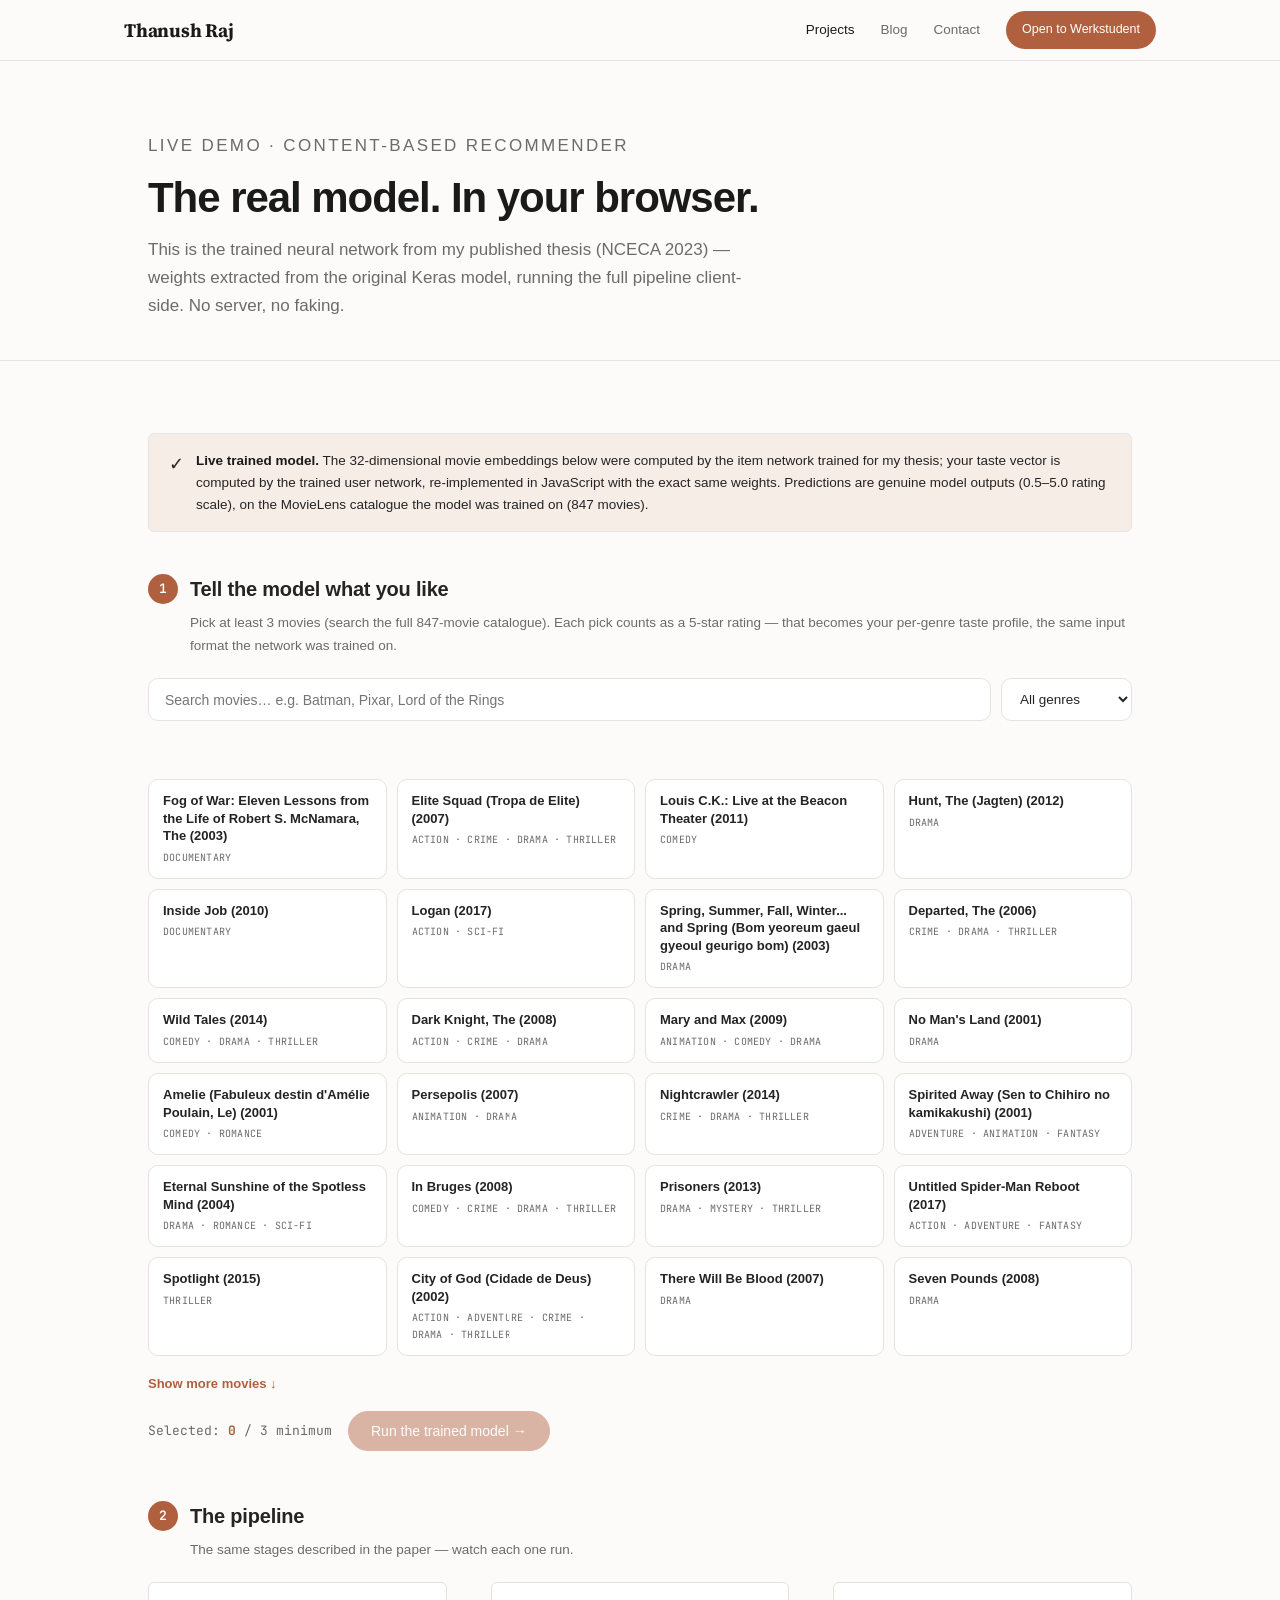
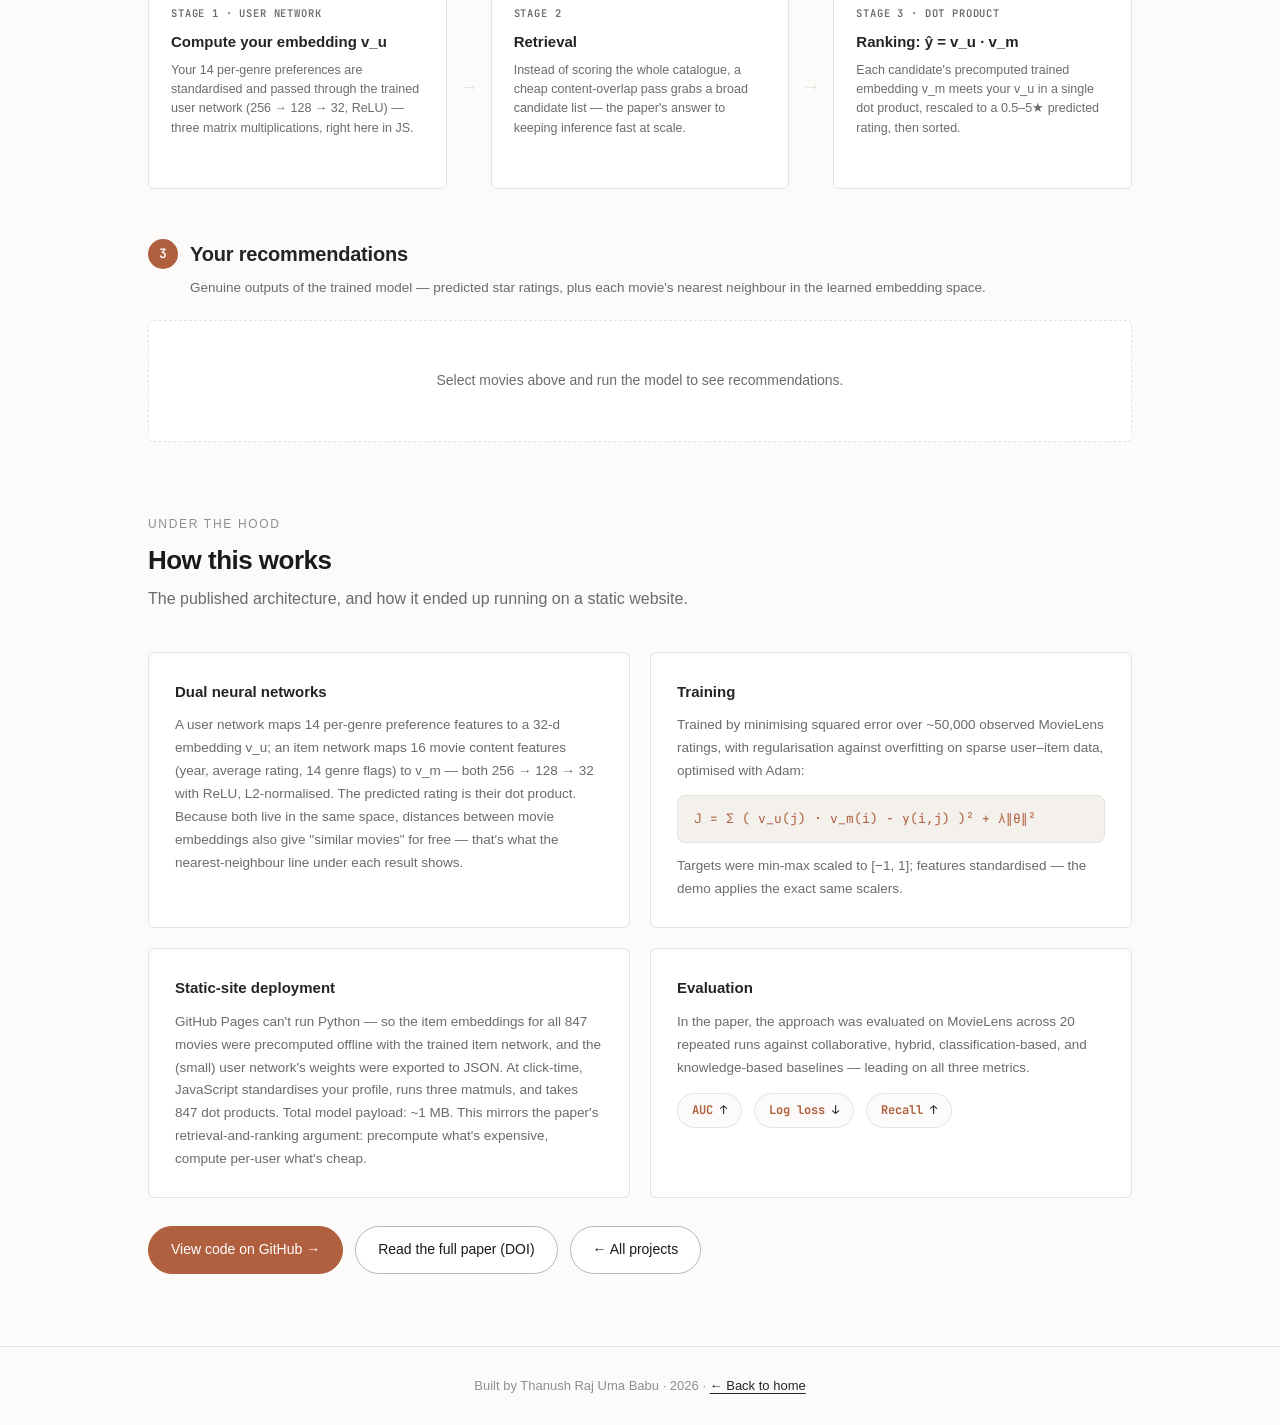
<file: projects/recommender-demo.html>
<!DOCTYPE html>
<html lang="en">
<head>
<meta charset="UTF-8">
<meta name="viewport" content="width=device-width, initial-scale=1.0">
<link rel="icon" type="image/svg+xml" href="../favicon.svg">
<title>Recommender Demo — Thanush Raj Uma Babu</title>
<meta name="description" content="The actual trained dual-network recommender from my NCECA 2023 paper, running live in your browser.">
<link rel="preconnect" href="https://fonts.googleapis.com">
<link rel="preconnect" href="https://fonts.gstatic.com" crossorigin>
<link href="https://fonts.googleapis.com/css2?family=Inter:wght@400;500;600;700&family=Source+Serif+4:ital,opsz,wght@0,8..60,400;0,8..60,600&family=JetBrains+Mono:wght@400;500;600&display=swap" rel="stylesheet">
<link rel="stylesheet" href="../assets/style.css">
<style>
.notice-live{display:flex;gap:12px;align-items:flex-start;background:var(--mint-soft);border:1px solid #E6E6E6;border-radius:var(--radius);padding:16px 20px;margin-bottom:40px;font-size:13.5px;color:#242424;line-height:1.6;}
.notice-live strong{color:#1A1A1A;}
.step-label{display:flex;align-items:center;gap:12px;margin-bottom:6px;}
.step-circle{width:30px;height:30px;border-radius:50%;background:var(--primary);color:#fff;display:flex;align-items:center;justify-content:center;font-family:var(--mono);font-size:13px;font-weight:600;flex-shrink:0;}
.step-title{font-size:20px;font-weight:800;letter-spacing:-0.01em;}
.step-sub{font-size:13.5px;color:var(--text-secondary);margin:0 0 20px 42px;}
.picker-bar{display:flex;gap:10px;margin-bottom:14px;flex-wrap:wrap;}
.search-input{flex:1;min-width:220px;padding:12px 16px;border:1.5px solid var(--border);border-radius:10px;font-family:var(--sans);font-size:14px;background:var(--surface);color:var(--text);outline:none;transition:border-color .2s;}
.search-input:focus{border-color:var(--primary);}
.genre-select{padding:12px 14px;border:1.5px solid var(--border);border-radius:10px;font-family:var(--sans);font-size:13.5px;background:var(--surface);color:var(--text);outline:none;cursor:pointer;}
.movie-grid{display:grid;grid-template-columns:repeat(auto-fill,minmax(200px,1fr));gap:10px;margin-bottom:12px;}
.movie-chip{background:var(--surface);border:1.5px solid var(--border);border-radius:10px;padding:12px 14px;cursor:pointer;transition:all .18s;user-select:none;}
.movie-chip:hover{border-color:var(--primary);}
.movie-chip.selected{border-color:var(--mint);background:var(--mint-soft);}
.movie-chip .m-title{font-size:13px;font-weight:600;line-height:1.35;}
.movie-chip .m-genres{font-family:var(--mono);font-size:10px;color:var(--text-secondary);margin-top:4px;letter-spacing:0.02em;text-transform:uppercase;}
.movie-chip.selected .m-genres{color:#1A1A1A;}
.show-more{font-size:13px;font-weight:600;color:var(--primary);background:none;border:none;cursor:pointer;padding:8px 0;margin-bottom:12px;}
.picked-strip{display:flex;gap:8px;flex-wrap:wrap;margin-bottom:14px;min-height:30px;}
.picked-pill{display:inline-flex;align-items:center;gap:8px;font-size:12px;font-weight:600;background:var(--mint-soft);color:#1A1A1A;border:1px solid #E6E6E6;padding:5px 12px;border-radius:100px;cursor:pointer;}
.picked-pill:hover{background:#EFEFEF;}
.pick-bar{display:flex;align-items:center;gap:16px;flex-wrap:wrap;margin-bottom:48px;}
.pick-count{font-family:var(--mono);font-size:13px;color:var(--text-secondary);}
.pick-count b{color:var(--mint);}
#runBtn:disabled{opacity:0.45;cursor:not-allowed;transform:none;box-shadow:none;}

.pipeline-viz{display:grid;grid-template-columns:1fr auto 1fr auto 1fr;gap:0;align-items:stretch;margin:0 0 48px 0;}
.pstage{background:var(--surface);border:1.5px solid var(--border);border-radius:var(--radius);padding:22px;transition:border-color .3s, box-shadow .3s;}
.pstage.active{border-color:var(--primary);box-shadow:0 0 0 3px var(--primary-soft);}
.pstage.done{border-color:var(--mint);}
.pstage-tag{font-family:var(--mono);font-size:10.5px;font-weight:600;letter-spacing:0.08em;text-transform:uppercase;color:var(--text-secondary);margin-bottom:6px;}
.pstage.active .pstage-tag{color:var(--primary);}
.pstage.done .pstage-tag{color:#1A1A1A;}
.pstage-title{font-size:15px;font-weight:700;margin-bottom:6px;}
.pstage-desc{font-size:12.5px;color:var(--text-secondary);line-height:1.55;}
.pstage-stat{font-family:var(--mono);font-size:12px;color:var(--primary);margin-top:10px;font-weight:600;min-height:18px;}
.parrow{display:flex;align-items:center;padding:0 12px;color:var(--border);font-size:20px;}
.pipeline-viz .parrow.lit{color:var(--mint);}

.results{display:grid;gap:10px;}
.result-row{display:flex;align-items:center;gap:16px;background:var(--surface);border:1px solid var(--border);border-radius:10px;padding:14px 18px;opacity:0;transform:translateY(8px);transition:opacity .4s, transform .4s;}
.result-row.shown{opacity:1;transform:none;}
.result-rank{font-family:var(--mono);font-size:12px;font-weight:600;color:var(--text-secondary);min-width:24px;}
.result-info{flex:1;min-width:0;}
.result-title{font-size:14.5px;font-weight:700;}
.result-why{font-size:11.5px;color:var(--text-secondary);font-family:var(--mono);margin-top:3px;}
.result-why b{color:#1A1A1A;font-weight:600;}
.result-bar-wrap{flex:1;display:flex;align-items:center;gap:12px;min-width:150px;}
.result-bar{flex:1;height:6px;border-radius:6px;background:var(--code-bg);overflow:hidden;}
.result-fill{height:100%;border-radius:6px;background:linear-gradient(90deg,var(--primary),var(--mint));width:0;transition:width .8s cubic-bezier(.2,.8,.2,1);}
.result-score{font-family:var(--mono);font-size:13px;font-weight:600;color:var(--mint);min-width:52px;text-align:right;}
.results-empty{text-align:center;padding:48px 20px;color:var(--text-secondary);font-size:14px;background:var(--surface);border:1px dashed var(--border);border-radius:var(--radius);}

.under-hood{margin-top:72px;}
.hood-grid{display:grid;grid-template-columns:1fr 1fr;gap:20px;}
.hood-card{background:var(--surface);border:1px solid var(--border);border-radius:var(--radius);padding:26px;}
.hood-card h4{font-size:15px;font-weight:700;margin-bottom:10px;display:flex;align-items:center;gap:8px;}
.hood-card p{font-size:13.5px;color:var(--text-secondary);line-height:1.7;}
.hood-formula{font-family:var(--mono);font-size:13px;background:var(--code-bg);border:1px solid var(--border);border-radius:8px;padding:12px 16px;margin:12px 0;color:var(--violet);overflow-x:auto;}
.metric-row{display:flex;gap:12px;margin-top:14px;flex-wrap:wrap;}
.metric-pill{font-family:var(--mono);font-size:12px;padding:6px 14px;border-radius:100px;border:1px solid var(--border);background:var(--bg);}
.metric-pill b{color:var(--primary);}
@media(max-width:820px){
  .pipeline-viz{grid-template-columns:1fr;gap:8px;}
  .parrow{transform:rotate(90deg);justify-content:center;padding:4px 0;}
  .hood-grid{grid-template-columns:1fr;}
  .result-row{flex-wrap:wrap;}
  .result-bar-wrap{width:100%;flex-basis:100%;}
}
</style>
<style>
:root{--bg:#fcfbf9;--surface:#fff;--primary:#B0603F;--primary-soft:rgba(176,96,63,0.12);--mint:#B0603F;--mint-soft:#f7ede7;--violet:#B0603F;--border:#e5e3de;--border-light:#efece6;--code-bg:#f4f1ec;--sans:Helvetica,Arial,sans-serif;}
body{font-family:Helvetica,Arial,sans-serif;}
.page-hero h1,.step-title,.section-title{font-family:Helvetica,Arial,sans-serif;}
.nav,.nav.dark-page,.nav.scrolled{background:rgba(252,251,249,0.96);}
.page-hero,.section.alt,.contact-section{background:var(--bg);}
.page-hero-eyebrow{color:#B0603F;}
.nav-links .werkstudent-badge{background:#B0603F;}
.nav-links .werkstudent-badge:hover{background:#9a4f32;}
.btn-primary,.btn-blue{background:#B0603F;border-color:#B0603F;}
.btn-primary:hover,.btn-blue:hover{background:#9a4f32;}
footer,.page-hero,body{background:var(--bg);}
</style>
</head>
<body>

<nav class="nav dark-page" id="nav">
  <div class="nav-inner">
    <a href="../index.html" class="nav-logo">Thanush Raj</a>
    <div class="nav-links" id="navLinks">
      <a href="../projects/index.html" class="active">Projects</a>
      <a href="../blog/index.html">Blog</a>
      <a href="../index.html#contact">Contact</a>
      <a href="../index.html#contact" class="werkstudent-badge">Open to Werkstudent</a>
    </div>
    <button class="nav-toggle" id="navToggle" aria-label="Menu"><span></span><span></span><span></span></button>
  </div>
</nav>

<header class="page-hero">
  <div class="wrap">
    <p class="page-hero-eyebrow">Live Demo · Content-Based Recommender</p>
    <h1>The real model. In your browser.</h1>
    <p>This is the trained neural network from my published thesis (NCECA 2023) — weights extracted from the original Keras model, running the full pipeline client-side. No server, no faking.</p>
  </div>
</header>

<section class="section">
  <div class="wrap">

    <div class="notice-live">
      <span style="font-size:18px;">✓</span>
      <div><strong>Live trained model.</strong> The 32-dimensional movie embeddings below were computed by the item network trained for my thesis; your taste vector is computed by the trained user network, re-implemented in JavaScript with the exact same weights. Predictions are genuine model outputs (0.5–5.0 rating scale), on the MovieLens catalogue the model was trained on (847 movies).</div>
    </div>

    <!-- STEP 1 -->
    <div class="step-label"><span class="step-circle">1</span><h2 class="step-title">Tell the model what you like</h2></div>
    <p class="step-sub">Pick at least 3 movies (search the full 847-movie catalogue). Each pick counts as a 5-star rating — that becomes your per-genre taste profile, the same input format the network was trained on.</p>
    <div class="picker-bar">
      <input type="text" class="search-input" id="searchInput" placeholder="Search movies… e.g. Batman, Pixar, Lord of the Rings">
      <select class="genre-select" id="genreSelect"><option value="">All genres</option></select>
    </div>
    <div class="picked-strip" id="pickedStrip"></div>
    <div class="movie-grid" id="movieGrid"></div>
    <button class="show-more" id="showMore">Show more movies ↓</button>
    <div class="pick-bar">
      <span class="pick-count" id="pickCount">Selected: <b>0</b> / 3 minimum</span>
      <button class="btn btn-primary" id="runBtn" disabled>Run the trained model →</button>
      <button class="btn btn-ghost" id="resetBtn" style="display:none;">Reset</button>
    </div>

    <!-- STEP 2 -->
    <div class="step-label"><span class="step-circle">2</span><h2 class="step-title">The pipeline</h2></div>
    <p class="step-sub">The same stages described in the paper — watch each one run.</p>
    <div class="pipeline-viz">
      <div class="pstage" id="stage1">
        <div class="pstage-tag">Stage 1 · User network</div>
        <div class="pstage-title">Compute your embedding v_u</div>
        <div class="pstage-desc">Your 14 per-genre preferences are standardised and passed through the trained user network (256 → 128 → 32, ReLU) — three matrix multiplications, right here in JS.</div>
        <div class="pstage-stat" id="stat1"></div>
      </div>
      <div class="parrow" id="arrow1">→</div>
      <div class="pstage" id="stage2">
        <div class="pstage-tag">Stage 2</div>
        <div class="pstage-title">Retrieval</div>
        <div class="pstage-desc">Instead of scoring the whole catalogue, a cheap content-overlap pass grabs a broad candidate list — the paper's answer to keeping inference fast at scale.</div>
        <div class="pstage-stat" id="stat2"></div>
      </div>
      <div class="parrow" id="arrow2">→</div>
      <div class="pstage" id="stage3">
        <div class="pstage-tag">Stage 3 · Dot product</div>
        <div class="pstage-title">Ranking: ŷ = v_u · v_m</div>
        <div class="pstage-desc">Each candidate's precomputed trained embedding v_m meets your v_u in a single dot product, rescaled to a 0.5–5★ predicted rating, then sorted.</div>
        <div class="pstage-stat" id="stat3"></div>
      </div>
    </div>

    <!-- STEP 3 -->
    <div class="step-label"><span class="step-circle">3</span><h2 class="step-title">Your recommendations</h2></div>
    <p class="step-sub">Genuine outputs of the trained model — predicted star ratings, plus each movie's nearest neighbour in the learned embedding space.</p>
    <div class="results" id="results">
      <div class="results-empty" id="resultsEmpty">Select movies above and run the model to see recommendations.</div>
    </div>

    <!-- UNDER THE HOOD -->
    <div class="under-hood">
      <p class="section-label">Under the hood</p>
      <h2 class="section-title" style="font-size:26px;">How this works</h2>
      <p class="section-desc">The published architecture, and how it ended up running on a static website.</p>
      <div class="hood-grid">
        <div class="hood-card reveal">
          <h4>Dual neural networks</h4>
          <p>A user network maps 14 per-genre preference features to a 32-d embedding v_u; an item network maps 16 movie content features (year, average rating, 14 genre flags) to v_m — both 256 → 128 → 32 with ReLU, L2-normalised. The predicted rating is their dot product. Because both live in the same space, distances between movie embeddings also give "similar movies" for free — that's what the nearest-neighbour line under each result shows.</p>
        </div>
        <div class="hood-card reveal">
          <h4>Training</h4>
          <p>Trained by minimising squared error over ~50,000 observed MovieLens ratings, with regularisation against overfitting on sparse user–item data, optimised with Adam:</p>
          <div class="hood-formula">J = Σ ( v_u(j) · v_m(i) − y(i,j) )² + λ‖θ‖²</div>
          <p>Targets were min-max scaled to [−1, 1]; features standardised — the demo applies the exact same scalers.</p>
        </div>
        <div class="hood-card reveal">
          <h4>Static-site deployment</h4>
          <p>GitHub Pages can't run Python — so the item embeddings for all 847 movies were precomputed offline with the trained item network, and the (small) user network's weights were exported to JSON. At click-time, JavaScript standardises your profile, runs three matmuls, and takes 847 dot products. Total model payload: ~1 MB. This mirrors the paper's retrieval-and-ranking argument: precompute what's expensive, compute per-user what's cheap.</p>
        </div>
        <div class="hood-card reveal">
          <h4>Evaluation</h4>
          <p>In the paper, the approach was evaluated on MovieLens across 20 repeated runs against collaborative, hybrid, classification-based, and knowledge-based baselines — leading on all three metrics.</p>
          <div class="metric-row">
            <span class="metric-pill"><b>AUC</b> ↑</span>
            <span class="metric-pill"><b>Log loss</b> ↓</span>
            <span class="metric-pill"><b>Recall</b> ↑</span>
          </div>
        </div>
      </div>
      <div style="margin-top:28px;display:flex;gap:12px;flex-wrap:wrap;">
        <a href="https://github.com/thanushthrony/movie-recommender" target="_blank" rel="noopener" class="btn btn-blue">View code on GitHub →</a>
        <a href="https://doi.org/10.5281/zenodo.7965018" target="_blank" rel="noopener" class="btn btn-ghost">Read the full paper (DOI)</a>
        <a href="../projects/index.html" class="btn btn-ghost">← All projects</a>
      </div>
    </div>

  </div>
</section>

<footer>
  <div class="wrap"><p>Built by Thanush Raj Uma Babu · 2026 · <a href="../index.html">← Back to home</a></p></div>
</footer>

<script src="model-data.js"></script>
<script>
const nav=document.getElementById('nav');
window.addEventListener('scroll',()=>nav.classList.toggle('scrolled',window.scrollY>40));
document.getElementById('navToggle').addEventListener('click',()=>document.getElementById('navLinks').classList.toggle('open'));
const obs=new IntersectionObserver(es=>es.forEach(e=>{if(e.isIntersecting)e.target.classList.add('visible');}),{threshold:0.1});
document.querySelectorAll('.reveal').forEach(el=>obs.observe(el));

/* ═══════════ Real trained model, in-browser ═══════════ */
const D=MODEL_DATA;
const GENRES=D.genres;

/* --- linear algebra for the user tower --- */
function matvec(W,b,x){ // W: in×out, x: in  → out
  const out=new Float64Array(b.length);
  for(let i=0;i<x.length;i++){
    const xi=x[i]; if(xi===0) continue;
    const row=W[i];
    for(let j=0;j<row.length;j++) out[j]+=xi*row[j];
  }
  for(let j=0;j<b.length;j++) out[j]+=b[j];
  return out;
}
const relu=v=>{for(let i=0;i<v.length;i++) if(v[i]<0)v[i]=0; return v;};
function userTower(x14){
  const T=D.userTower;
  let h=relu(matvec(T.W1,T.b1,x14));
  h=relu(matvec(T.W2,T.b2,h));
  let v=matvec(T.W3,T.b3,h);
  let n=0; for(let i=0;i<v.length;i++) n+=v[i]*v[i];
  n=Math.sqrt(n)||1;
  for(let i=0;i<v.length;i++) v[i]/=n;
  return v;
}
const dot=(a,b)=>{let s=0;for(let i=0;i<a.length;i++)s+=a[i]*b[i];return s;};
const unscaleY=s=>((s+1)/2)*(D.target.max-D.target.min)+D.target.min;

/* --- picker UI --- */
const grid=document.getElementById('movieGrid');
const searchInput=document.getElementById('searchInput');
const genreSelect=document.getElementById('genreSelect');
const pickedStrip=document.getElementById('pickedStrip');
const selected=new Map(); // idx -> movie
let visibleLimit=24;

GENRES.forEach(g=>{const o=document.createElement('option');o.value=g;o.textContent=g;genreSelect.appendChild(o);});

// stable "interesting first" order: by avg rating desc
const order=D.movies.map((m,i)=>i).sort((a,b)=>D.movies[b].r-D.movies[a].r);

function matches(m,q,g){
  if(g && !m.g.includes(g)) return false;
  if(q && !m.t.toLowerCase().includes(q)) return false;
  return true;
}
function renderGrid(){
  const q=searchInput.value.trim().toLowerCase();
  const g=genreSelect.value;
  grid.innerHTML='';
  let shown=0, total=0;
  for(const i of order){
    const m=D.movies[i];
    if(!matches(m,q,g)) continue;
    total++;
    if(shown>=visibleLimit) continue;
    shown++;
    const d=document.createElement('div');
    d.className='movie-chip'+(selected.has(i)?' selected':'');
    d.setAttribute('role','button');d.setAttribute('tabindex','0');
    d.innerHTML=`<div class="m-title">${m.t}</div><div class="m-genres">${m.g.replace(/\|/g,' · ')}</div>`;
    const toggle=()=>{
      if(selected.has(i)) selected.delete(i); else selected.set(i,m);
      renderGrid(); renderPicked(); updateCount();
    };
    d.addEventListener('click',toggle);
    d.addEventListener('keydown',e=>{if(e.key==='Enter'||e.key===' '){e.preventDefault();toggle();}});
    grid.appendChild(d);
  }
  document.getElementById('showMore').style.display = total>shown ? 'block':'none';
  if(total===0) grid.innerHTML='<div style="grid-column:1/-1;color:var(--text-secondary);font-size:13px;padding:16px 4px;">No matches — try a different search. The catalogue covers MovieLens titles from ~2000–2016.</div>';
}
function renderPicked(){
  pickedStrip.innerHTML='';
  selected.forEach((m,i)=>{
    const p=document.createElement('span');
    p.className='picked-pill';
    p.innerHTML=`★ ${m.t} <b>×</b>`;
    p.title='Remove';
    p.addEventListener('click',()=>{selected.delete(i);renderGrid();renderPicked();updateCount();});
    pickedStrip.appendChild(p);
  });
}
function updateCount(){
  document.getElementById('pickCount').innerHTML=`Selected: <b>${selected.size}</b> / 3 minimum`;
  document.getElementById('runBtn').disabled=selected.size<3;
}
searchInput.addEventListener('input',()=>{visibleLimit=24;renderGrid();});
genreSelect.addEventListener('change',()=>{visibleLimit=24;renderGrid();});
document.getElementById('showMore').addEventListener('click',()=>{visibleLimit+=24;renderGrid();});
renderGrid();

/* --- pipeline --- */
const sleep=ms=>new Promise(r=>setTimeout(r,ms));
document.getElementById('runBtn').addEventListener('click',runPipeline);
document.getElementById('resetBtn').addEventListener('click',()=>{
  selected.clear();renderGrid();renderPicked();updateCount();
  ['stage1','stage2','stage3'].forEach(id=>document.getElementById(id).classList.remove('active','done'));
  ['stat1','stat2','stat3'].forEach(id=>document.getElementById(id).textContent='');
  ['arrow1','arrow2'].forEach(id=>document.getElementById(id).classList.remove('lit'));
  document.getElementById('results').innerHTML='<div class="results-empty">Select movies above and run the model to see recommendations.</div>';
  document.getElementById('resetBtn').style.display='none';
  window.scrollTo({top:0,behavior:'smooth'});
});

async function runPipeline(){
  const btn=document.getElementById('runBtn');
  btn.disabled=true;
  const results=document.getElementById('results');
  results.innerHTML='';

  /* Stage 1: user profile -> trained user network */
  const s1=document.getElementById('stage1');
  s1.classList.remove('done');s1.classList.add('active');
  window.scrollTo({top:s1.getBoundingClientRect().top+window.scrollY-window.innerHeight/2+100,behavior:'smooth'});
  await sleep(750);
  // per-genre preference: liked movies count as 5★ ratings → genre average = 5.0 where present, 0 where unrated (training convention)
  const gpref=new Array(GENRES.length).fill(0);
  selected.forEach(m=>m.gv.forEach((flag,gi)=>{if(flag)gpref[gi]=5.0;}));
  // standardise with the training scaler, then run the trained tower
  const x=gpref.map((v,i)=>(v-D.userScaler.mean[i])/D.userScaler.scale[i]);
  const vu=userTower(x);
  const likedGenres=GENRES.filter((g,i)=>gpref[i]>0);
  document.getElementById('stat1').textContent=`v_u computed (32-d) · signals: ${likedGenres.slice(0,4).join(', ')}${likedGenres.length>4?'…':''}`;
  s1.classList.remove('active');s1.classList.add('done');
  document.getElementById('arrow1').classList.add('lit');

  /* Stage 2: retrieval by content overlap */
  const s2=document.getElementById('stage2');
  s2.classList.add('active');
  await sleep(750);
  const selIdx=new Set(selected.keys());
  const candidates=D.movies.map((m,i)=>{
    let ov=0; m.gv.forEach((f,gi)=>{if(f&&gpref[gi]>0)ov++;});
    return {i,ov};
  }).filter(c=>!selIdx.has(c.i)&&c.ov>0)
    .sort((a,b)=>b.ov-a.ov)
    .slice(0,80);
  document.getElementById('stat2').textContent=`${D.movies.length} movies → ${candidates.length} candidates retrieved`;
  s2.classList.remove('active');s2.classList.add('done');
  document.getElementById('arrow2').classList.add('lit');

  /* Stage 3: rank with the trained model */
  const s3=document.getElementById('stage3');
  s3.classList.add('active');
  await sleep(750);
  const ranked=candidates.map(c=>{
    const pred=Math.min(5,Math.max(0.5,unscaleY(dot(vu,D.vm[c.i]))));
    return {...c,pred};
  }).sort((a,b)=>b.pred-a.pred).slice(0,10);
  document.getElementById('stat3').textContent=`${candidates.length} dot products · sorted by predicted ★`;
  s3.classList.remove('active');s3.classList.add('done');

  /* nearest trained-embedding neighbour for each result */
  function nearest(idx){
    let best=-1,bd=Infinity;
    const v=D.vm[idx];
    for(let j=0;j<D.vm.length;j++){
      if(j===idx) continue;
      let d2=0; const u=D.vm[j];
      for(let k=0;k<32;k++){const df=v[k]-u[k];d2+=df*df;}
      if(d2<bd){bd=d2;best=j;}
    }
    return D.movies[best];
  }

  await sleep(300);
  window.scrollTo({top:results.getBoundingClientRect().top+window.scrollY-160,behavior:'smooth'});
  ranked.forEach((r,idx)=>{
    const m=D.movies[r.i];
    const nn=nearest(r.i);
    const row=document.createElement('div');
    row.className='result-row';
    const pct=Math.round(((r.pred-0.5)/4.5)*100);
    row.innerHTML=`
      <span class="result-rank">#${idx+1}</span>
      <div class="result-info">
        <div class="result-title">${m.t}</div>
        <div class="result-why">${m.g.replace(/\|/g,' · ')} &nbsp;·&nbsp; closest in embedding space: <b>${nn.t}</b></div>
      </div>
      <div class="result-bar-wrap">
        <div class="result-bar"><div class="result-fill" data-w="${pct}"></div></div>
        <span class="result-score">★ ${r.pred.toFixed(2)}</span>
      </div>`;
    results.appendChild(row);
    setTimeout(()=>{
      row.classList.add('shown');
      row.querySelector('.result-fill').style.width=row.querySelector('.result-fill').dataset.w+'%';
    },idx*120+100);
  });

  document.getElementById('resetBtn').style.display='inline-flex';
  btn.disabled=selected.size<3;
}
</script>
</body>
</html>
</file>
<file: assets/style.css>
/* ═══ Thanush Raj — minimal editorial design system ═══ */
*,*::before,*::after{box-sizing:border-box;margin:0;padding:0;}
:root{
  --bg:#FFFFFF;
  --surface:#FFFFFF;
  /* monochrome remapping — legacy color vars resolve to ink/gray so all pages restyle */
  --hero-from:#1A1A1A;
  --hero-to:#1A1A1A;
  --primary:#1A1A1A;
  --primary-soft:#F5F5F5;
  --mint:#1A1A1A;
  --mint-soft:#F5F5F5;
  --amber:#8F8F8F;
  --amber-soft:#F7F7F7;
  --coral:#8F8F8F;
  --coral-soft:#F7F7F7;
  --violet:#1A1A1A;
  --violet-soft:#F5F5F5;
  --text:#242424;
  --ink:#1A1A1A;
  --text-secondary:#6B6B6B;
  --faint:#8F8F8F;
  --border:#E6E6E6;
  --border-light:#F0F0F0;
  --code-bg:#F7F7F7;
  --radius:6px;
  --radius-lg:8px;
  --shadow:none;
  --shadow-lg:none;
  --mono:'JetBrains Mono', ui-monospace, monospace;
  --sans:'Inter', -apple-system, BlinkMacSystemFont, sans-serif;
  --serif:'Source Serif 4', Georgia, 'Times New Roman', serif;
  --max-w:1032px;
  --prose-w:680px;
  --section-py:72px;
}
html{scroll-behavior:smooth;-webkit-font-smoothing:antialiased;text-rendering:optimizeLegibility;}
body{font-family:var(--serif);color:var(--text);background:var(--bg);line-height:1.7;font-size:16px;}
a{color:inherit;text-decoration:none;}
img{max-width:100%;display:block;}
.wrap{max-width:var(--max-w);margin:0 auto;padding:0 24px;}
.prose{max-width:var(--prose-w);}

/* ─── Navigation: always light, thin rule ─── */
.nav{position:fixed;top:0;left:0;right:0;z-index:100;padding:0 24px;background:rgba(255,255,255,0.96);backdrop-filter:blur(8px);-webkit-backdrop-filter:blur(8px);border-bottom:1px solid var(--border);}
.nav.dark-page{background:rgba(255,255,255,0.96);}
.nav.scrolled{background:rgba(255,255,255,0.98);box-shadow:none;}
.nav-inner{max-width:var(--max-w);margin:0 auto;display:flex;align-items:center;justify-content:space-between;height:60px;}
.nav-logo{font-family:var(--serif);font-weight:700;font-size:19px;letter-spacing:-0.01em;color:var(--ink);}
.nav.scrolled .nav-logo{color:var(--ink);}
.nav-logo span{color:var(--ink);}
.nav-links{display:flex;gap:26px;align-items:center;}
.nav-links a{font-family:var(--sans);font-size:13.5px;font-weight:400;color:var(--text-secondary);transition:color .2s;}
.nav.scrolled .nav-links a{color:var(--text-secondary);}
.nav-links a:hover{color:var(--ink);}
.nav-links a.active{color:var(--ink);font-weight:500;}
.nav.scrolled .nav-links a.active{color:var(--ink);font-weight:500;}
.nav-links .werkstudent-badge{font-family:var(--sans);font-size:12.5px;font-weight:500;letter-spacing:0;padding:8px 16px;border-radius:99px;background:var(--ink);color:#fff !important;transition:background .2s;}
.nav-links .werkstudent-badge:hover{background:#000;transform:none;}
.nav-toggle{display:none;background:none;border:none;cursor:pointer;padding:8px;}
.nav-toggle span{display:block;width:20px;height:1.5px;margin:5px 0;background:var(--ink);}
.nav.scrolled .nav-toggle span{background:var(--ink);}

/* ─── Page hero: white, editorial ─── */
.page-hero{background:#fff;padding:132px 0 40px;border-bottom:1px solid var(--border);position:relative;overflow:visible;}
.page-hero::before{display:none;}
.page-hero-eyebrow{font-family:var(--sans);font-size:12px;font-weight:500;letter-spacing:0.14em;text-transform:uppercase;color:var(--faint);margin-bottom:14px;}
.page-hero h1{font-family:var(--sans);font-size:clamp(30px,4.6vw,42px);font-weight:700;color:var(--ink);letter-spacing:-0.025em;line-height:1.15;margin-bottom:14px;}
.page-hero p{font-size:17px;color:var(--text-secondary);max-width:600px;line-height:1.65;}

/* ─── Sections ─── */
.section{padding:var(--section-py) 0;}
.section.alt{background:#fff;border-top:1px solid var(--border);}
.section-label{font-family:var(--sans);font-size:12px;font-weight:500;letter-spacing:0.14em;text-transform:uppercase;color:var(--faint);margin-bottom:10px;}
.section-title{font-family:var(--sans);font-size:26px;font-weight:700;letter-spacing:-0.02em;margin-bottom:8px;line-height:1.25;color:var(--ink);}
.section-desc{font-size:16px;color:var(--text-secondary);max-width:600px;margin-bottom:40px;}

/* ─── Buttons: black pills ─── */
.btn{display:inline-flex;align-items:center;gap:8px;padding:11px 22px;border-radius:99px;font-family:var(--sans);font-size:14px;font-weight:500;cursor:pointer;transition:background .2s,border-color .2s,color .2s;border:1px solid var(--ink);}
.btn-primary,.btn-blue{background:var(--ink);color:#fff;}
.btn-primary:hover,.btn-blue:hover{background:#000;transform:none;box-shadow:none;}
.btn-outline{background:transparent;color:var(--ink);border:1px solid #B8B8B8;}
.btn-outline:hover{border-color:var(--ink);background:transparent;}
.btn-ghost{background:#fff;color:var(--ink);border:1px solid #B8B8B8;}
.btn-ghost:hover{border-color:var(--ink);color:var(--ink);}

/* ─── Cards → quiet bordered blocks ─── */
.card{background:#fff;border:1px solid var(--border);border-radius:var(--radius-lg);padding:26px;transition:border-color .2s;}
.card:hover{border-color:#C9C9C9;box-shadow:none;}
a.card:hover{transform:none;}
.tag{font-family:var(--sans);font-size:11px;font-weight:500;letter-spacing:0.1em;text-transform:uppercase;padding:0;border-radius:0;display:inline-block;background:none !important;}
.tag-blue,.tag-mint,.tag-violet,.tag-amber,.tag-coral{color:var(--faint);}
.tag-muted{color:var(--faint);}

/* ─── Contact & footer: quiet ─── */
.contact-section{background:#fff;color:var(--text);padding:80px 0;border-top:1px solid var(--border);position:relative;overflow:visible;}
.contact-section::before{display:none;}
.contact-inner{position:relative;text-align:center;}
.contact-section .section-label{color:var(--faint);}
.contact-section .section-title{color:var(--ink);margin-bottom:8px;font-family:var(--sans);}
.contact-section .section-desc{color:var(--text-secondary);margin:0 auto 32px;text-align:center;}
.contact-links{display:flex;justify-content:center;gap:10px;flex-wrap:wrap;}
.contact-link{display:flex;align-items:center;gap:9px;padding:11px 20px;border-radius:99px;background:#fff;border:1px solid #B8B8B8;font-family:var(--sans);font-size:14px;font-weight:400;color:var(--text);transition:border-color .2s;}
.contact-link:hover{background:#fff;border-color:var(--ink);color:var(--ink);transform:none;}
.contact-link svg{opacity:0.55;}
footer{padding:28px 0;text-align:center;font-family:var(--sans);font-size:13px;color:var(--faint);border-top:1px solid var(--border);}
footer a{color:var(--text);font-weight:400;text-decoration:underline;text-underline-offset:3px;}

/* ─── Motion: keep it still ─── */
.reveal{opacity:1;transform:none;transition:none;}
.reveal.visible{opacity:1;transform:none;}
@media (prefers-reduced-motion: reduce){
  html{scroll-behavior:auto;}
  *{animation-duration:0.001s !important;}
}

/* ─── Responsive nav ─── */
.nav-logo,.nav-links a{white-space:nowrap;}
@media(max-width:1020px){
  .nav-links{display:none;position:fixed;top:60px;left:0;right:0;background:#fff;flex-direction:column;padding:22px;gap:16px;border-bottom:1px solid var(--border);}
  .nav-links.open{display:flex;}
  .nav.scrolled .nav-links{background:#fff;}
  .nav-toggle{display:block;}
}
@media(max-width:768px){
  :root{--section-py:52px;}
  .page-hero{padding:104px 0 32px;}
  .contact-links{flex-direction:column;align-items:center;}
}
</file>
